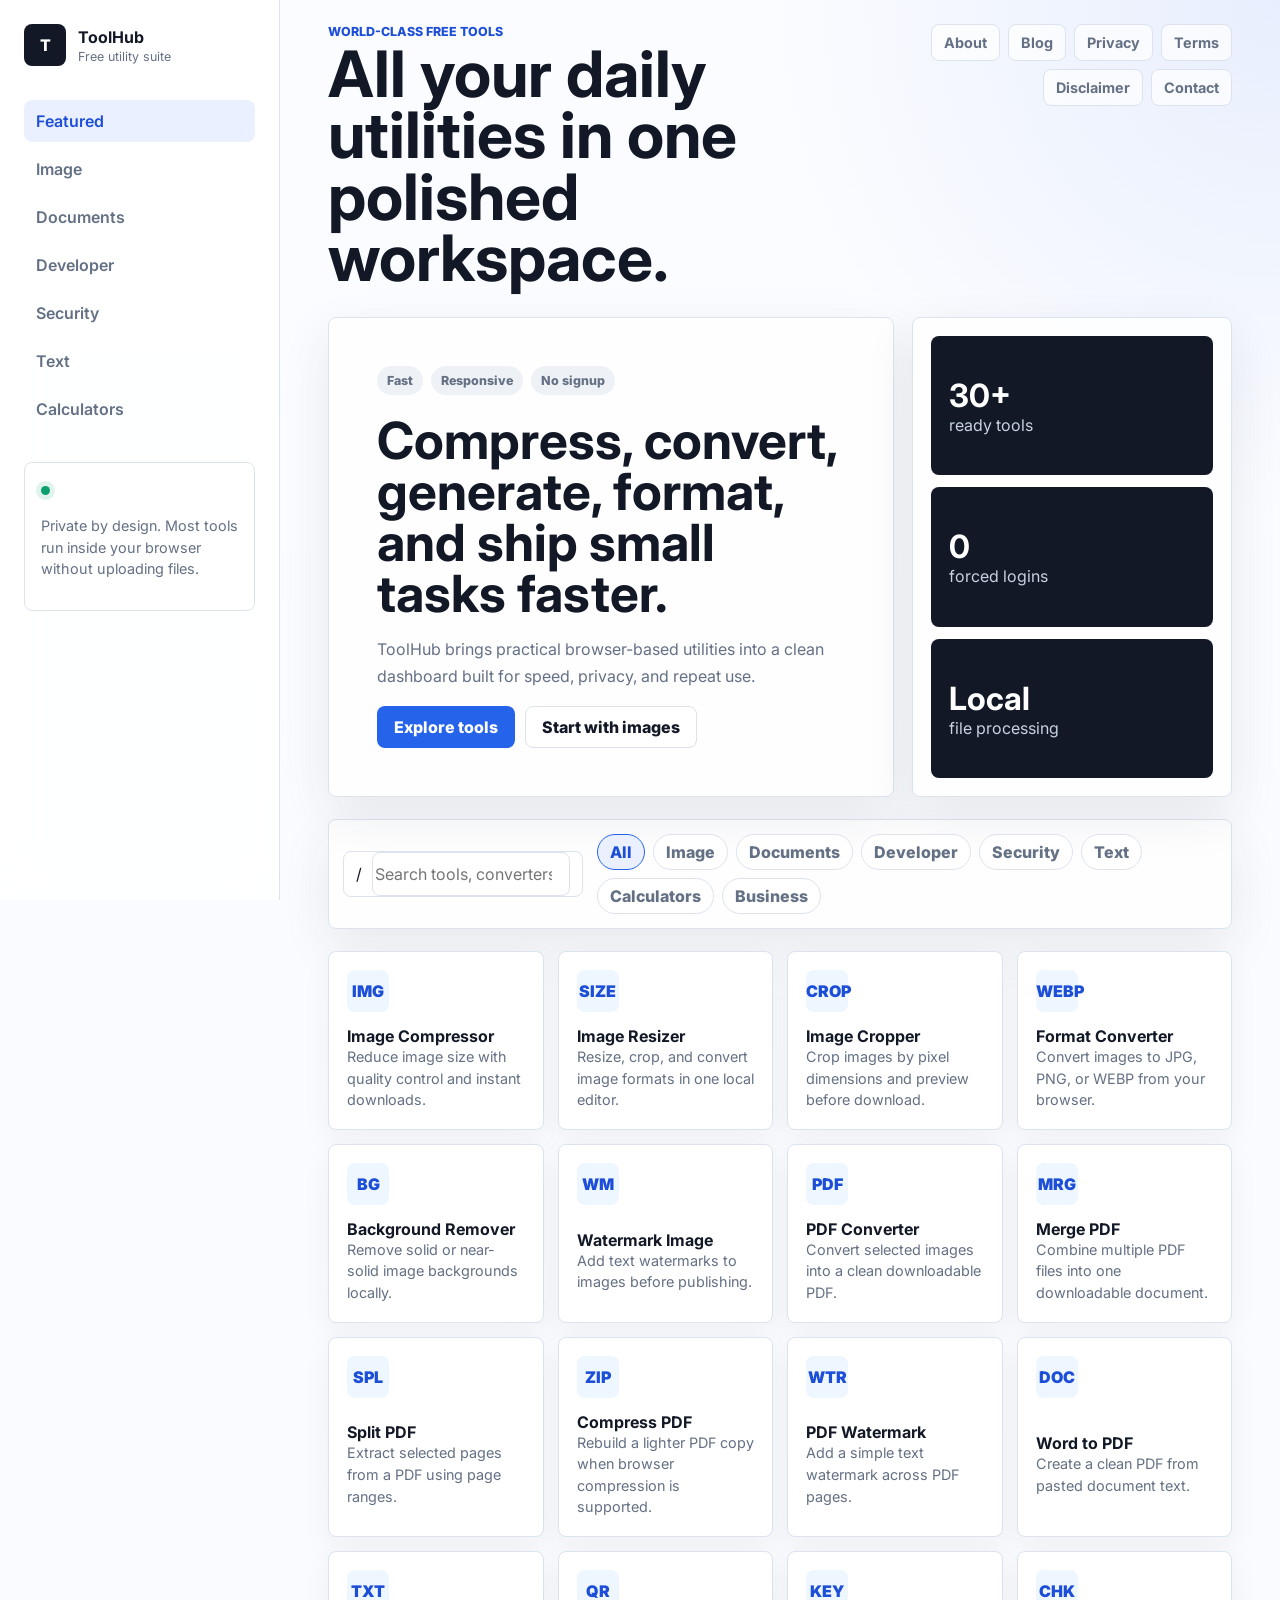
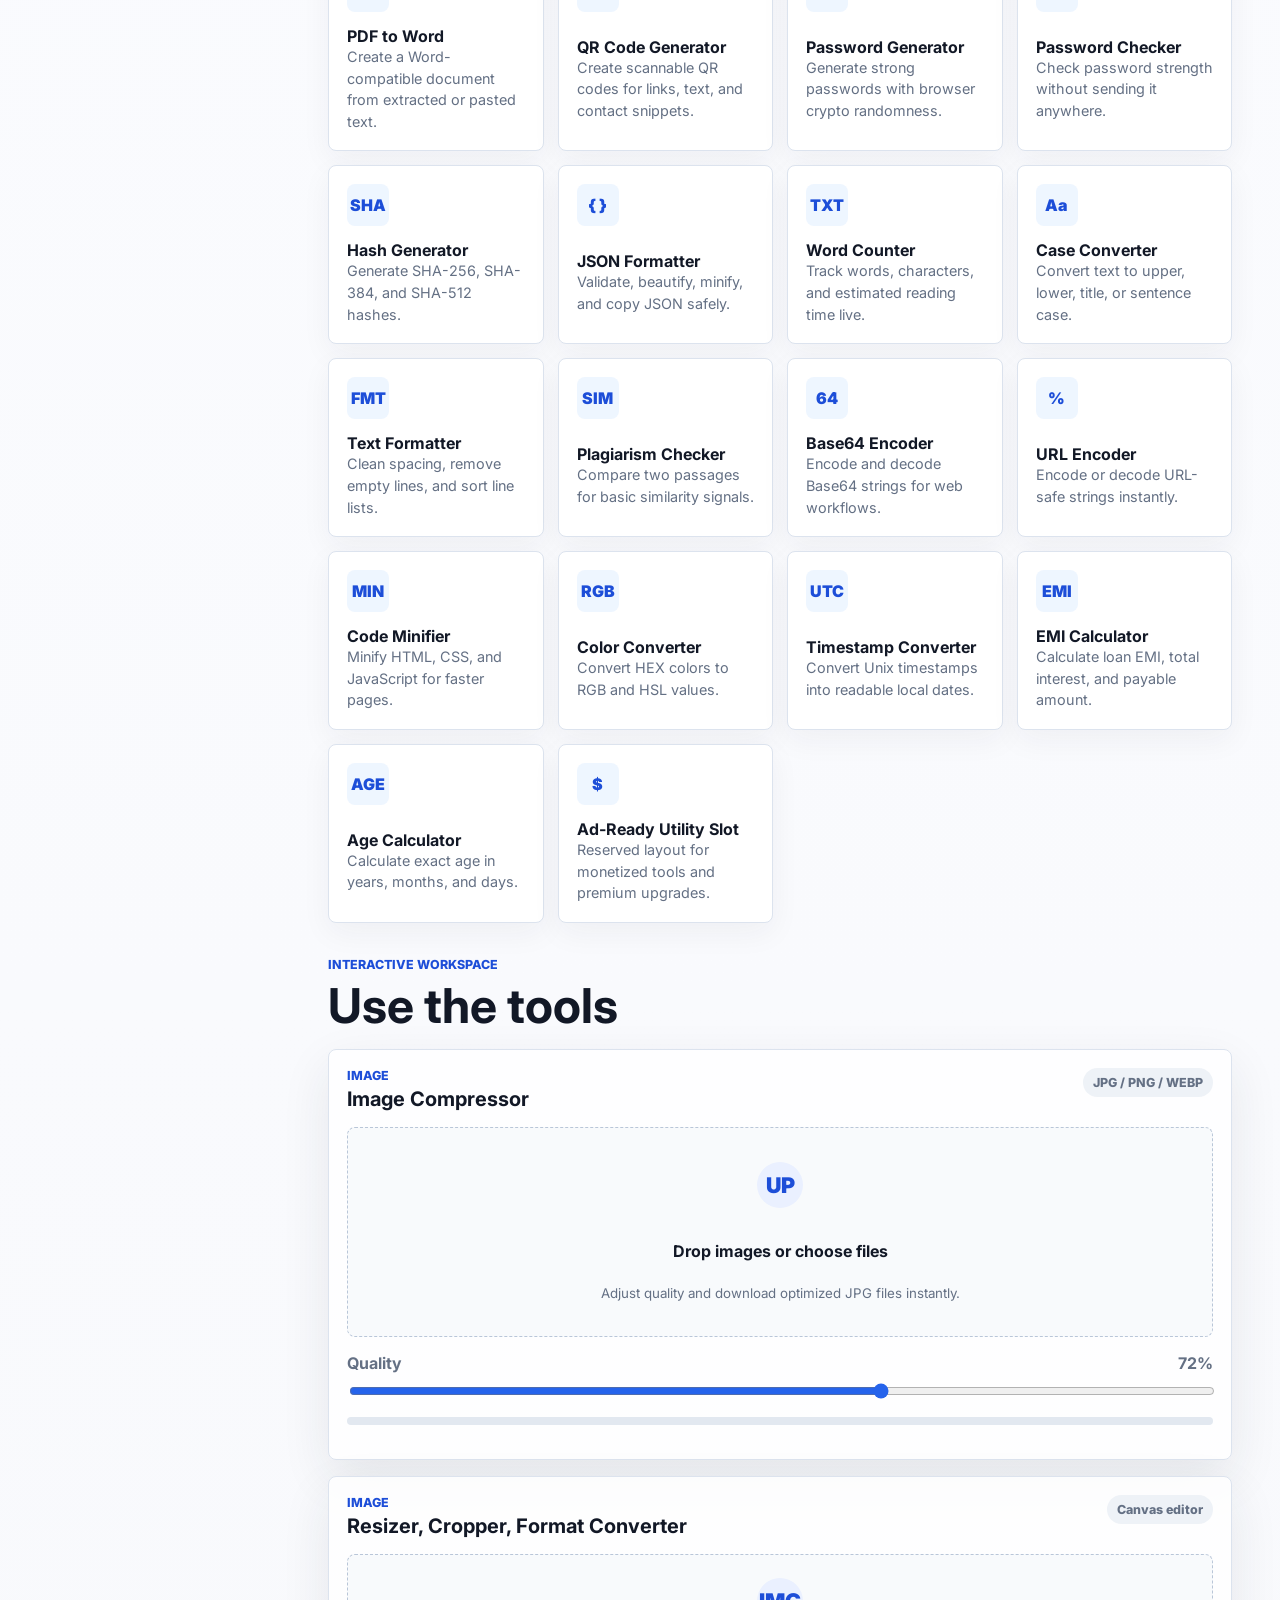
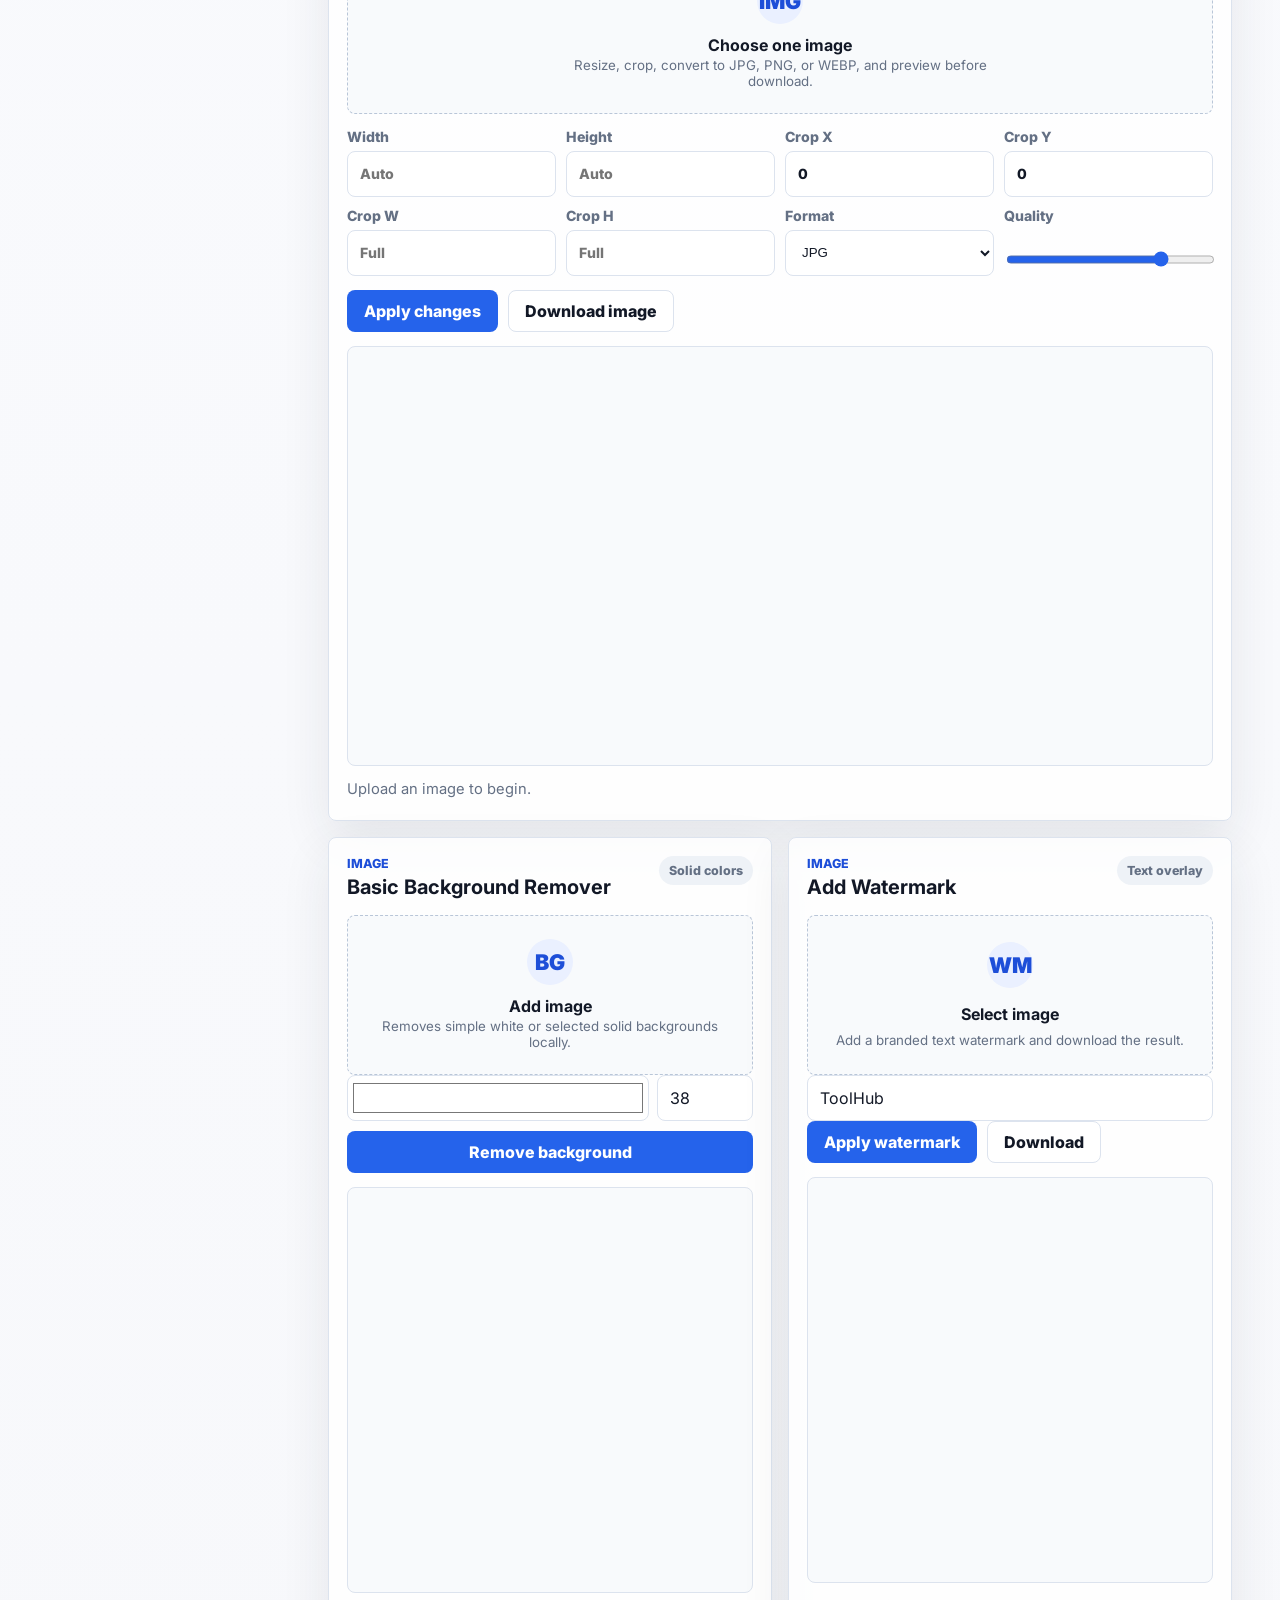
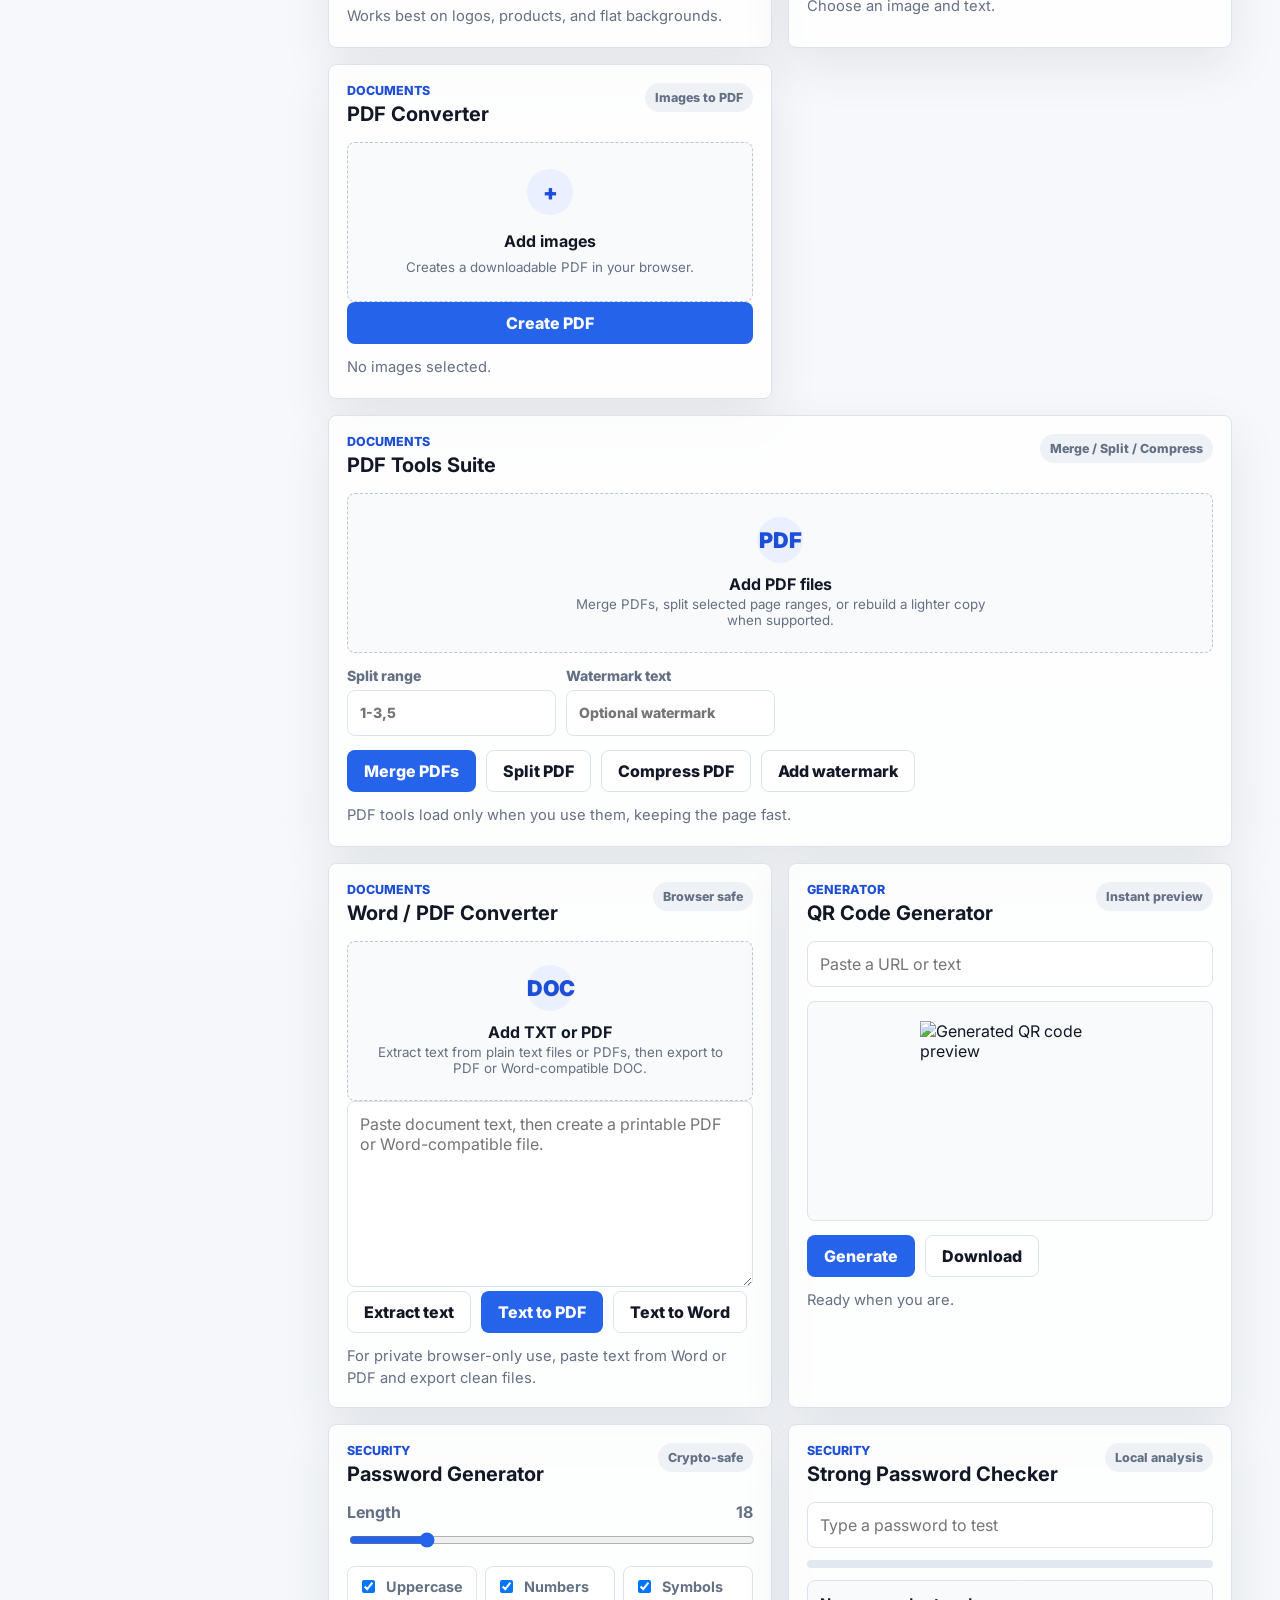
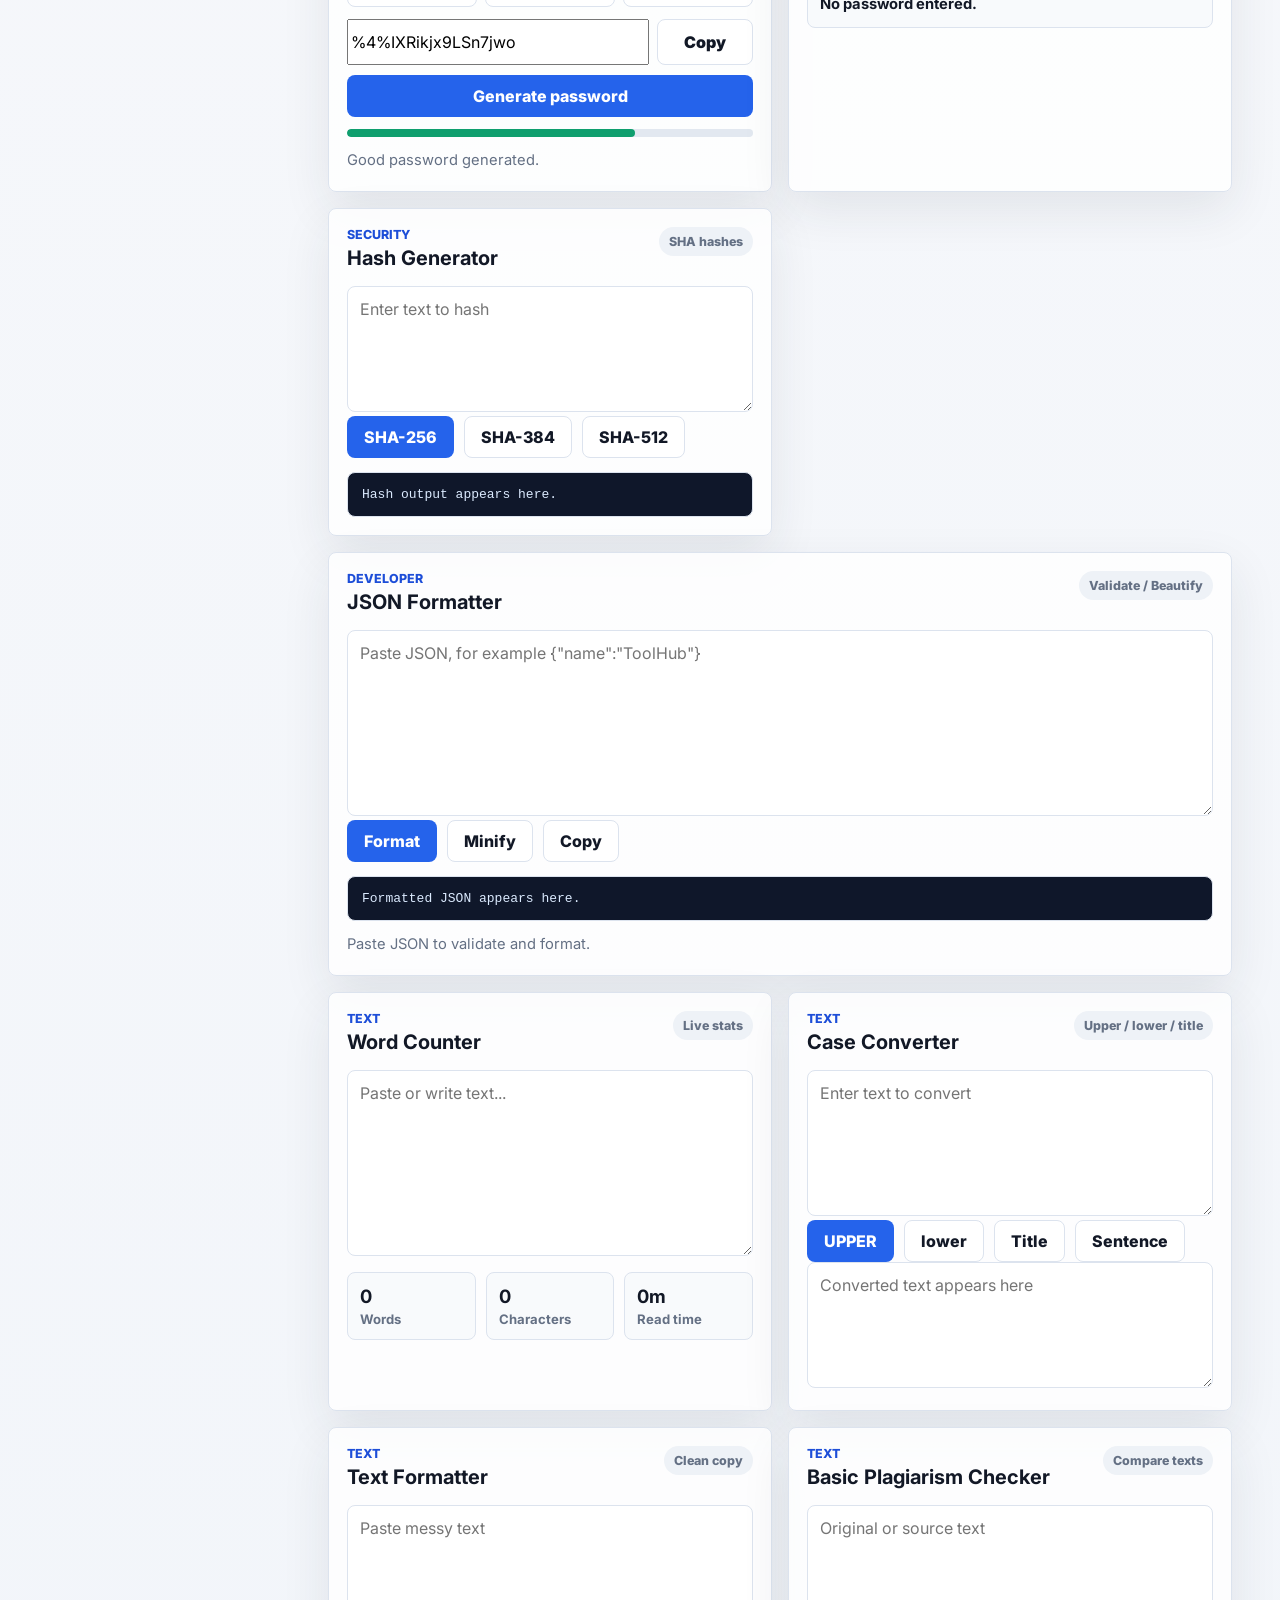
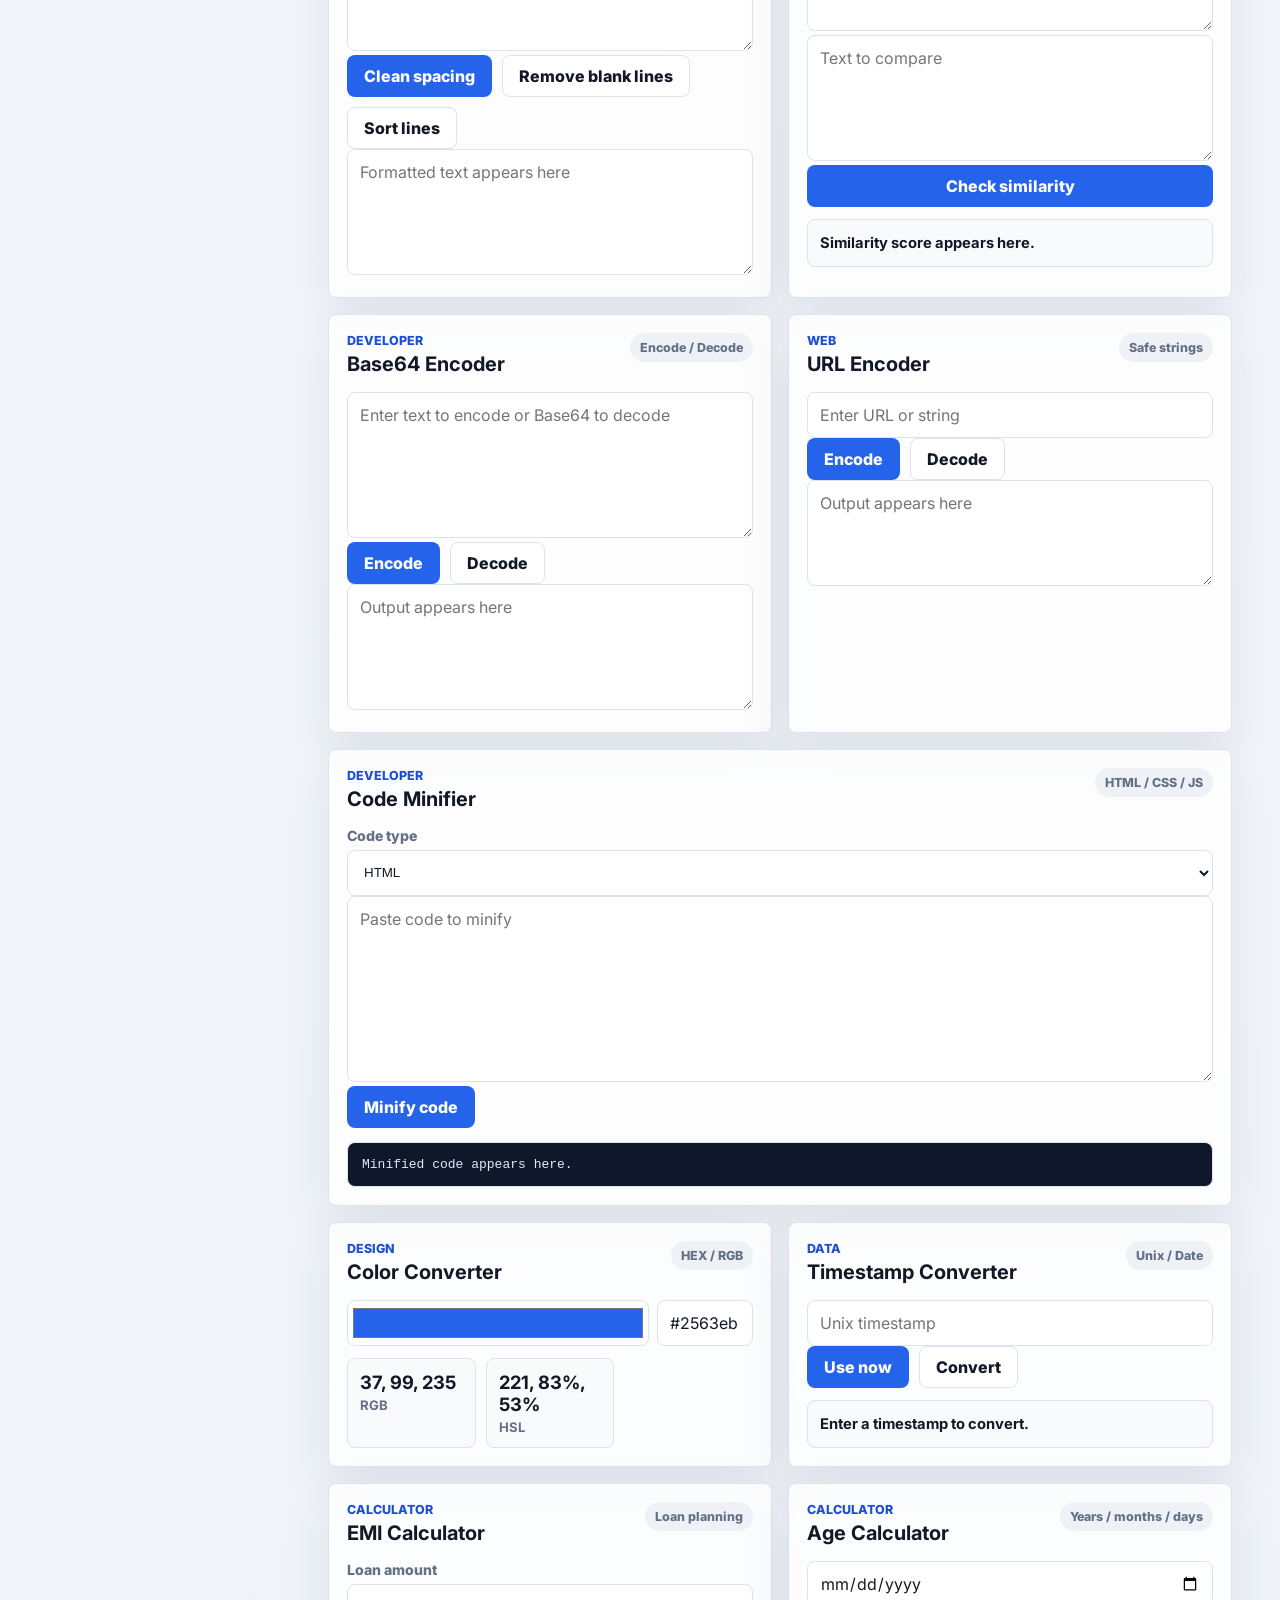
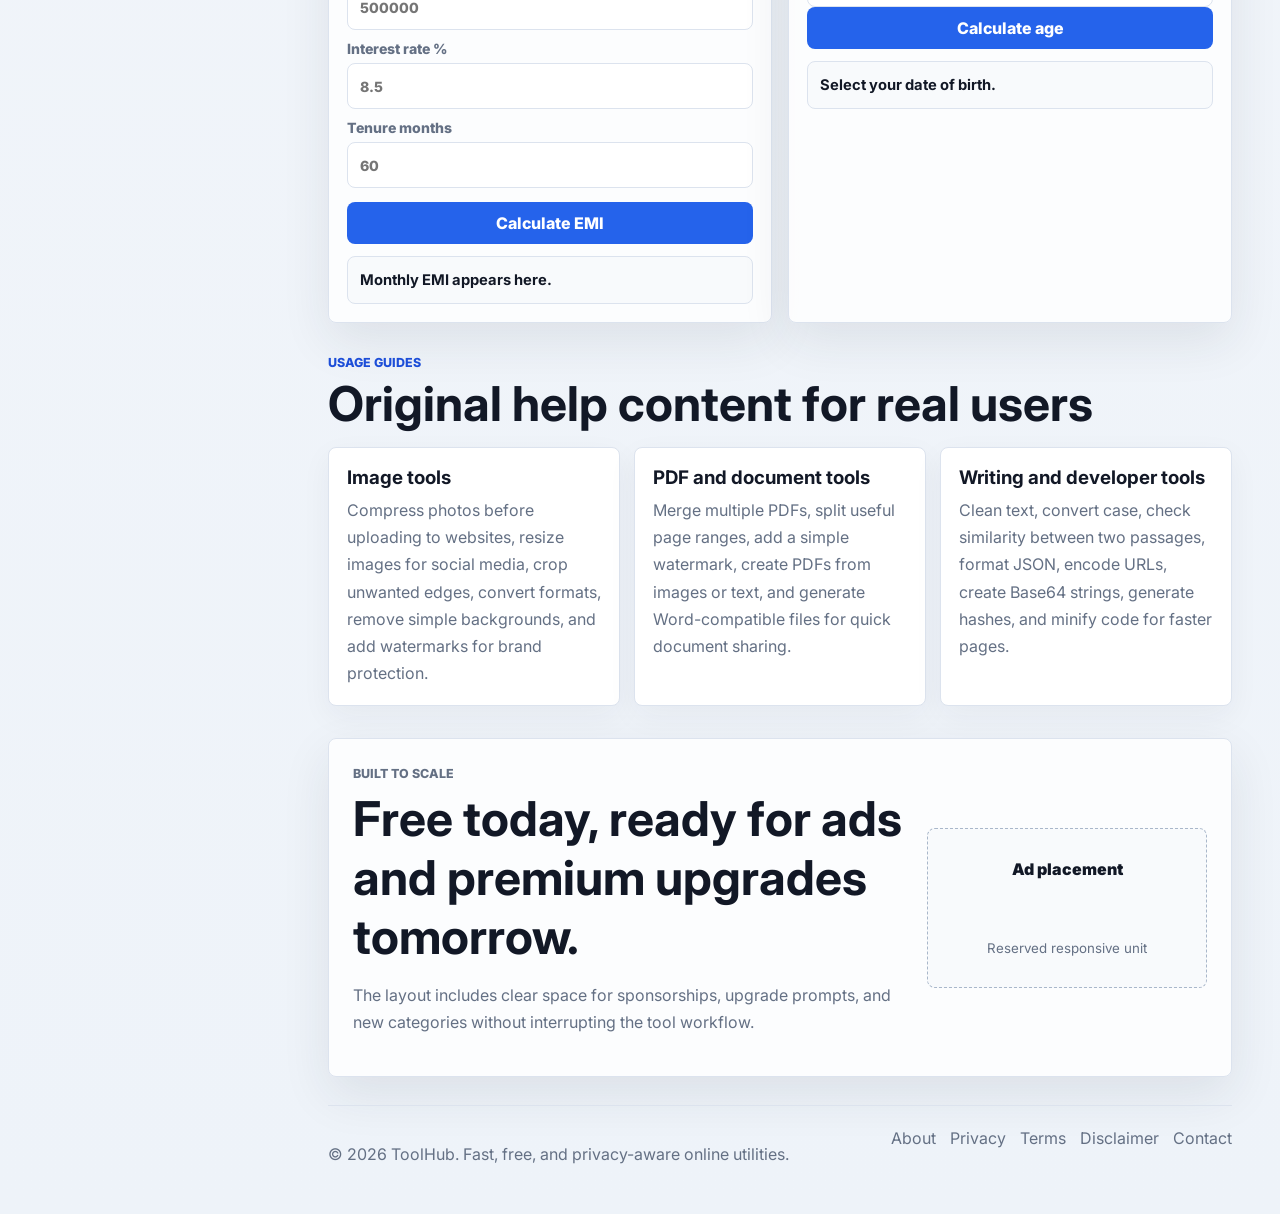
<file: index.html>
<!DOCTYPE html>
<html lang="en">
<head>
  <meta name="google-site-verification" content="sC6EMgTx3QnPUbtVfBdXi7U3Jny3ZBbtaTSs6-z-Xy4" />
  <meta name="google-adsense-account" content="ca-pub-8626625213914673">
  <meta charset="UTF-8">
  <meta name="viewport" content="width=device-width, initial-scale=1.0">
  <meta name="description" content="ToolHub is a premium free online tool hub for image compression, PDF conversion, QR codes, passwords, JSON formatting, text utilities, and more.">
  <title>ToolHub - Premium Free Online Tools</title>
  <link rel="preconnect" href="https://fonts.googleapis.com">
  <link rel="preconnect" href="https://fonts.gstatic.com" crossorigin>
  <link href="https://fonts.googleapis.com/css2?family=Inter:wght@400;500;600;700;800&display=swap" rel="stylesheet">
  <link rel="stylesheet" href="style.css">
</head>
<body>
  <div class="app-shell">
    <aside class="sidebar" aria-label="Primary navigation">
      <a class="brand" href="index.html" aria-label="ToolHub home">
        <span class="brand-mark">T</span>
        <span>
          <strong>ToolHub</strong>
          <small>Free utility suite</small>
        </span>
      </a>

      <nav class="side-nav" aria-label="Tool categories">
        <a href="#featured" class="active">Featured</a>
        <a href="#image-compressor">Image</a>
        <a href="#pdf-converter">Documents</a>
        <a href="#json-formatter">Developer</a>
        <a href="#password-generator">Security</a>
        <a href="#word-counter">Text</a>
        <a href="#emi-calculator">Calculators</a>
      </nav>

      <div class="sidebar-panel">
        <span class="status-dot"></span>
        <p>Private by design. Most tools run inside your browser without uploading files.</p>
      </div>
    </aside>

    <main class="main">
      <header class="topbar">
        <div>
          <p class="eyebrow">World-class free tools</p>
          <h1>All your daily utilities in one polished workspace.</h1>
        </div>
        <nav class="top-links" aria-label="Site pages">
          <a href="about.html">About</a>
          <a href="blog.html">Blog</a>
          <a href="privacy.html">Privacy</a>
          <a href="terms.html">Terms</a>
          <a href="disclaimer.html">Disclaimer</a>
          <a href="contact.html">Contact</a>
        </nav>
      </header>

      <section class="hero-grid" id="featured">
        <div class="hero-copy">
          <div class="trust-row" aria-label="Platform benefits">
            <span>Fast</span>
            <span>Responsive</span>
            <span>No signup</span>
          </div>
          <h2>Compress, convert, generate, format, and ship small tasks faster.</h2>
          <p>ToolHub brings practical browser-based utilities into a clean dashboard built for speed, privacy, and repeat use.</p>
          <div class="hero-actions">
            <a class="button primary" href="#tool-grid">Explore tools</a>
            <a class="button ghost" href="#image-compressor">Start with images</a>
          </div>
        </div>
        <div class="metrics-panel" aria-label="Platform summary">
          <div>
            <strong>30+</strong>
            <span>ready tools</span>
          </div>
          <div>
            <strong>0</strong>
            <span>forced logins</span>
          </div>
          <div>
            <strong>Local</strong>
            <span>file processing</span>
          </div>
        </div>
      </section>

      <section class="toolbar" aria-label="Tool search and filters">
        <div class="search-wrap">
          <span aria-hidden="true">/</span>
          <input id="toolSearch" type="search" placeholder="Search tools, converters, generators..." autocomplete="off">
        </div>
        <div class="filter-chips" id="categoryFilters" aria-label="Filter tools"></div>
      </section>

      <section class="tool-catalog" id="tool-grid" aria-label="Available tools"></section>

      <section class="workspace-section">
        <div class="section-heading">
          <p class="eyebrow">Interactive workspace</p>
          <h2>Use the tools</h2>
        </div>

        <div class="tool-workspace">
          <article class="tool-panel wide" id="image-compressor" data-tool-panel="image-tools">
            <div class="panel-heading">
              <div>
                <p class="eyebrow">Image</p>
                <h3>Image Compressor</h3>
              </div>
              <span class="tool-badge">JPG / PNG / WEBP</span>
            </div>
            <label class="drop-zone" id="imageDrop">
              <input type="file" id="imageInput" accept="image/*" multiple>
              <span class="drop-icon">UP</span>
              <strong>Drop images or choose files</strong>
              <small>Adjust quality and download optimized JPG files instantly.</small>
            </label>
            <div class="control-row">
              <label for="qualityRange">Quality <strong id="qualityValue">72%</strong></label>
              <input type="range" id="qualityRange" min="35" max="95" value="72">
            </div>
            <div class="progress-track" aria-label="Compression progress">
              <span id="imageProgress"></span>
            </div>
            <div class="result-grid" id="imageResults"></div>
          </article>

          <article class="tool-panel wide" id="image-editor" data-tool-panel="image-tools">
            <div class="panel-heading">
              <div>
                <p class="eyebrow">Image</p>
                <h3>Resizer, Cropper, Format Converter</h3>
              </div>
              <span class="tool-badge">Canvas editor</span>
            </div>
            <label class="drop-zone compact" id="editorDrop">
              <input type="file" id="editorImage" accept="image/*">
              <span class="drop-icon">IMG</span>
              <strong>Choose one image</strong>
              <small>Resize, crop, convert to JPG, PNG, or WEBP, and preview before download.</small>
            </label>
            <div class="form-grid">
              <label>Width <input id="resizeWidth" type="number" min="1" placeholder="Auto"></label>
              <label>Height <input id="resizeHeight" type="number" min="1" placeholder="Auto"></label>
              <label>Crop X <input id="cropX" type="number" min="0" value="0"></label>
              <label>Crop Y <input id="cropY" type="number" min="0" value="0"></label>
              <label>Crop W <input id="cropW" type="number" min="1" placeholder="Full"></label>
              <label>Crop H <input id="cropH" type="number" min="1" placeholder="Full"></label>
              <label>Format
                <select id="imageFormat">
                  <option value="image/jpeg">JPG</option>
                  <option value="image/png">PNG</option>
                  <option value="image/webp">WEBP</option>
                </select>
              </label>
              <label>Quality <input id="editorQuality" type="range" min="40" max="95" value="82"></label>
            </div>
            <div class="split-actions">
              <button class="button primary" id="applyImageEditBtn">Apply changes</button>
              <button class="button ghost" id="downloadEditedImageBtn">Download image</button>
            </div>
            <canvas id="editorCanvas" class="preview-canvas" width="1" height="1"></canvas>
            <div class="status-line" id="editorStatus">Upload an image to begin.</div>
          </article>

          <article class="tool-panel" id="background-remover" data-tool-panel="image-tools">
            <div class="panel-heading">
              <div>
                <p class="eyebrow">Image</p>
                <h3>Basic Background Remover</h3>
              </div>
              <span class="tool-badge">Solid colors</span>
            </div>
            <label class="drop-zone compact">
              <input type="file" id="bgImage" accept="image/*">
              <span class="drop-icon">BG</span>
              <strong>Add image</strong>
              <small>Removes simple white or selected solid backgrounds locally.</small>
            </label>
            <div class="color-row">
              <input id="bgColor" type="color" value="#ffffff" aria-label="Background color">
              <input id="bgTolerance" type="number" min="0" max="160" value="38" aria-label="Tolerance">
            </div>
            <button class="button primary full" id="removeBgBtn">Remove background</button>
            <canvas id="bgCanvas" class="preview-canvas" width="1" height="1"></canvas>
            <div class="status-line" id="bgStatus">Works best on logos, products, and flat backgrounds.</div>
          </article>

          <article class="tool-panel" id="image-watermark" data-tool-panel="image-tools">
            <div class="panel-heading">
              <div>
                <p class="eyebrow">Image</p>
                <h3>Add Watermark</h3>
              </div>
              <span class="tool-badge">Text overlay</span>
            </div>
            <label class="drop-zone compact">
              <input type="file" id="watermarkImage" accept="image/*">
              <span class="drop-icon">WM</span>
              <strong>Select image</strong>
              <small>Add a branded text watermark and download the result.</small>
            </label>
            <input id="watermarkText" type="text" placeholder="Watermark text" value="ToolHub">
            <div class="split-actions">
              <button class="button primary" id="applyWatermarkBtn">Apply watermark</button>
              <button class="button ghost" id="downloadWatermarkBtn">Download</button>
            </div>
            <canvas id="watermarkCanvas" class="preview-canvas" width="1" height="1"></canvas>
            <div class="status-line" id="watermarkStatus">Choose an image and text.</div>
          </article>

          <article class="tool-panel" id="pdf-converter" data-tool-panel="document-tools">
            <div class="panel-heading">
              <div>
                <p class="eyebrow">Documents</p>
                <h3>PDF Converter</h3>
              </div>
              <span class="tool-badge">Images to PDF</span>
            </div>
            <label class="drop-zone compact" id="pdfDrop">
              <input type="file" id="pdfImages" accept="image/*" multiple>
              <span class="drop-icon">+</span>
              <strong>Add images</strong>
              <small>Creates a downloadable PDF in your browser.</small>
            </label>
            <button class="button primary full" id="createPdfBtn">Create PDF</button>
            <div class="status-line" id="pdfStatus">No images selected.</div>
          </article>

          <article class="tool-panel wide" id="pdf-suite" data-tool-panel="document-tools">
            <div class="panel-heading">
              <div>
                <p class="eyebrow">Documents</p>
                <h3>PDF Tools Suite</h3>
              </div>
              <span class="tool-badge">Merge / Split / Compress</span>
            </div>
            <label class="drop-zone compact">
              <input type="file" id="pdfFiles" accept="application/pdf" multiple>
              <span class="drop-icon">PDF</span>
              <strong>Add PDF files</strong>
              <small>Merge PDFs, split selected page ranges, or rebuild a lighter copy when supported.</small>
            </label>
            <div class="form-grid">
              <label>Split range <input id="pdfRange" type="text" placeholder="1-3,5"></label>
              <label>Watermark text <input id="pdfWatermarkText" type="text" placeholder="Optional watermark"></label>
            </div>
            <div class="split-actions">
              <button class="button primary" id="mergePdfBtn">Merge PDFs</button>
              <button class="button ghost" id="splitPdfBtn">Split PDF</button>
              <button class="button ghost" id="compressPdfBtn">Compress PDF</button>
              <button class="button ghost" id="watermarkPdfBtn">Add watermark</button>
            </div>
            <div class="status-line" id="pdfSuiteStatus">PDF tools load only when you use them, keeping the page fast.</div>
          </article>

          <article class="tool-panel" id="doc-converter" data-tool-panel="document-tools">
            <div class="panel-heading">
              <div>
                <p class="eyebrow">Documents</p>
                <h3>Word / PDF Converter</h3>
              </div>
              <span class="tool-badge">Browser safe</span>
            </div>
            <label class="drop-zone compact">
              <input type="file" id="docFile" accept=".txt,.pdf,text/plain,application/pdf">
              <span class="drop-icon">DOC</span>
              <strong>Add TXT or PDF</strong>
              <small>Extract text from plain text files or PDFs, then export to PDF or Word-compatible DOC.</small>
            </label>
            <textarea id="docText" rows="8" placeholder="Paste document text, then create a printable PDF or Word-compatible file."></textarea>
            <div class="split-actions">
              <button class="button ghost" id="extractDocTextBtn">Extract text</button>
              <button class="button primary" id="textToPdfBtn">Text to PDF</button>
              <button class="button ghost" id="textToWordBtn">Text to Word</button>
            </div>
            <div class="status-line" id="docStatus">For private browser-only use, paste text from Word or PDF and export clean files.</div>
          </article>

          <article class="tool-panel" id="qr-generator" data-tool-panel="developer-tools">
            <div class="panel-heading">
              <div>
                <p class="eyebrow">Generator</p>
                <h3>QR Code Generator</h3>
              </div>
              <span class="tool-badge">Instant preview</span>
            </div>
            <input id="qrText" type="text" placeholder="Paste a URL or text">
            <div class="qr-preview">
              <img id="qrPreview" alt="Generated QR code preview">
            </div>
            <div class="split-actions">
              <button class="button primary" id="generateQrBtn">Generate</button>
              <a class="button ghost" id="downloadQrBtn" download="toolhub-qr.png">Download</a>
            </div>
            <div class="status-line" id="qrStatus">Ready when you are.</div>
          </article>

          <article class="tool-panel" id="password-generator" data-tool-panel="security-tools">
            <div class="panel-heading">
              <div>
                <p class="eyebrow">Security</p>
                <h3>Password Generator</h3>
              </div>
              <span class="tool-badge">Crypto-safe</span>
            </div>
            <div class="control-row">
              <label for="passwordLength">Length <strong id="passwordLengthValue">18</strong></label>
              <input id="passwordLength" type="range" min="8" max="64" value="18">
            </div>
            <div class="option-grid">
              <label><input type="checkbox" id="useUpper" checked> Uppercase</label>
              <label><input type="checkbox" id="useNumbers" checked> Numbers</label>
              <label><input type="checkbox" id="useSymbols" checked> Symbols</label>
            </div>
            <div class="output-row">
              <input id="passwordOutput" readonly value="">
              <button class="icon-button" id="copyPasswordBtn" title="Copy password">Copy</button>
            </div>
            <button class="button primary full" id="generatePasswordBtn">Generate password</button>
            <div class="strength-meter"><span id="strengthBar"></span></div>
            <div class="status-line" id="passwordStatus">Choose settings and generate.</div>
          </article>

          <article class="tool-panel" id="password-checker" data-tool-panel="security-tools">
            <div class="panel-heading">
              <div>
                <p class="eyebrow">Security</p>
                <h3>Strong Password Checker</h3>
              </div>
              <span class="tool-badge">Local analysis</span>
            </div>
            <input id="passwordCheckInput" type="password" placeholder="Type a password to test">
            <div class="strength-meter"><span id="checkStrengthBar"></span></div>
            <div class="status-line strong" id="passwordCheckOutput">No password entered.</div>
          </article>

          <article class="tool-panel" id="hash-generator" data-tool-panel="security-tools">
            <div class="panel-heading">
              <div>
                <p class="eyebrow">Security</p>
                <h3>Hash Generator</h3>
              </div>
              <span class="tool-badge">SHA hashes</span>
            </div>
            <textarea id="hashInput" rows="5" placeholder="Enter text to hash"></textarea>
            <div class="split-actions">
              <button class="button primary" id="sha256Btn">SHA-256</button>
              <button class="button ghost" id="sha384Btn">SHA-384</button>
              <button class="button ghost" id="sha512Btn">SHA-512</button>
            </div>
            <pre class="code-output" id="hashOutput">Hash output appears here.</pre>
          </article>

          <article class="tool-panel wide" id="json-formatter" data-tool-panel="developer-tools">
            <div class="panel-heading">
              <div>
                <p class="eyebrow">Developer</p>
                <h3>JSON Formatter</h3>
              </div>
              <span class="tool-badge">Validate / Beautify</span>
            </div>
            <textarea id="jsonInput" rows="8" placeholder='Paste JSON, for example {"name":"ToolHub"}'></textarea>
            <div class="split-actions">
              <button class="button primary" id="formatJsonBtn">Format</button>
              <button class="button ghost" id="minifyJsonBtn">Minify</button>
              <button class="button ghost" id="copyJsonBtn">Copy</button>
            </div>
            <pre class="code-output" id="jsonOutput">Formatted JSON appears here.</pre>
            <div class="status-line" id="jsonStatus">Paste JSON to validate and format.</div>
          </article>

          <article class="tool-panel" id="word-counter" data-tool-panel="text-tools">
            <div class="panel-heading">
              <div>
                <p class="eyebrow">Text</p>
                <h3>Word Counter</h3>
              </div>
              <span class="tool-badge">Live stats</span>
            </div>
            <textarea id="wordInput" rows="8" placeholder="Paste or write text..."></textarea>
            <div class="stat-grid">
              <div><strong id="wordCount">0</strong><span>Words</span></div>
              <div><strong id="charCount">0</strong><span>Characters</span></div>
              <div><strong id="readTime">0m</strong><span>Read time</span></div>
            </div>
          </article>

          <article class="tool-panel" id="case-converter" data-tool-panel="text-tools">
            <div class="panel-heading">
              <div>
                <p class="eyebrow">Text</p>
                <h3>Case Converter</h3>
              </div>
              <span class="tool-badge">Upper / lower / title</span>
            </div>
            <textarea id="caseInput" rows="6" placeholder="Enter text to convert"></textarea>
            <div class="split-actions">
              <button class="button primary" data-case="upper">UPPER</button>
              <button class="button ghost" data-case="lower">lower</button>
              <button class="button ghost" data-case="title">Title</button>
              <button class="button ghost" data-case="sentence">Sentence</button>
            </div>
            <textarea id="caseOutput" rows="5" readonly placeholder="Converted text appears here"></textarea>
          </article>

          <article class="tool-panel" id="text-formatter" data-tool-panel="text-tools">
            <div class="panel-heading">
              <div>
                <p class="eyebrow">Text</p>
                <h3>Text Formatter</h3>
              </div>
              <span class="tool-badge">Clean copy</span>
            </div>
            <textarea id="formatTextInput" rows="6" placeholder="Paste messy text"></textarea>
            <div class="split-actions">
              <button class="button primary" id="cleanTextBtn">Clean spacing</button>
              <button class="button ghost" id="removeLinesBtn">Remove blank lines</button>
              <button class="button ghost" id="sortLinesBtn">Sort lines</button>
            </div>
            <textarea id="formatTextOutput" rows="5" readonly placeholder="Formatted text appears here"></textarea>
          </article>

          <article class="tool-panel" id="plagiarism-checker" data-tool-panel="text-tools">
            <div class="panel-heading">
              <div>
                <p class="eyebrow">Text</p>
                <h3>Basic Plagiarism Checker</h3>
              </div>
              <span class="tool-badge">Compare texts</span>
            </div>
            <textarea id="plagiarismA" rows="5" placeholder="Original or source text"></textarea>
            <textarea id="plagiarismB" rows="5" placeholder="Text to compare"></textarea>
            <button class="button primary full" id="checkSimilarityBtn">Check similarity</button>
            <div class="status-line strong" id="plagiarismOutput">Similarity score appears here.</div>
          </article>

          <article class="tool-panel" id="base64-tool" data-tool-panel="developer-tools">
            <div class="panel-heading">
              <div>
                <p class="eyebrow">Developer</p>
                <h3>Base64 Encoder</h3>
              </div>
              <span class="tool-badge">Encode / Decode</span>
            </div>
            <textarea id="base64Input" rows="6" placeholder="Enter text to encode or Base64 to decode"></textarea>
            <div class="split-actions">
              <button class="button primary" id="encodeBase64Btn">Encode</button>
              <button class="button ghost" id="decodeBase64Btn">Decode</button>
            </div>
            <textarea id="base64Output" rows="5" readonly placeholder="Output appears here"></textarea>
          </article>

          <article class="tool-panel" id="url-tool" data-tool-panel="developer-tools">
            <div class="panel-heading">
              <div>
                <p class="eyebrow">Web</p>
                <h3>URL Encoder</h3>
              </div>
              <span class="tool-badge">Safe strings</span>
            </div>
            <input id="urlInput" type="text" placeholder="Enter URL or string">
            <div class="split-actions">
              <button class="button primary" id="encodeUrlBtn">Encode</button>
              <button class="button ghost" id="decodeUrlBtn">Decode</button>
            </div>
            <textarea id="urlOutput" rows="4" readonly placeholder="Output appears here"></textarea>
          </article>

          <article class="tool-panel wide" id="code-minifier" data-tool-panel="developer-tools">
            <div class="panel-heading">
              <div>
                <p class="eyebrow">Developer</p>
                <h3>Code Minifier</h3>
              </div>
              <span class="tool-badge">HTML / CSS / JS</span>
            </div>
            <label>Code type
              <select id="minifyType">
                <option value="html">HTML</option>
                <option value="css">CSS</option>
                <option value="js">JavaScript</option>
              </select>
            </label>
            <textarea id="minifyInput" rows="8" placeholder="Paste code to minify"></textarea>
            <button class="button primary" id="minifyCodeBtn">Minify code</button>
            <pre class="code-output" id="minifyOutput">Minified code appears here.</pre>
          </article>

          <article class="tool-panel" id="color-tool" data-tool-panel="developer-tools">
            <div class="panel-heading">
              <div>
                <p class="eyebrow">Design</p>
                <h3>Color Converter</h3>
              </div>
              <span class="tool-badge">HEX / RGB</span>
            </div>
            <div class="color-row">
              <input id="colorPicker" type="color" value="#2563eb" aria-label="Pick color">
              <input id="hexInput" type="text" value="#2563eb" aria-label="Hex color">
            </div>
            <div class="stat-grid">
              <div><strong id="rgbValue">37, 99, 235</strong><span>RGB</span></div>
              <div><strong id="hslValue">224, 84%, 53%</strong><span>HSL</span></div>
            </div>
          </article>

          <article class="tool-panel" id="timestamp-tool" data-tool-panel="developer-tools">
            <div class="panel-heading">
              <div>
                <p class="eyebrow">Data</p>
                <h3>Timestamp Converter</h3>
              </div>
              <span class="tool-badge">Unix / Date</span>
            </div>
            <input id="timestampInput" type="number" placeholder="Unix timestamp">
            <div class="split-actions">
              <button class="button primary" id="timestampNowBtn">Use now</button>
              <button class="button ghost" id="convertTimestampBtn">Convert</button>
            </div>
            <div class="status-line strong" id="timestampOutput">Enter a timestamp to convert.</div>
          </article>

          <article class="tool-panel" id="emi-calculator" data-tool-panel="calculator-tools">
            <div class="panel-heading">
              <div>
                <p class="eyebrow">Calculator</p>
                <h3>EMI Calculator</h3>
              </div>
              <span class="tool-badge">Loan planning</span>
            </div>
            <div class="form-grid single">
              <label>Loan amount <input id="emiPrincipal" type="number" min="0" placeholder="500000"></label>
              <label>Interest rate % <input id="emiRate" type="number" min="0" step="0.01" placeholder="8.5"></label>
              <label>Tenure months <input id="emiMonths" type="number" min="1" placeholder="60"></label>
            </div>
            <button class="button primary full" id="calculateEmiBtn">Calculate EMI</button>
            <div class="status-line strong" id="emiOutput">Monthly EMI appears here.</div>
          </article>

          <article class="tool-panel" id="age-calculator" data-tool-panel="calculator-tools">
            <div class="panel-heading">
              <div>
                <p class="eyebrow">Calculator</p>
                <h3>Age Calculator</h3>
              </div>
              <span class="tool-badge">Years / months / days</span>
            </div>
            <input id="birthDate" type="date" aria-label="Birth date">
            <button class="button primary full" id="calculateAgeBtn">Calculate age</button>
            <div class="status-line strong" id="ageOutput">Select your date of birth.</div>
          </article>
        </div>
      </section>

      <section class="content-guides">
        <div class="section-heading">
          <p class="eyebrow">Usage guides</p>
          <h2>Original help content for real users</h2>
        </div>
        <div class="guide-grid">
          <article>
            <h3>Image tools</h3>
            <p>Compress photos before uploading to websites, resize images for social media, crop unwanted edges, convert formats, remove simple backgrounds, and add watermarks for brand protection.</p>
          </article>
          <article>
            <h3>PDF and document tools</h3>
            <p>Merge multiple PDFs, split useful page ranges, add a simple watermark, create PDFs from images or text, and generate Word-compatible files for quick document sharing.</p>
          </article>
          <article>
            <h3>Writing and developer tools</h3>
            <p>Clean text, convert case, check similarity between two passages, format JSON, encode URLs, create Base64 strings, generate hashes, and minify code for faster pages.</p>
          </article>
        </div>
      </section>

      <section class="monetization">
        <div>
          <p class="eyebrow">Built to scale</p>
          <h2>Free today, ready for ads and premium upgrades tomorrow.</h2>
          <p>The layout includes clear space for sponsorships, upgrade prompts, and new categories without interrupting the tool workflow.</p>
        </div>
        <div class="ad-slot" aria-label="Advertisement placeholder">
          <span>Ad placement</span>
          <small>Reserved responsive unit</small>
        </div>
      </section>

      <footer class="site-footer">
        <p>&copy; 2026 ToolHub. Fast, free, and privacy-aware online utilities.</p>
        <div>
          <a href="about.html">About</a>
          <a href="privacy.html">Privacy</a>
          <a href="terms.html">Terms</a>
          <a href="disclaimer.html">Disclaimer</a>
          <a href="contact.html">Contact</a>
        </div>
      </footer>
    </main>
  </div>

  <script src="script.js"></script>
</body>
</html>
</file>
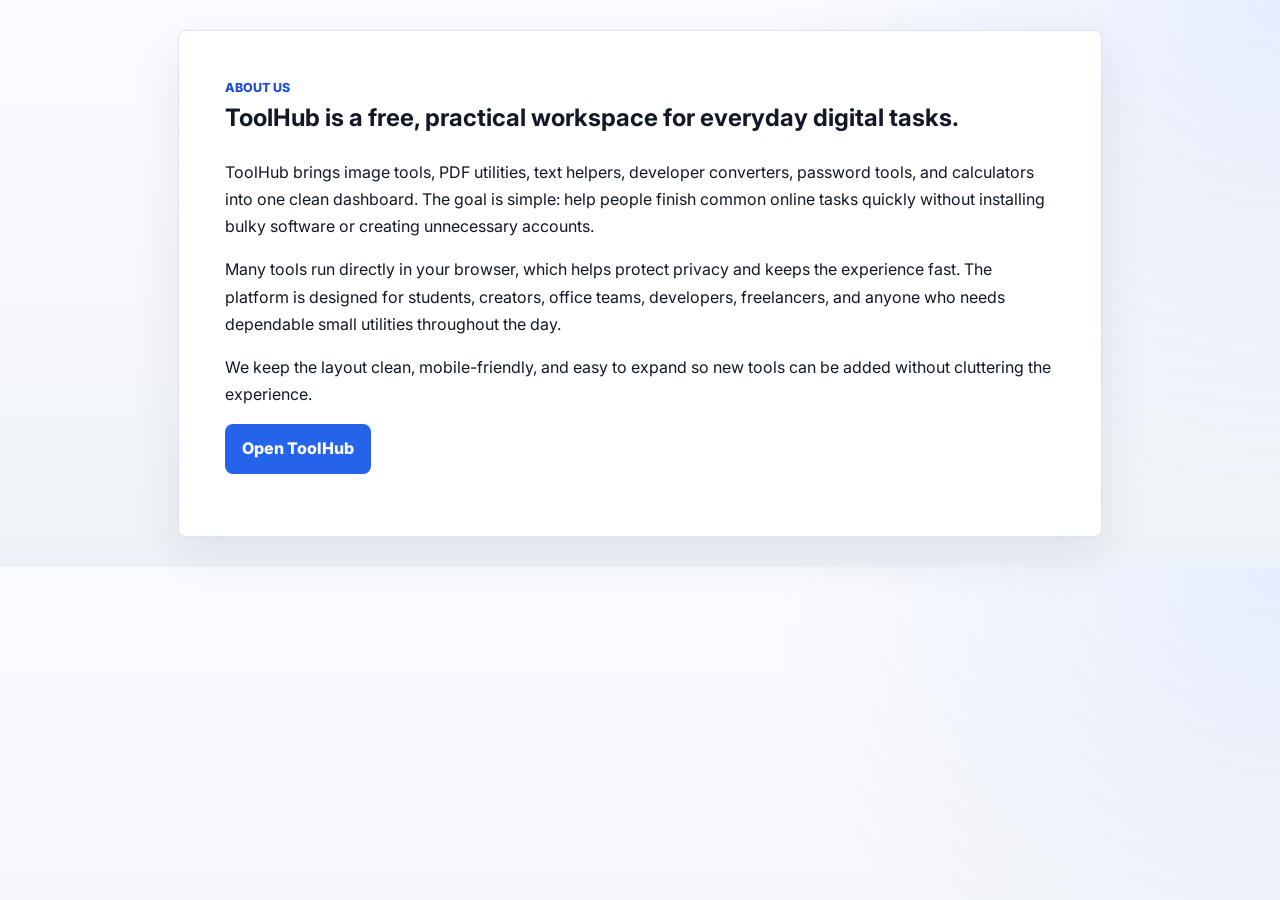
<file: about.html>
<!DOCTYPE html>
<html lang="en">
<head>
  <meta name="google-adsense-account" content="ca-pub-8626625213914673">
  <meta charset="UTF-8">
  <meta name="viewport" content="width=device-width, initial-scale=1.0">
  <meta name="description" content="Learn about ToolHub, a free browser-based utility platform for images, PDFs, text, code, security, and calculators.">
  <title>About Us - ToolHub</title>
  <link rel="preconnect" href="https://fonts.googleapis.com">
  <link rel="preconnect" href="https://fonts.gstatic.com" crossorigin>
  <link href="https://fonts.googleapis.com/css2?family=Inter:wght@400;500;600;700;800&display=swap" rel="stylesheet">
  <link rel="stylesheet" href="style.css">
</head>
<body>
  <main class="page-shell">
    <article class="page-card">
      <p class="eyebrow">About us</p>
      <h1>ToolHub is a free, practical workspace for everyday digital tasks.</h1>
      <p>ToolHub brings image tools, PDF utilities, text helpers, developer converters, password tools, and calculators into one clean dashboard. The goal is simple: help people finish common online tasks quickly without installing bulky software or creating unnecessary accounts.</p>
      <p>Many tools run directly in your browser, which helps protect privacy and keeps the experience fast. The platform is designed for students, creators, office teams, developers, freelancers, and anyone who needs dependable small utilities throughout the day.</p>
      <p>We keep the layout clean, mobile-friendly, and easy to expand so new tools can be added without cluttering the experience.</p>
      <p><a class="button primary" href="index.html">Open ToolHub</a></p>
    </article>
  </main>
</body>
</html>
</file>
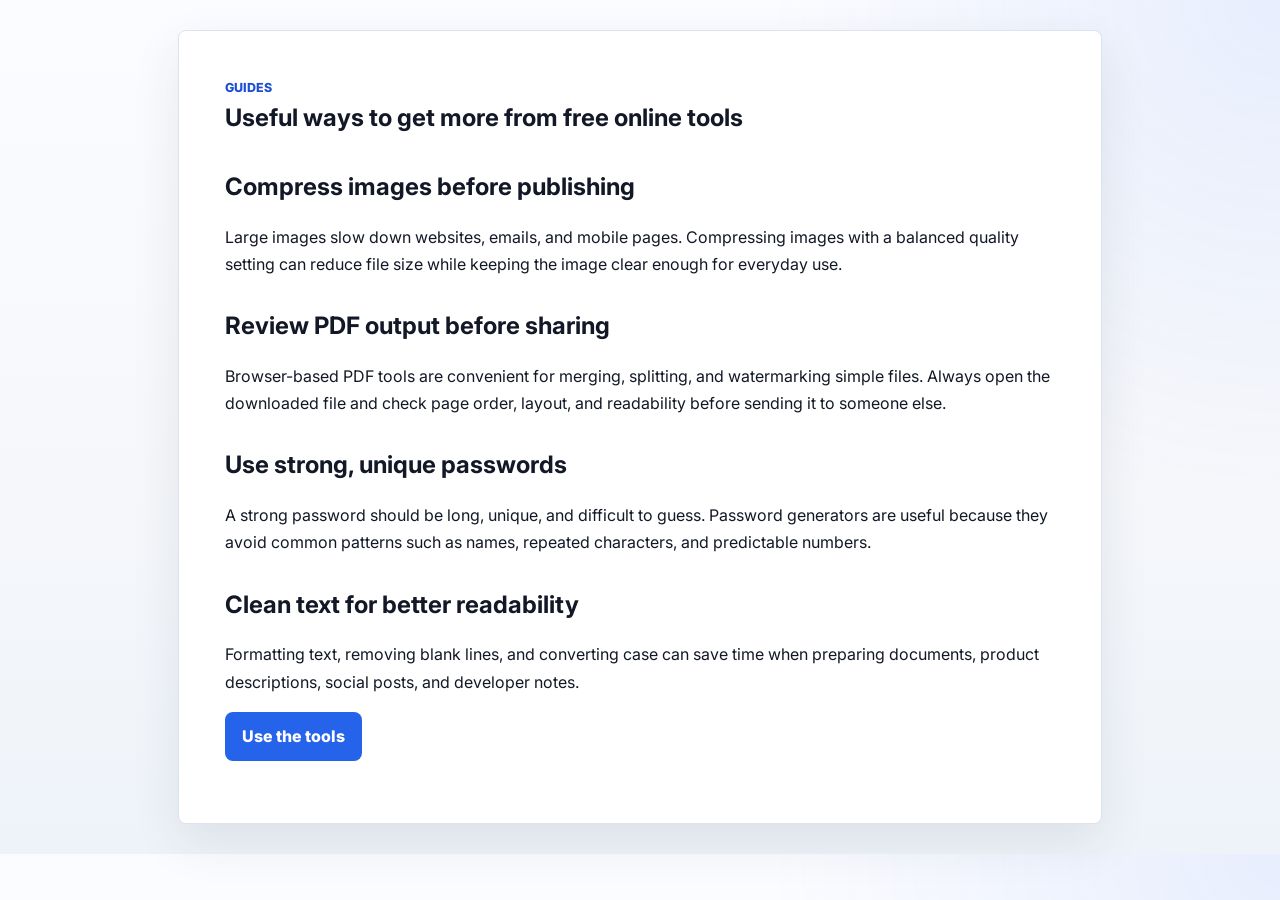
<file: blog.html>
<!DOCTYPE html>
<html lang="en">
<head>
  <meta name="google-adsense-account" content="ca-pub-8626625213914673">
  <meta charset="UTF-8">
  <meta name="viewport" content="width=device-width, initial-scale=1.0">
  <meta name="description" content="ToolHub guides for compressing images, working with PDFs, improving passwords, formatting text, and using free online tools safely.">
  <title>ToolHub Guides</title>
  <link rel="preconnect" href="https://fonts.googleapis.com">
  <link rel="preconnect" href="https://fonts.gstatic.com" crossorigin>
  <link href="https://fonts.googleapis.com/css2?family=Inter:wght@400;500;600;700;800&display=swap" rel="stylesheet">
  <link rel="stylesheet" href="style.css">
</head>
<body>
  <main class="page-shell">
    <article class="page-card">
      <p class="eyebrow">Guides</p>
      <h1>Useful ways to get more from free online tools</h1>
      <h2>Compress images before publishing</h2>
      <p>Large images slow down websites, emails, and mobile pages. Compressing images with a balanced quality setting can reduce file size while keeping the image clear enough for everyday use.</p>
      <h2>Review PDF output before sharing</h2>
      <p>Browser-based PDF tools are convenient for merging, splitting, and watermarking simple files. Always open the downloaded file and check page order, layout, and readability before sending it to someone else.</p>
      <h2>Use strong, unique passwords</h2>
      <p>A strong password should be long, unique, and difficult to guess. Password generators are useful because they avoid common patterns such as names, repeated characters, and predictable numbers.</p>
      <h2>Clean text for better readability</h2>
      <p>Formatting text, removing blank lines, and converting case can save time when preparing documents, product descriptions, social posts, and developer notes.</p>
      <p><a class="button primary" href="index.html">Use the tools</a></p>
    </article>
  </main>
</body>
</html>
</file>
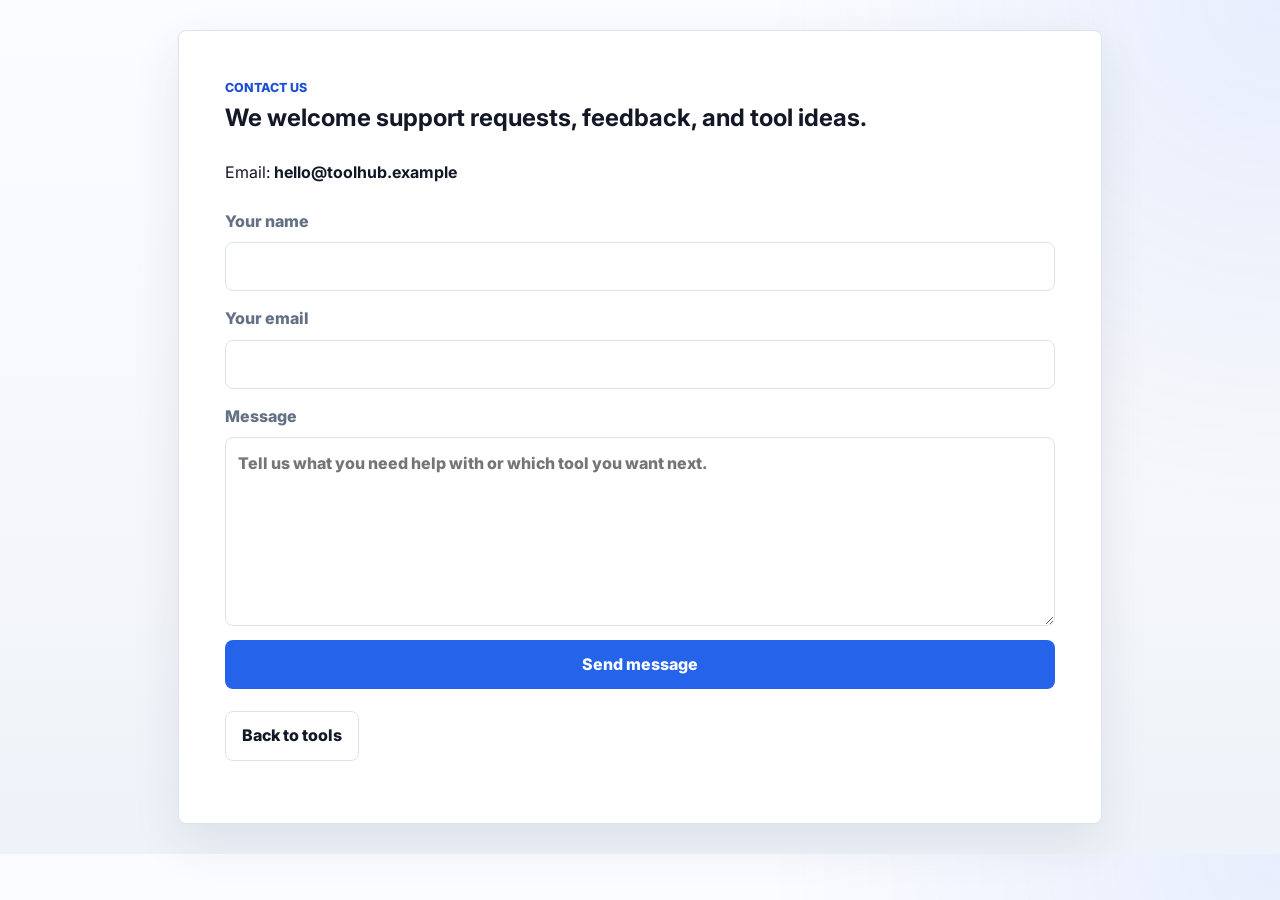
<file: contact.html>
<!DOCTYPE html>
<html lang="en">
<head>
  <meta name="google-adsense-account" content="ca-pub-8626625213914673">
  <meta charset="UTF-8">
  <meta name="viewport" content="width=device-width, initial-scale=1.0">
  <meta name="description" content="Contact ToolHub for support, feedback, bug reports, partnership questions, and new tool suggestions.">
  <title>Contact Us - ToolHub</title>
  <link rel="preconnect" href="https://fonts.googleapis.com">
  <link rel="preconnect" href="https://fonts.gstatic.com" crossorigin>
  <link href="https://fonts.googleapis.com/css2?family=Inter:wght@400;500;600;700;800&display=swap" rel="stylesheet">
  <link rel="stylesheet" href="style.css">
</head>
<body>
  <main class="page-shell">
    <article class="page-card">
      <p class="eyebrow">Contact us</p>
      <h1>We welcome support requests, feedback, and tool ideas.</h1>
      <p>Email: <strong>hello@toolhub.example</strong></p>
      <form class="contact-form" action="mailto:hello@toolhub.example" method="post" enctype="text/plain">
        <label>Your name <input type="text" name="name" required></label>
        <label>Your email <input type="text" name="email" required></label>
        <label>Message <textarea name="message" rows="6" required placeholder="Tell us what you need help with or which tool you want next."></textarea></label>
        <button class="button primary" type="submit">Send message</button>
      </form>
      <p><a class="button ghost" href="index.html">Back to tools</a></p>
    </article>
  </main>
</body>
</html>
</file>
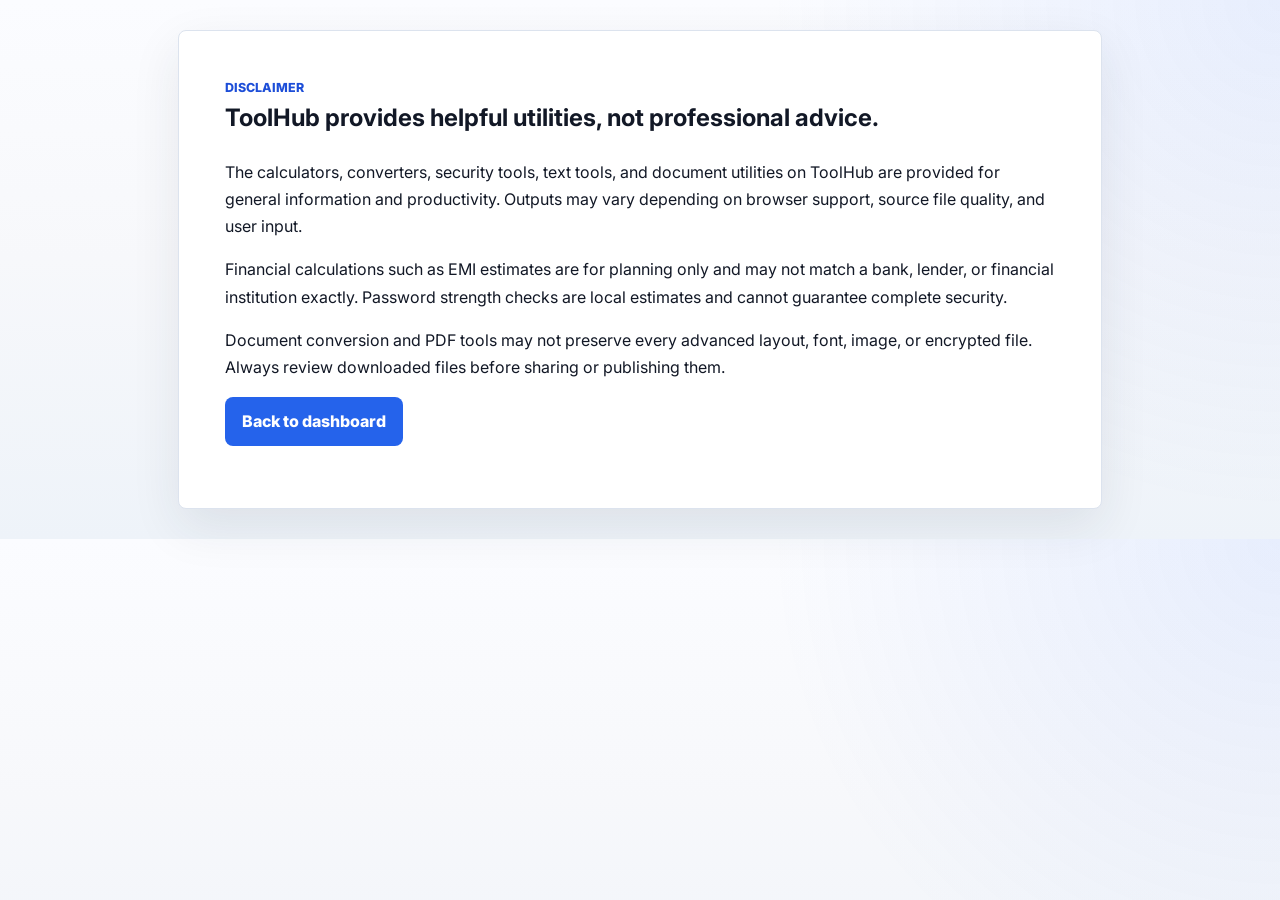
<file: disclaimer.html>
<!DOCTYPE html>
<html lang="en">
<head>
  <meta name="google-adsense-account" content="ca-pub-8626625213914673">
  <meta charset="UTF-8">
  <meta name="viewport" content="width=device-width, initial-scale=1.0">
  <meta name="description" content="ToolHub disclaimer for free online tools, calculators, converters, password tools, and document utilities.">
  <title>Disclaimer - ToolHub</title>
  <link rel="preconnect" href="https://fonts.googleapis.com">
  <link rel="preconnect" href="https://fonts.gstatic.com" crossorigin>
  <link href="https://fonts.googleapis.com/css2?family=Inter:wght@400;500;600;700;800&display=swap" rel="stylesheet">
  <link rel="stylesheet" href="style.css">
</head>
<body>
  <main class="page-shell">
    <article class="page-card">
      <p class="eyebrow">Disclaimer</p>
      <h1>ToolHub provides helpful utilities, not professional advice.</h1>
      <p>The calculators, converters, security tools, text tools, and document utilities on ToolHub are provided for general information and productivity. Outputs may vary depending on browser support, source file quality, and user input.</p>
      <p>Financial calculations such as EMI estimates are for planning only and may not match a bank, lender, or financial institution exactly. Password strength checks are local estimates and cannot guarantee complete security.</p>
      <p>Document conversion and PDF tools may not preserve every advanced layout, font, image, or encrypted file. Always review downloaded files before sharing or publishing them.</p>
      <p><a class="button primary" href="index.html">Back to dashboard</a></p>
    </article>
  </main>
</body>
</html>
</file>
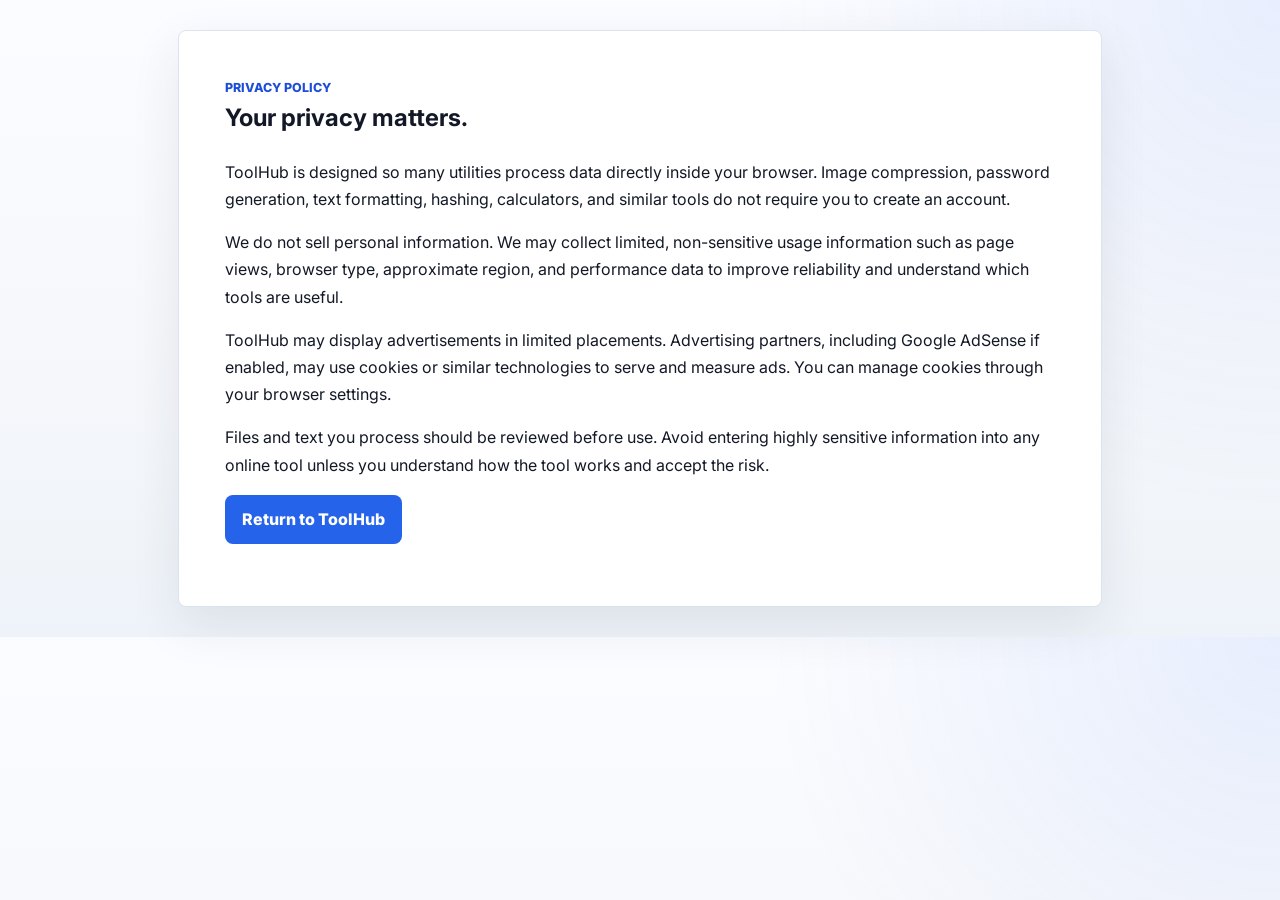
<file: privacy.html>
<!DOCTYPE html>
<html lang="en">
<head>
  <meta name="google-adsense-account" content="ca-pub-8626625213914673">
  <meta charset="UTF-8">
  <meta name="viewport" content="width=device-width, initial-scale=1.0">
  <meta name="description" content="ToolHub privacy policy explaining browser-based tools, cookies, advertising, analytics, and user data practices.">
  <title>Privacy Policy - ToolHub</title>
  <link rel="preconnect" href="https://fonts.googleapis.com">
  <link rel="preconnect" href="https://fonts.gstatic.com" crossorigin>
  <link href="https://fonts.googleapis.com/css2?family=Inter:wght@400;500;600;700;800&display=swap" rel="stylesheet">
  <link rel="stylesheet" href="style.css">
</head>
<body>
  <main class="page-shell">
    <article class="page-card">
      <p class="eyebrow">Privacy policy</p>
      <h1>Your privacy matters.</h1>
      <p>ToolHub is designed so many utilities process data directly inside your browser. Image compression, password generation, text formatting, hashing, calculators, and similar tools do not require you to create an account.</p>
      <p>We do not sell personal information. We may collect limited, non-sensitive usage information such as page views, browser type, approximate region, and performance data to improve reliability and understand which tools are useful.</p>
      <p>ToolHub may display advertisements in limited placements. Advertising partners, including Google AdSense if enabled, may use cookies or similar technologies to serve and measure ads. You can manage cookies through your browser settings.</p>
      <p>Files and text you process should be reviewed before use. Avoid entering highly sensitive information into any online tool unless you understand how the tool works and accept the risk.</p>
      <p><a class="button primary" href="index.html">Return to ToolHub</a></p>
    </article>
  </main>
</body>
</html>
</file>
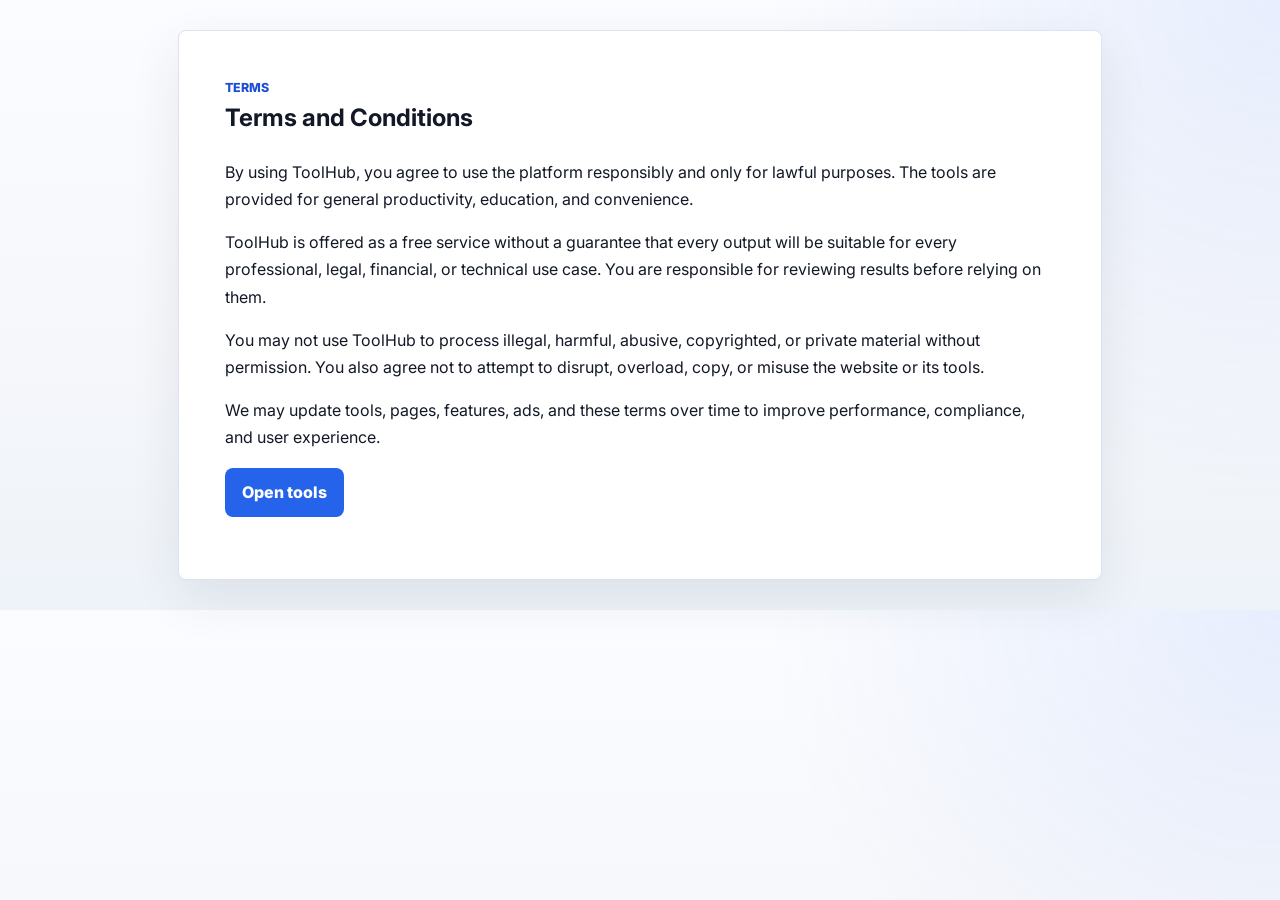
<file: terms.html>
<!DOCTYPE html>
<html lang="en">
<head>
  <meta name="google-adsense-account" content="ca-pub-8626625213914673">
  <meta charset="UTF-8">
  <meta name="viewport" content="width=device-width, initial-scale=1.0">
  <meta name="description" content="ToolHub terms and conditions for using free online tools, calculators, converters, and utilities.">
  <title>Terms and Conditions - ToolHub</title>
  <link rel="preconnect" href="https://fonts.googleapis.com">
  <link rel="preconnect" href="https://fonts.gstatic.com" crossorigin>
  <link href="https://fonts.googleapis.com/css2?family=Inter:wght@400;500;600;700;800&display=swap" rel="stylesheet">
  <link rel="stylesheet" href="style.css">
</head>
<body>
  <main class="page-shell">
    <article class="page-card">
      <p class="eyebrow">Terms</p>
      <h1>Terms and Conditions</h1>
      <p>By using ToolHub, you agree to use the platform responsibly and only for lawful purposes. The tools are provided for general productivity, education, and convenience.</p>
      <p>ToolHub is offered as a free service without a guarantee that every output will be suitable for every professional, legal, financial, or technical use case. You are responsible for reviewing results before relying on them.</p>
      <p>You may not use ToolHub to process illegal, harmful, abusive, copyrighted, or private material without permission. You also agree not to attempt to disrupt, overload, copy, or misuse the website or its tools.</p>
      <p>We may update tools, pages, features, ads, and these terms over time to improve performance, compliance, and user experience.</p>
      <p><a class="button primary" href="index.html">Open tools</a></p>
    </article>
  </main>
</body>
</html>
</file>
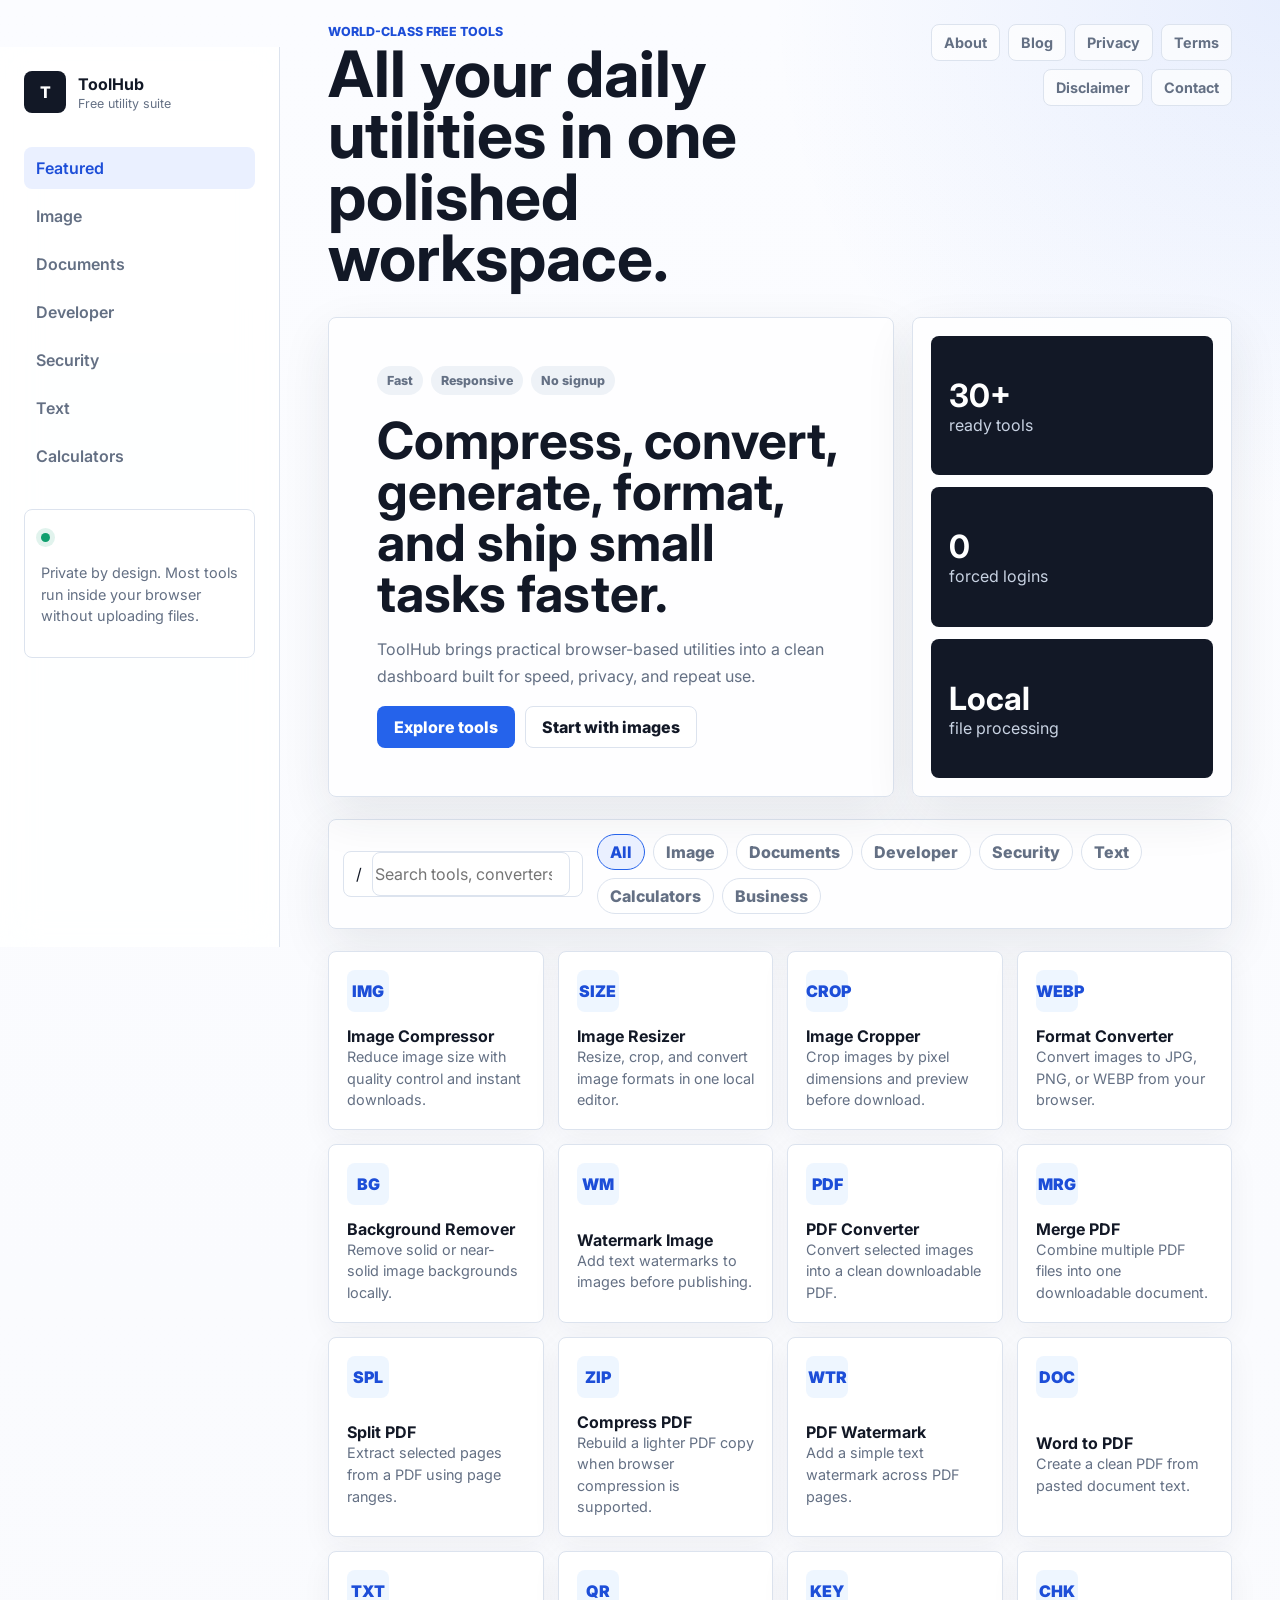
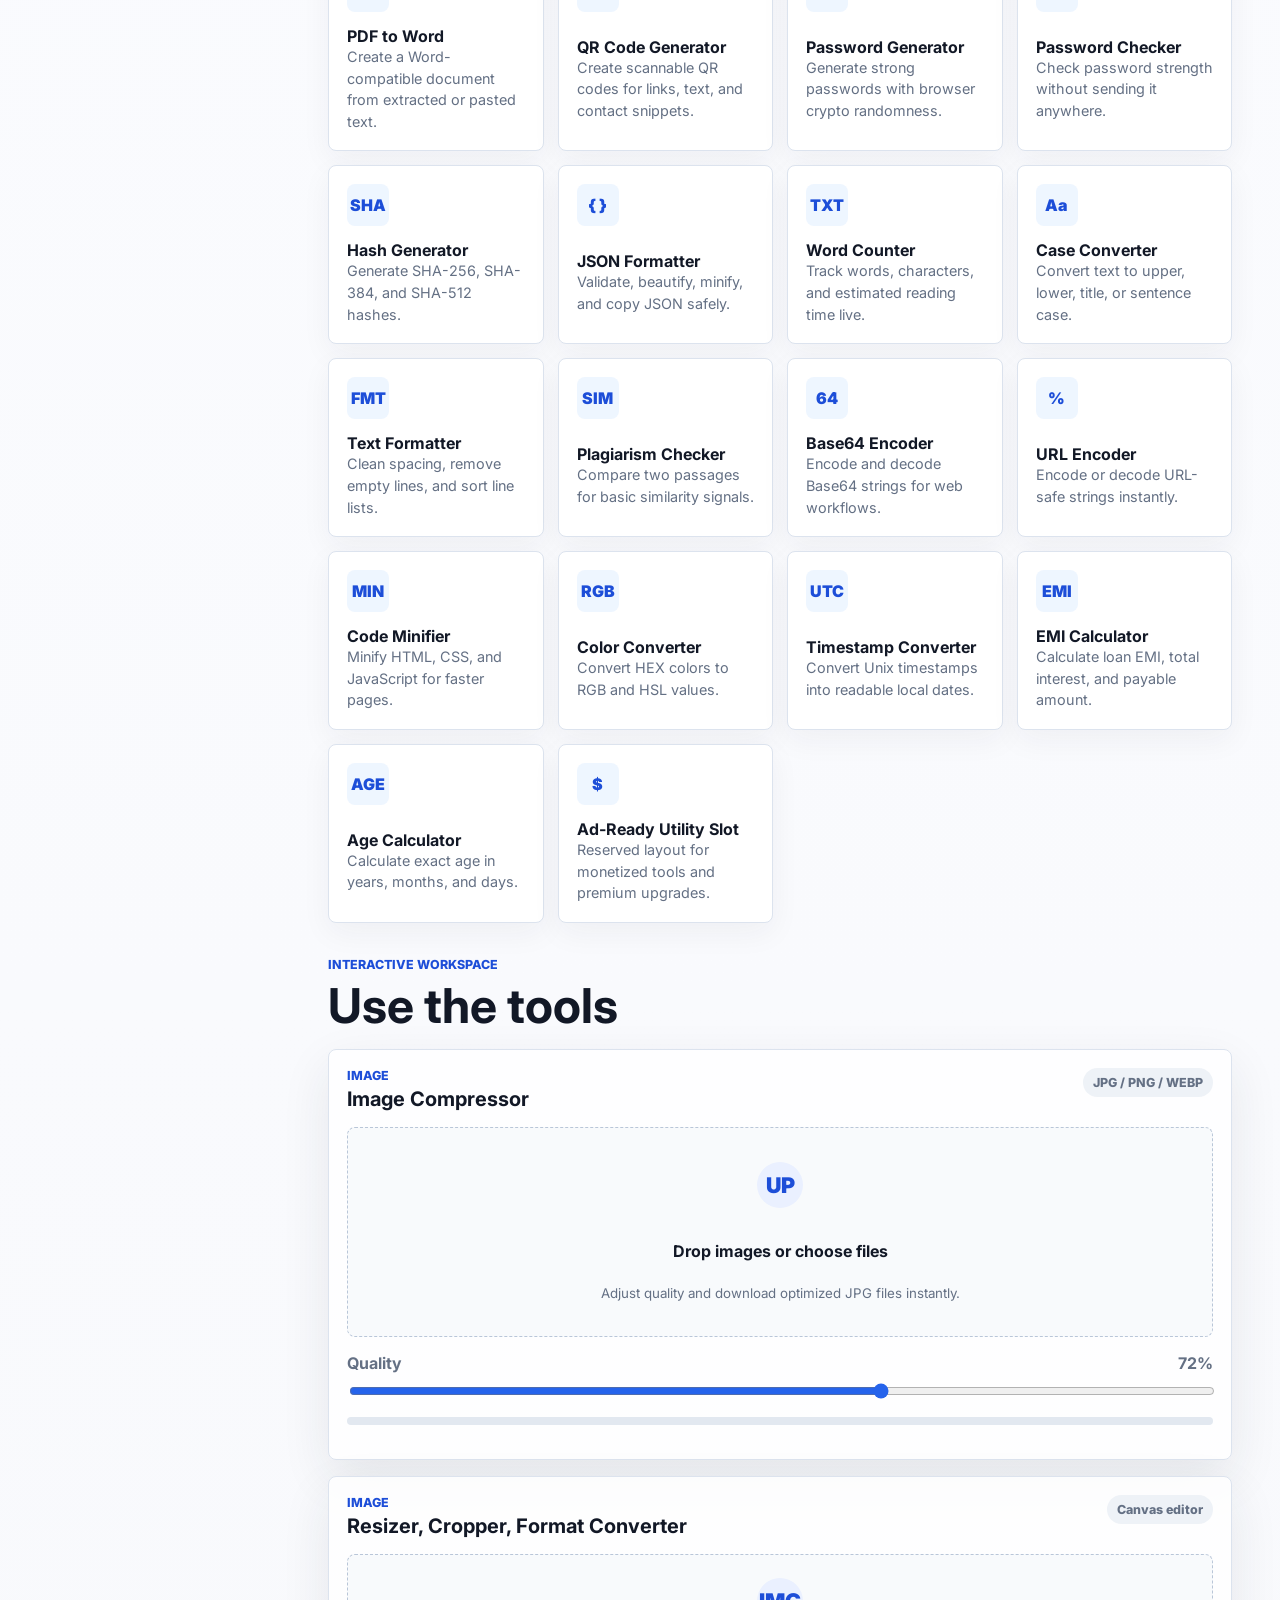
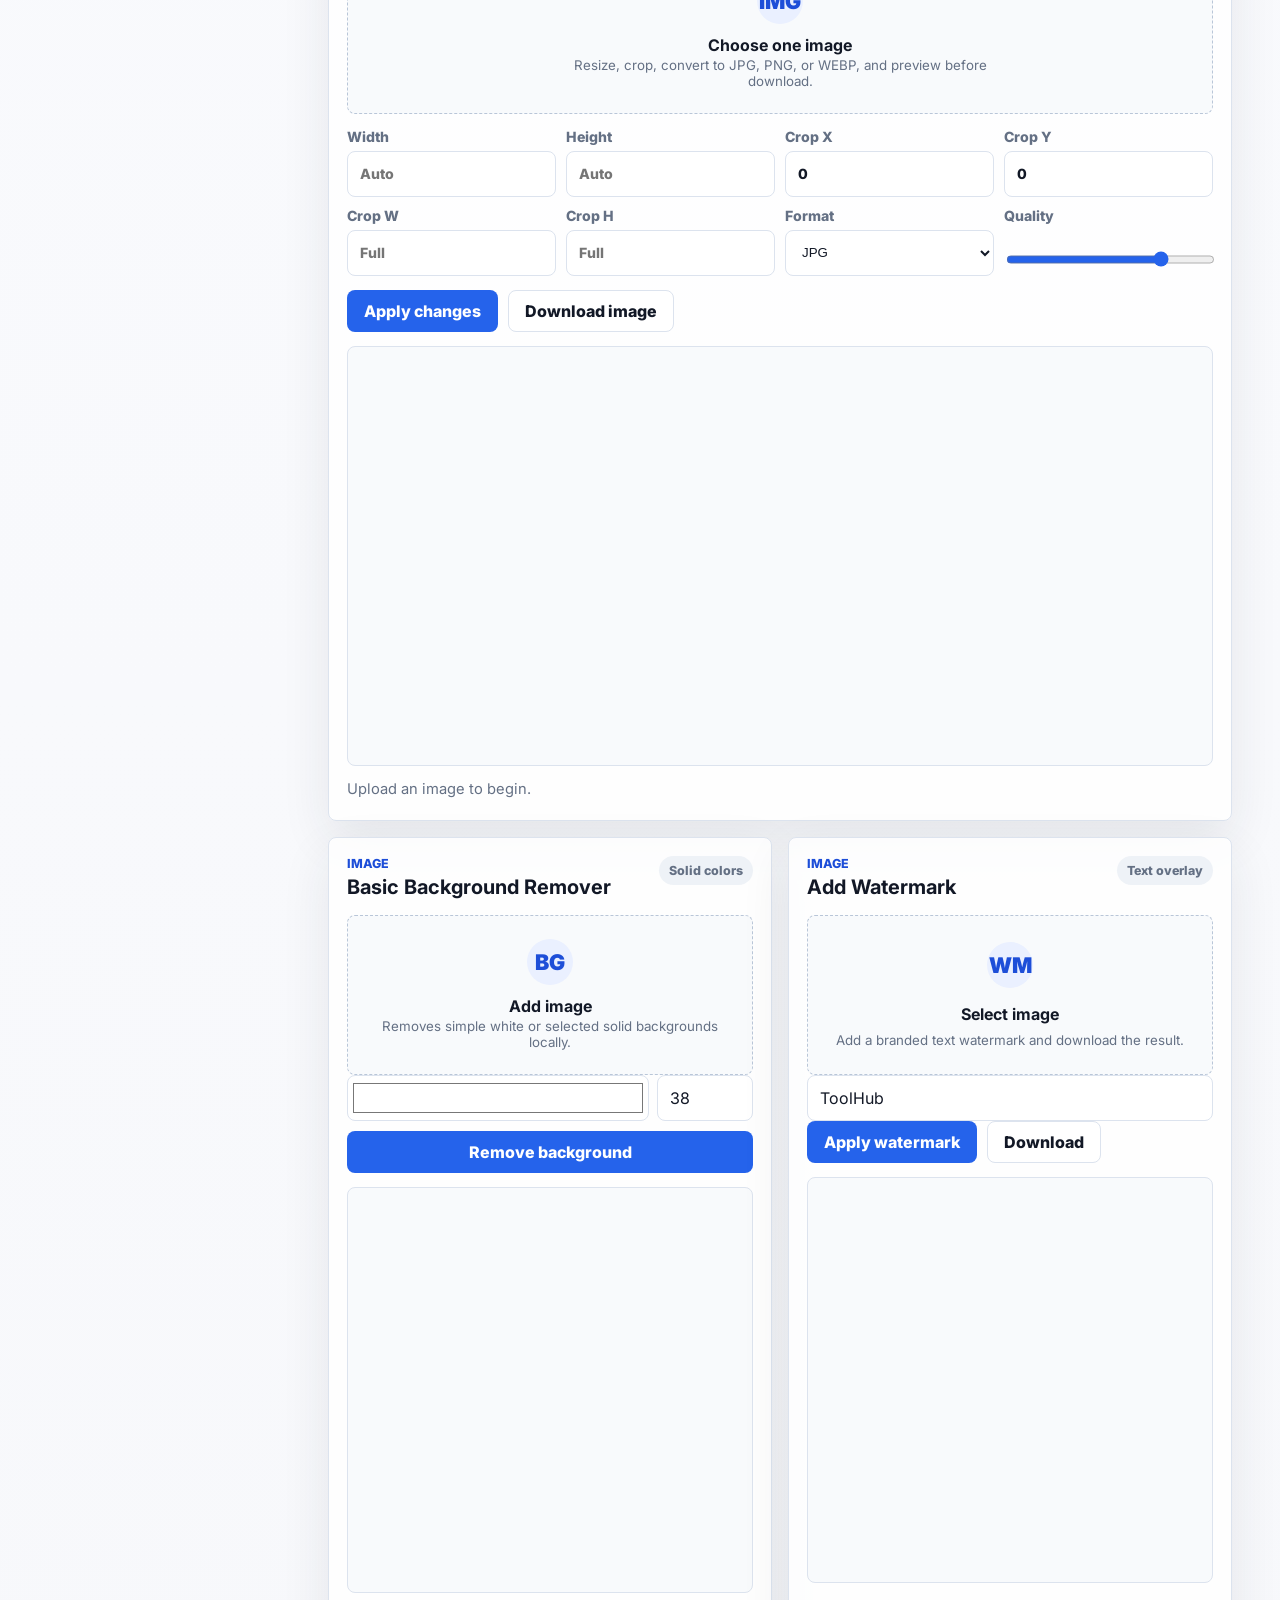
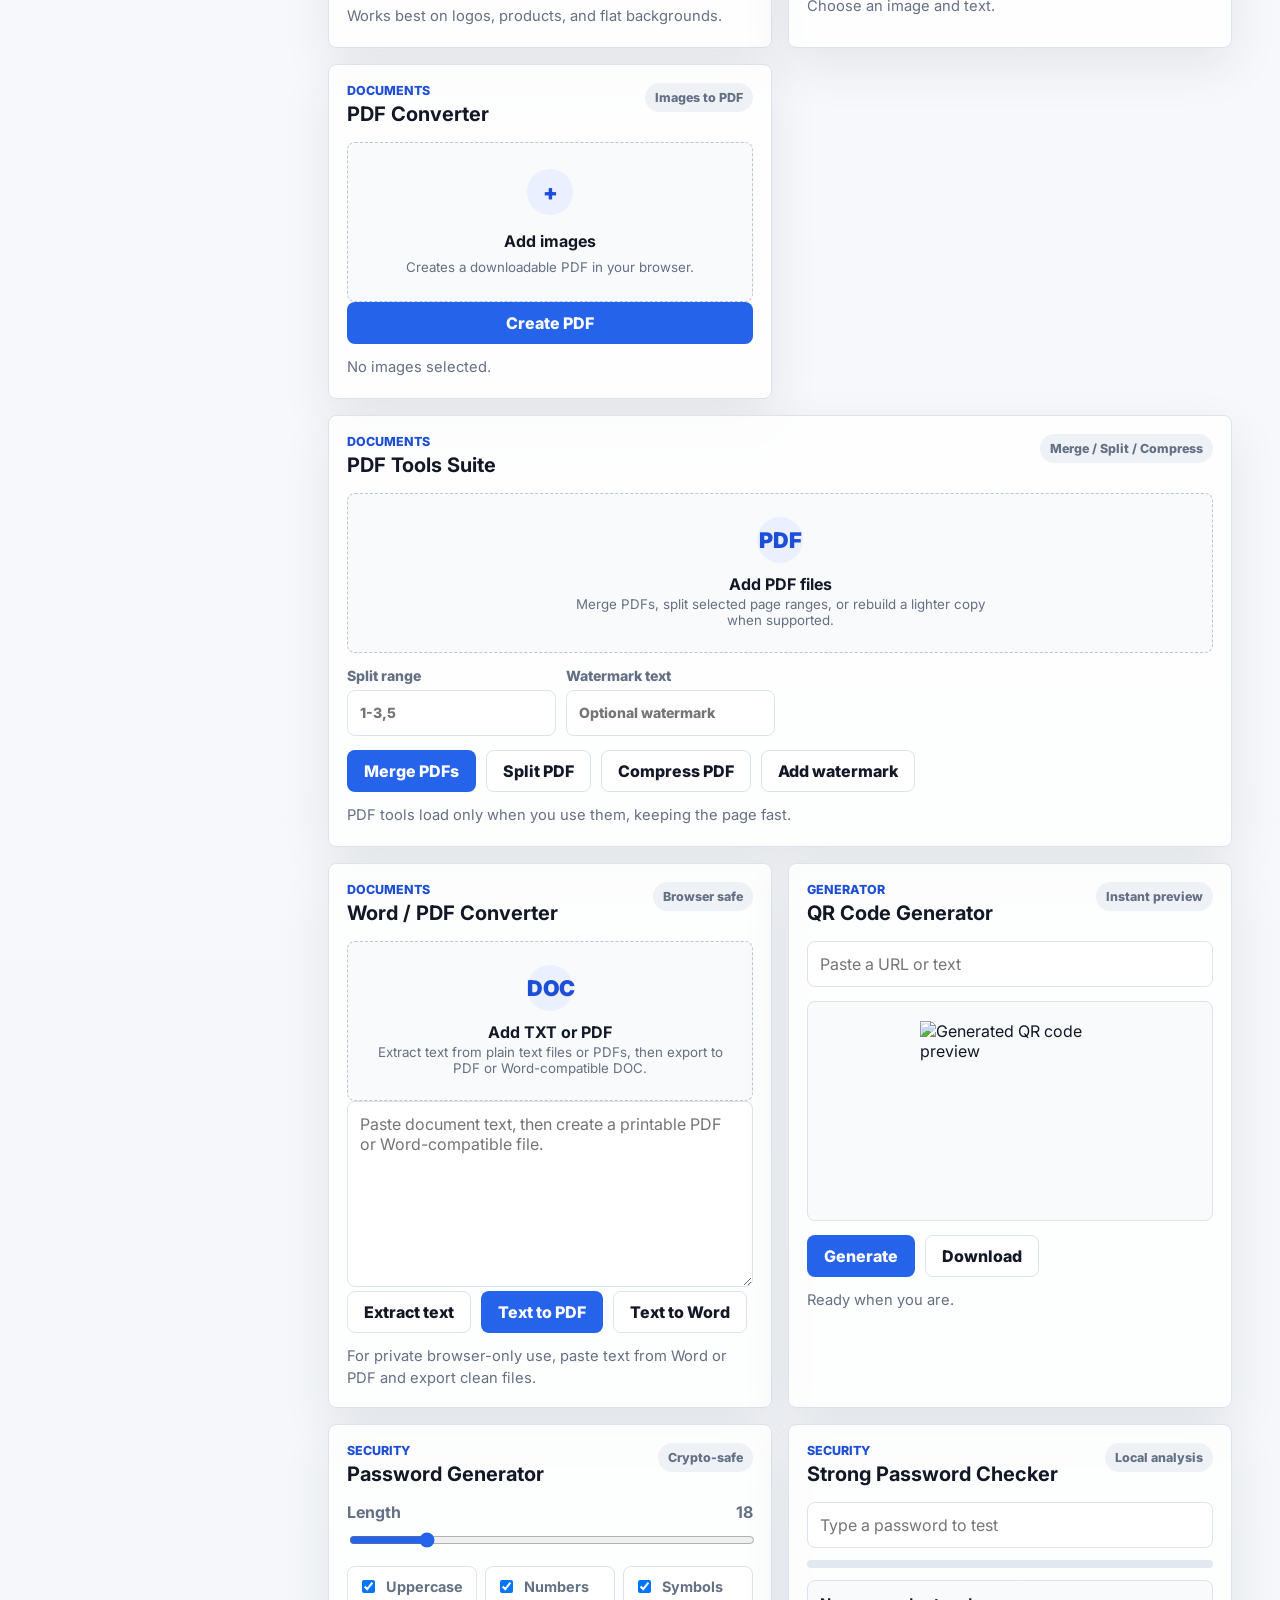
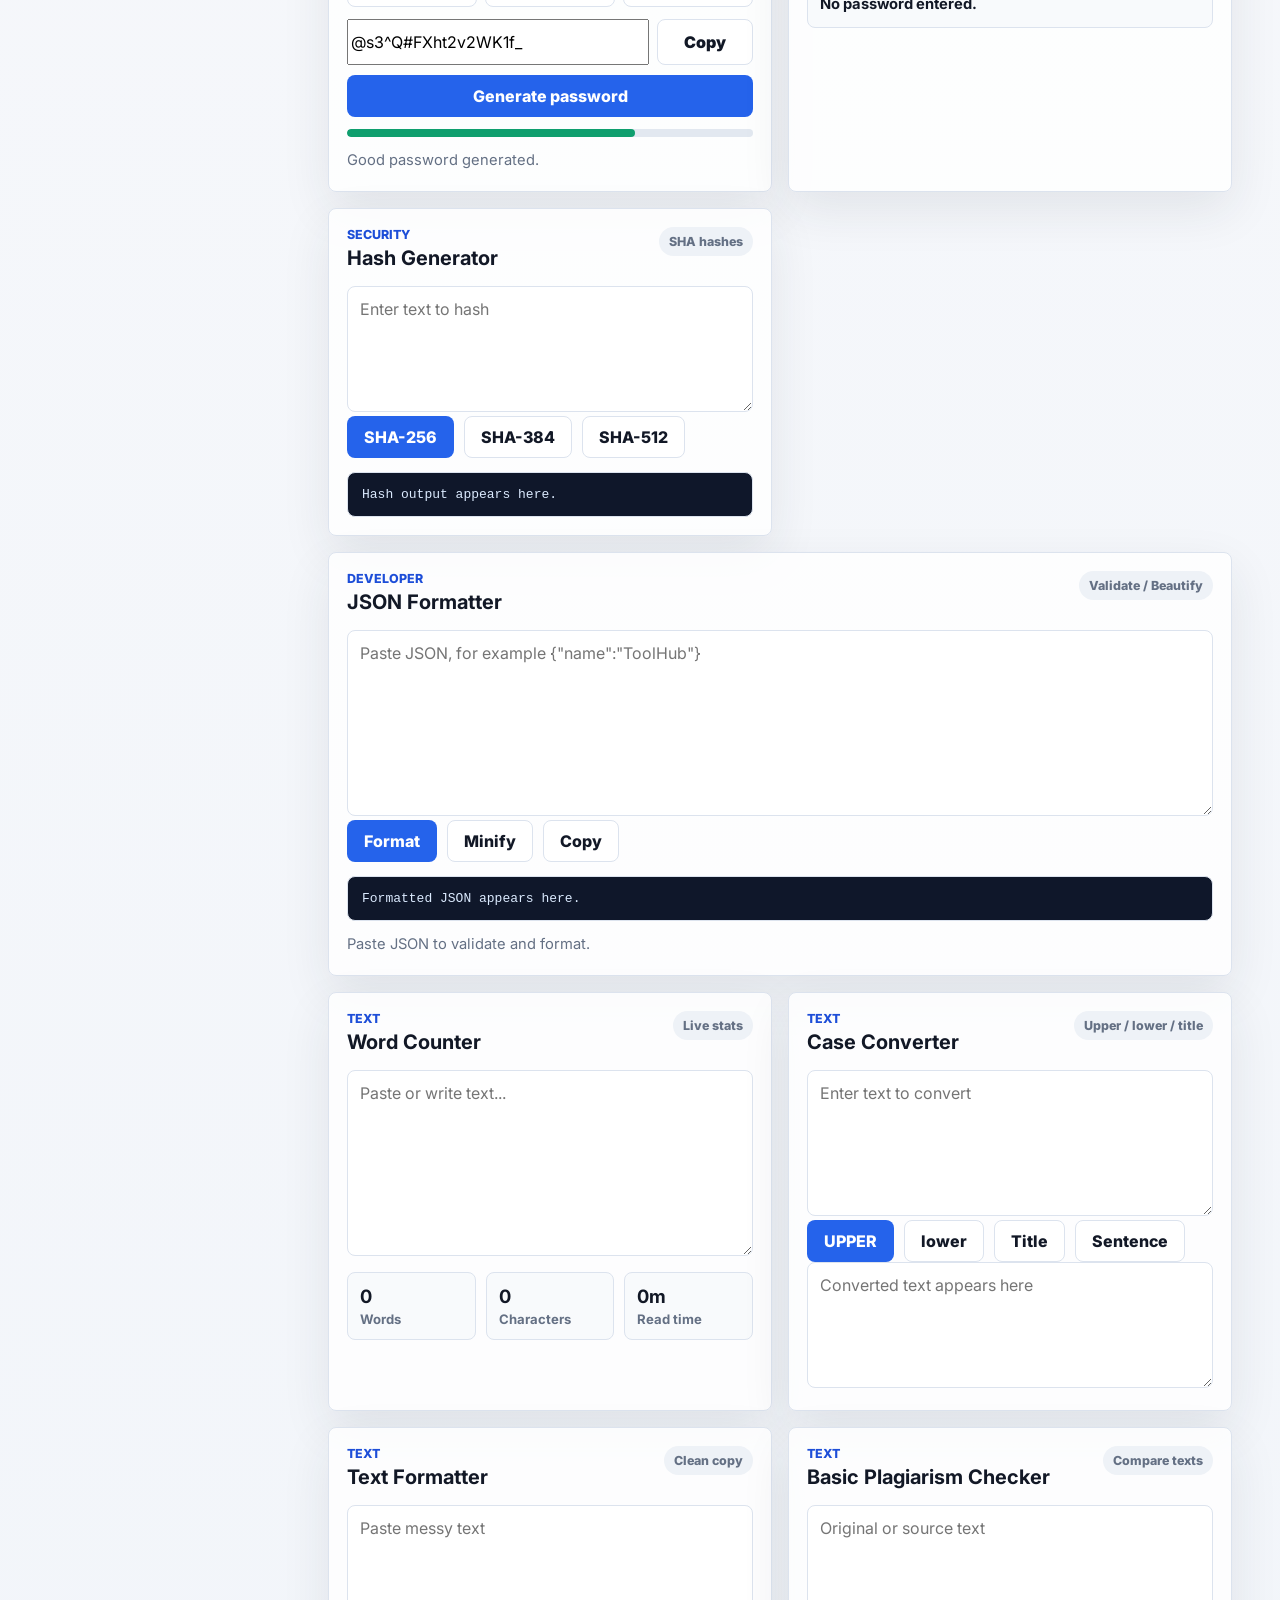
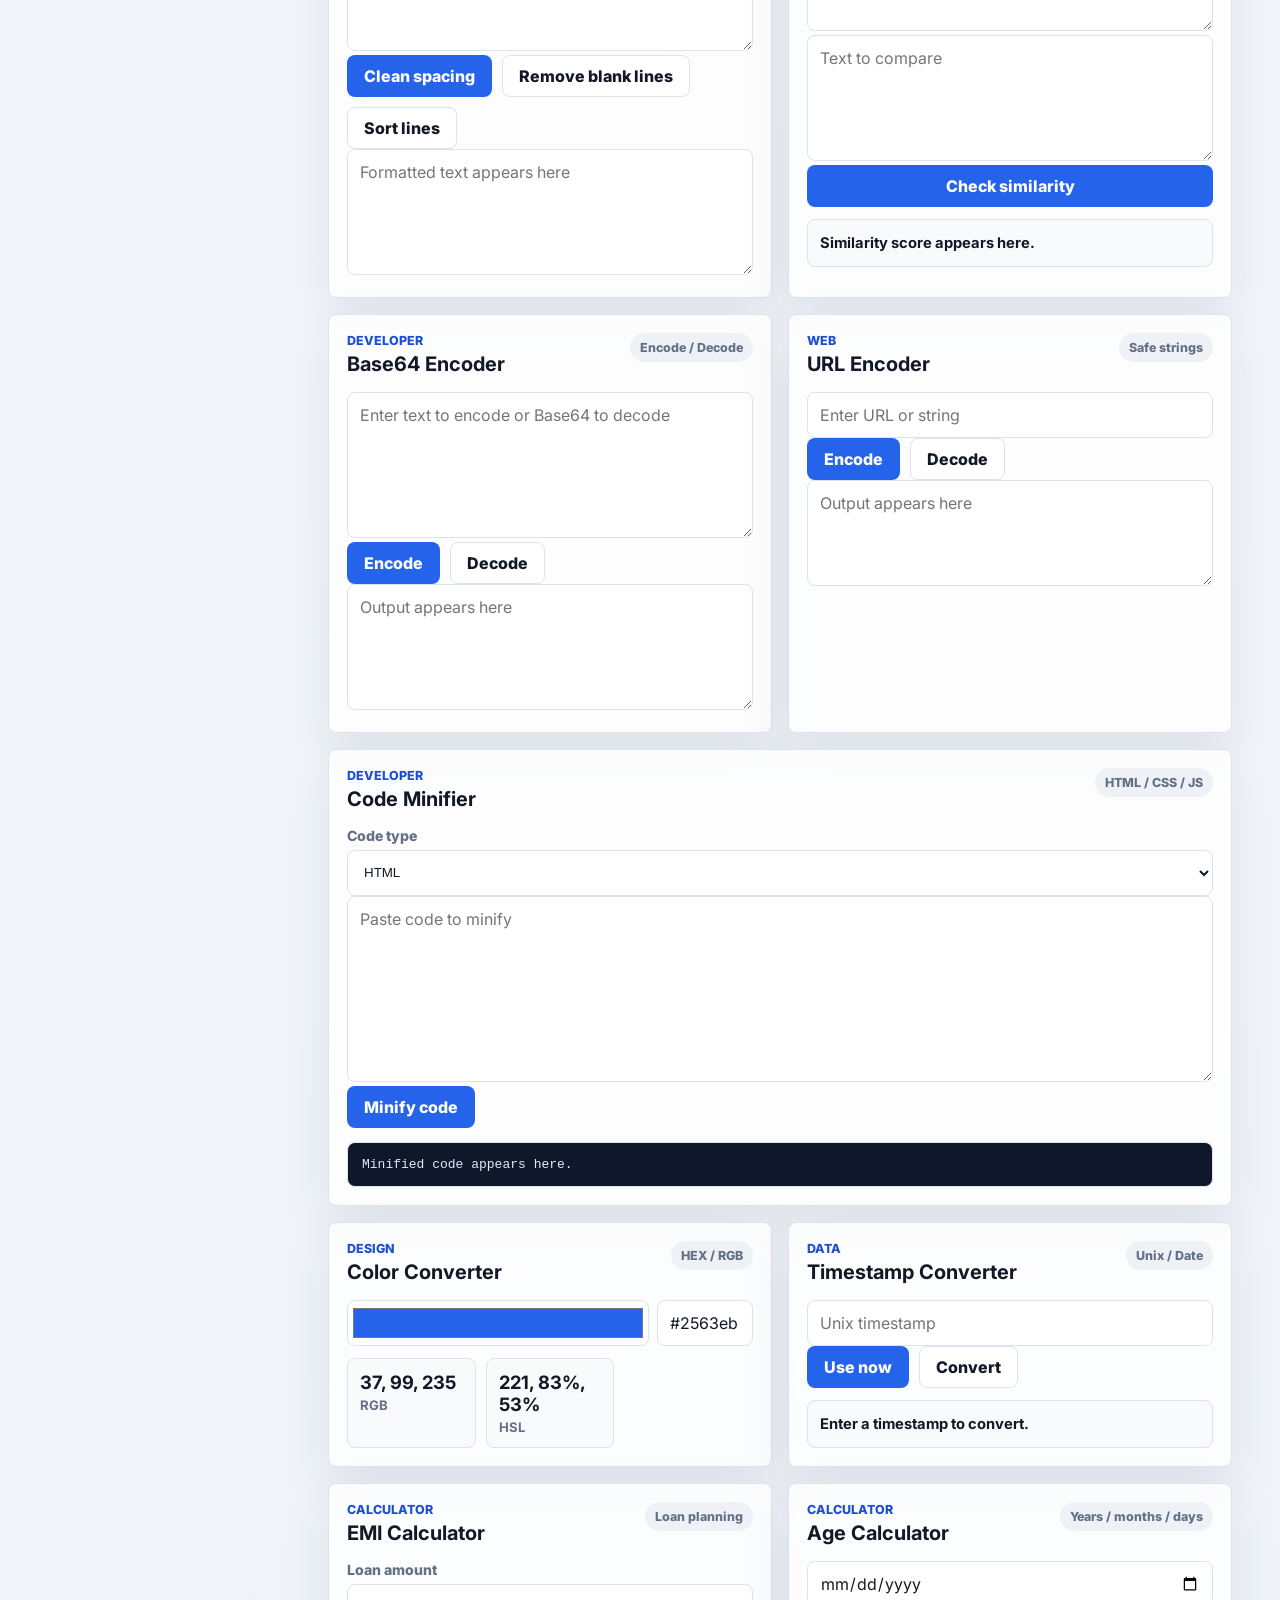
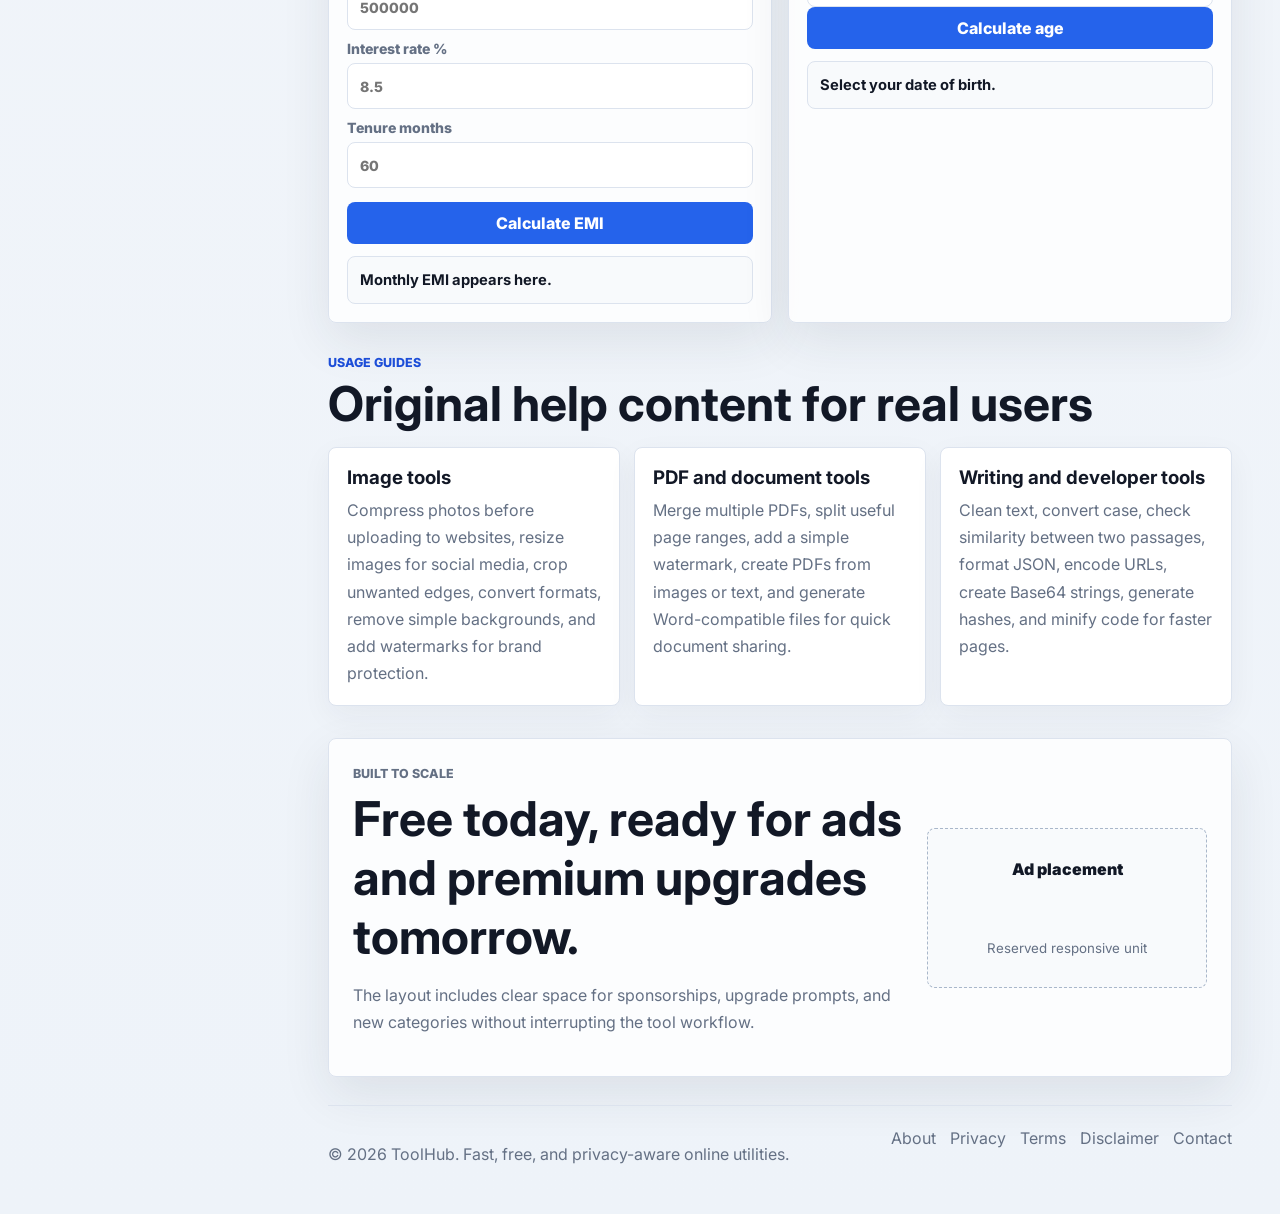
<file: tools/image-compressor.html>
<!DOCTYPE html>
<html lang="en">
<head>
  <meta name="google-adsense-account" content="ca-pub-8626625213914673">
  <meta charset="UTF-8">
  <meta name="viewport" content="width=device-width, initial-scale=1.0">
  <meta http-equiv="refresh" content="0; url=../index.html#image-compressor">
  <title>Image Compressor - ToolHub</title>
</head>
<body>
  <p><a href="../index.html#image-compressor">Open Image Compressor</a></p>
</body>
</html>
</file>
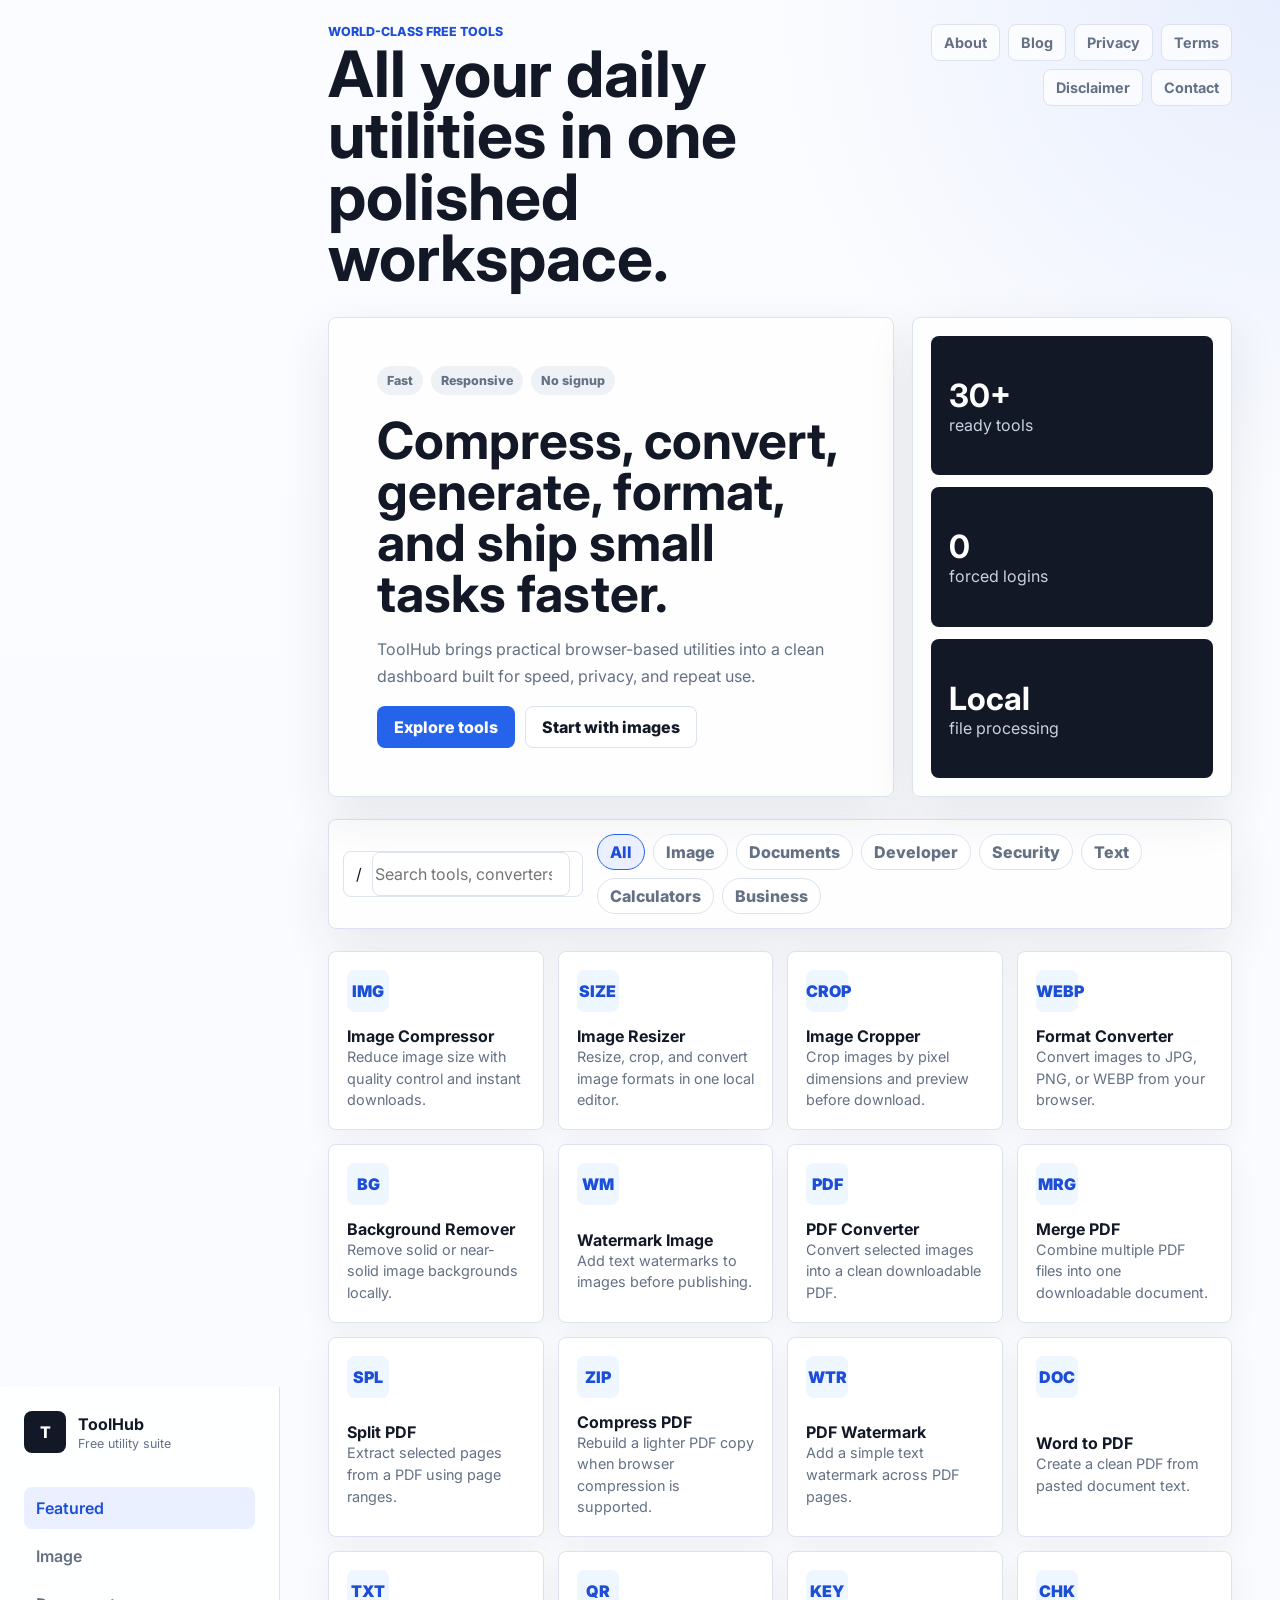
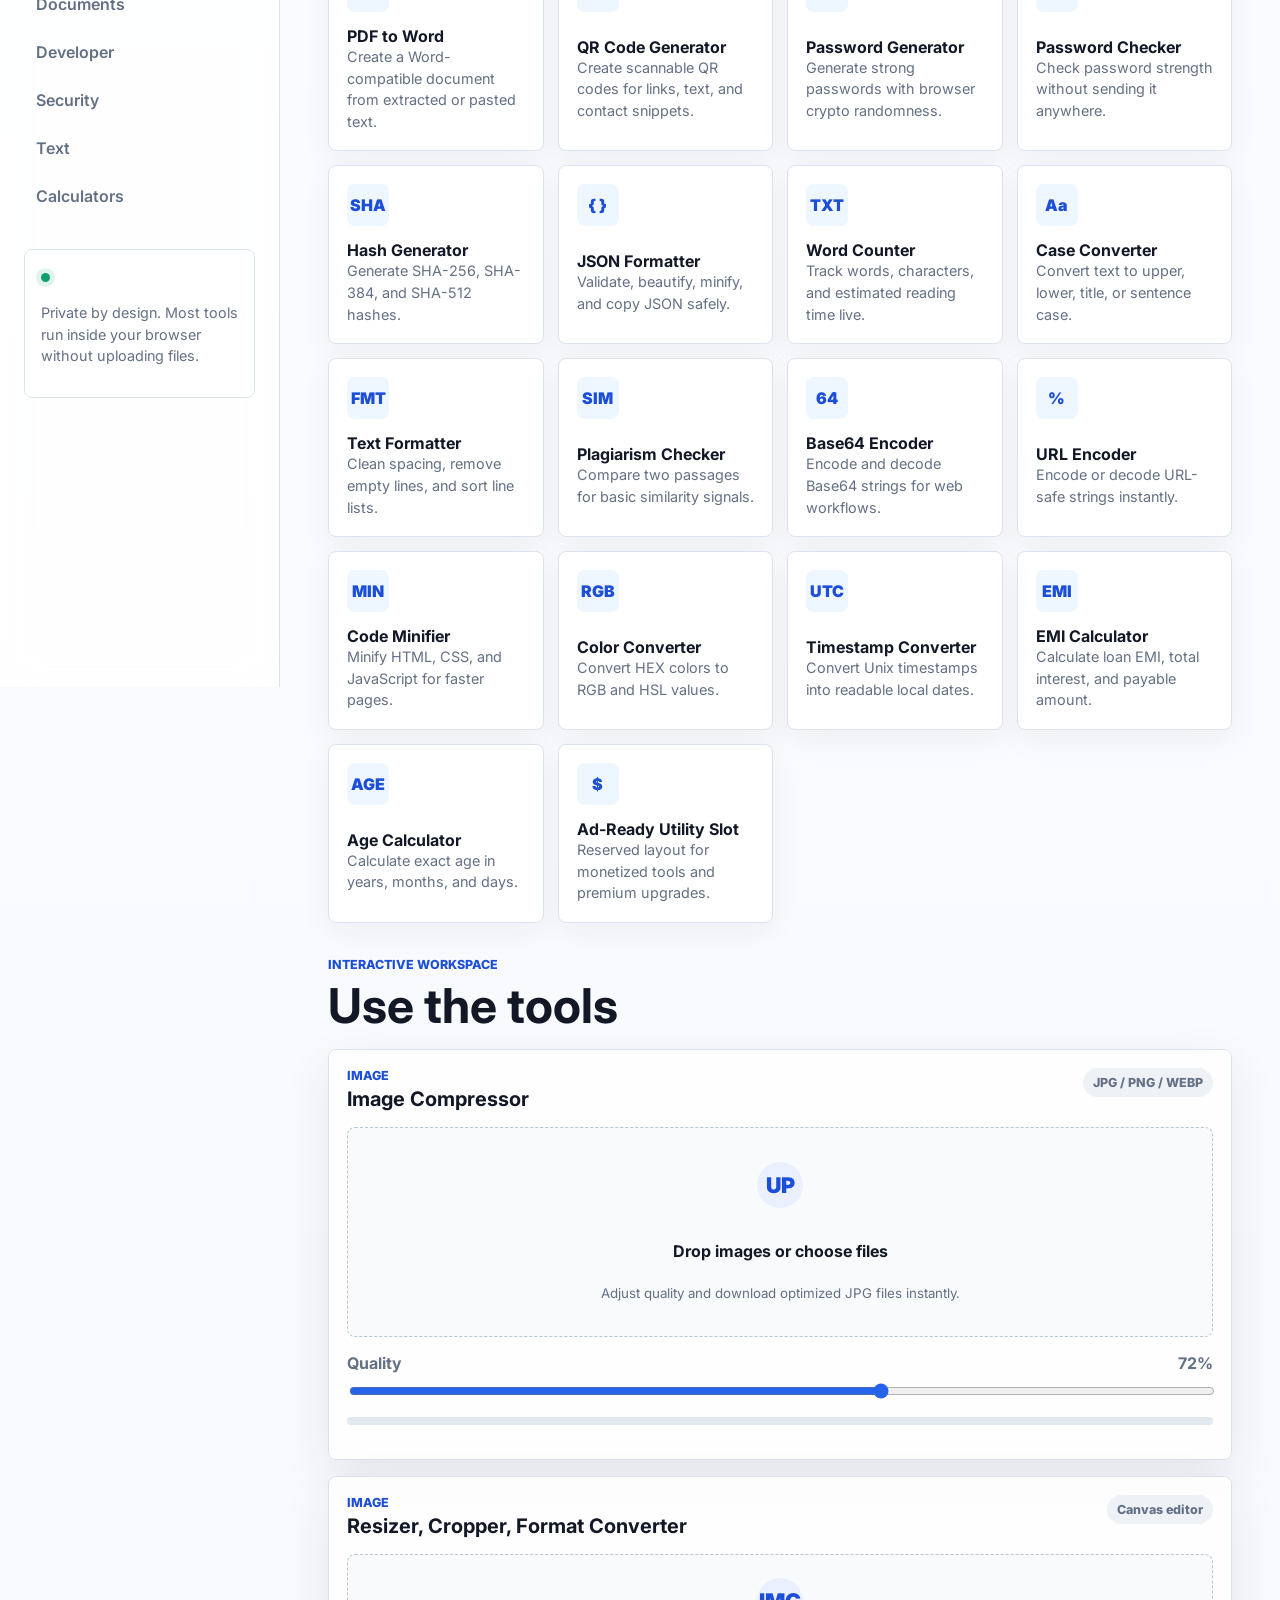
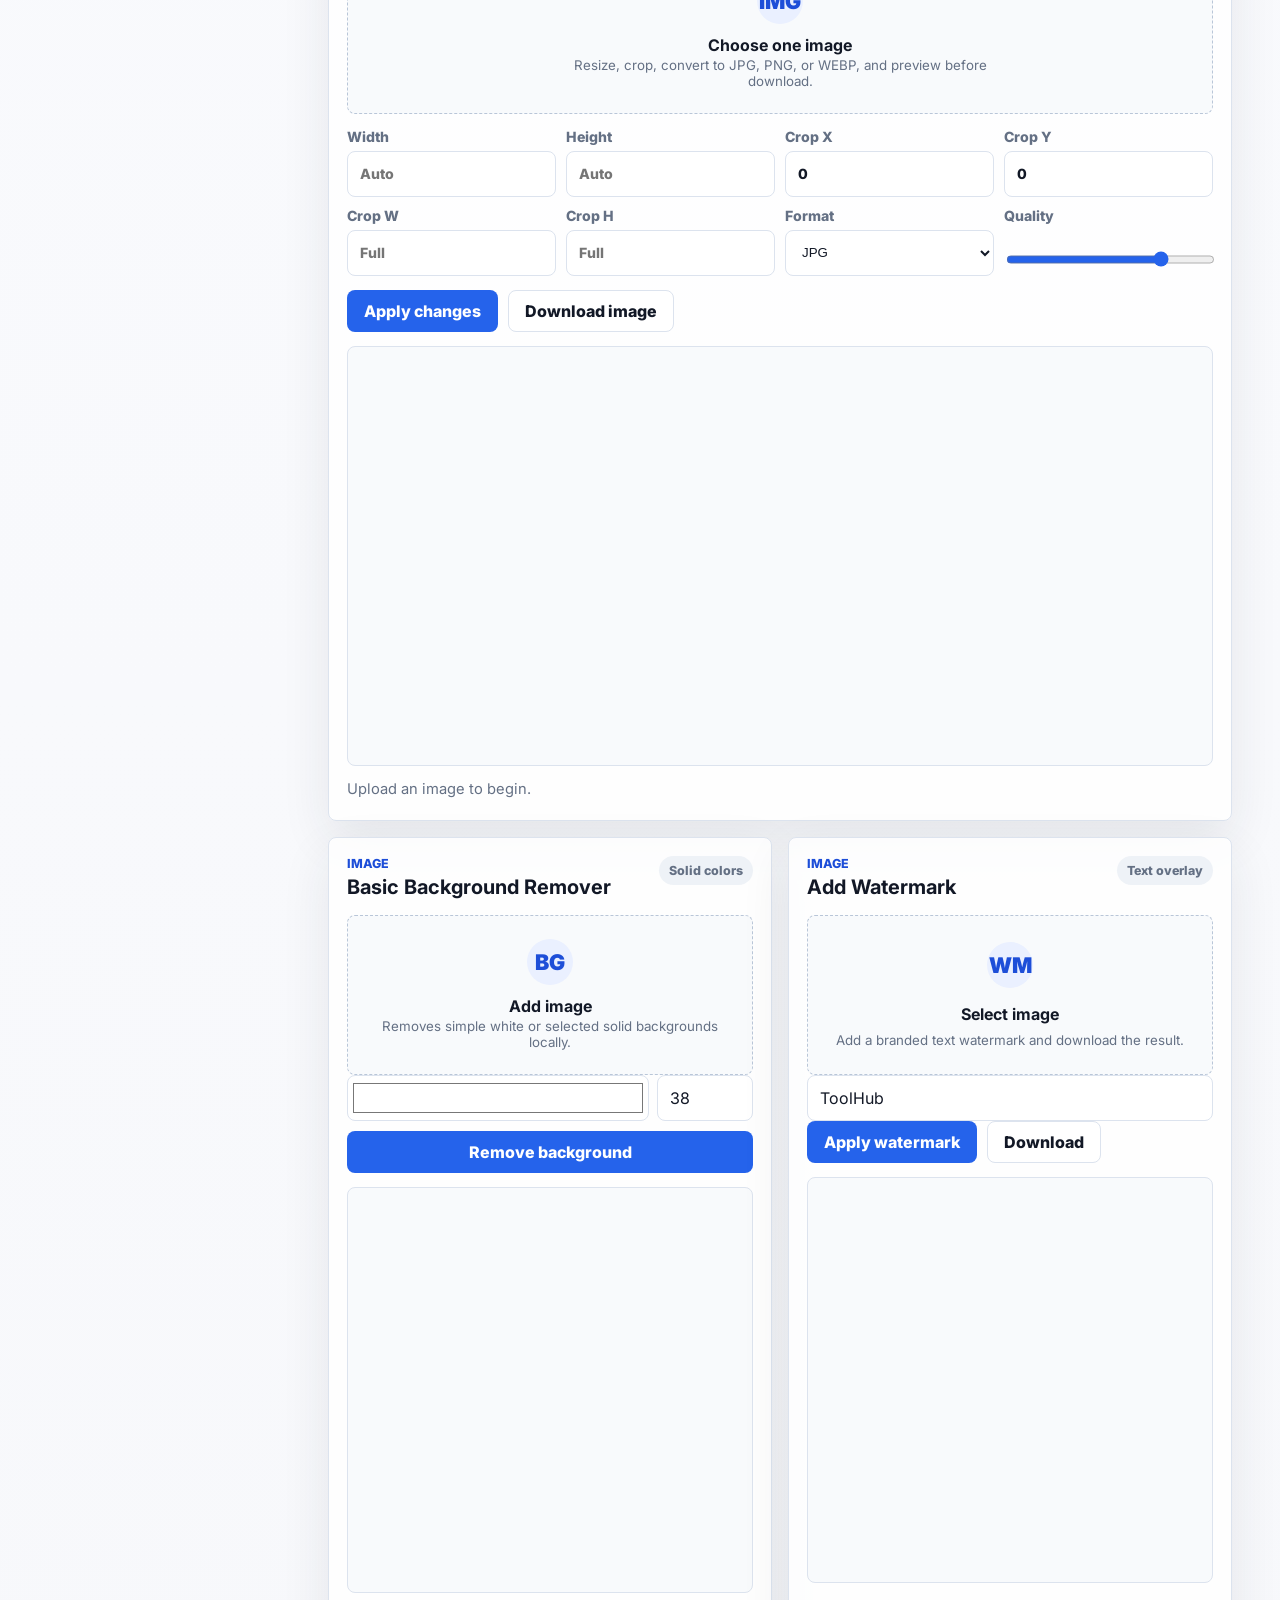
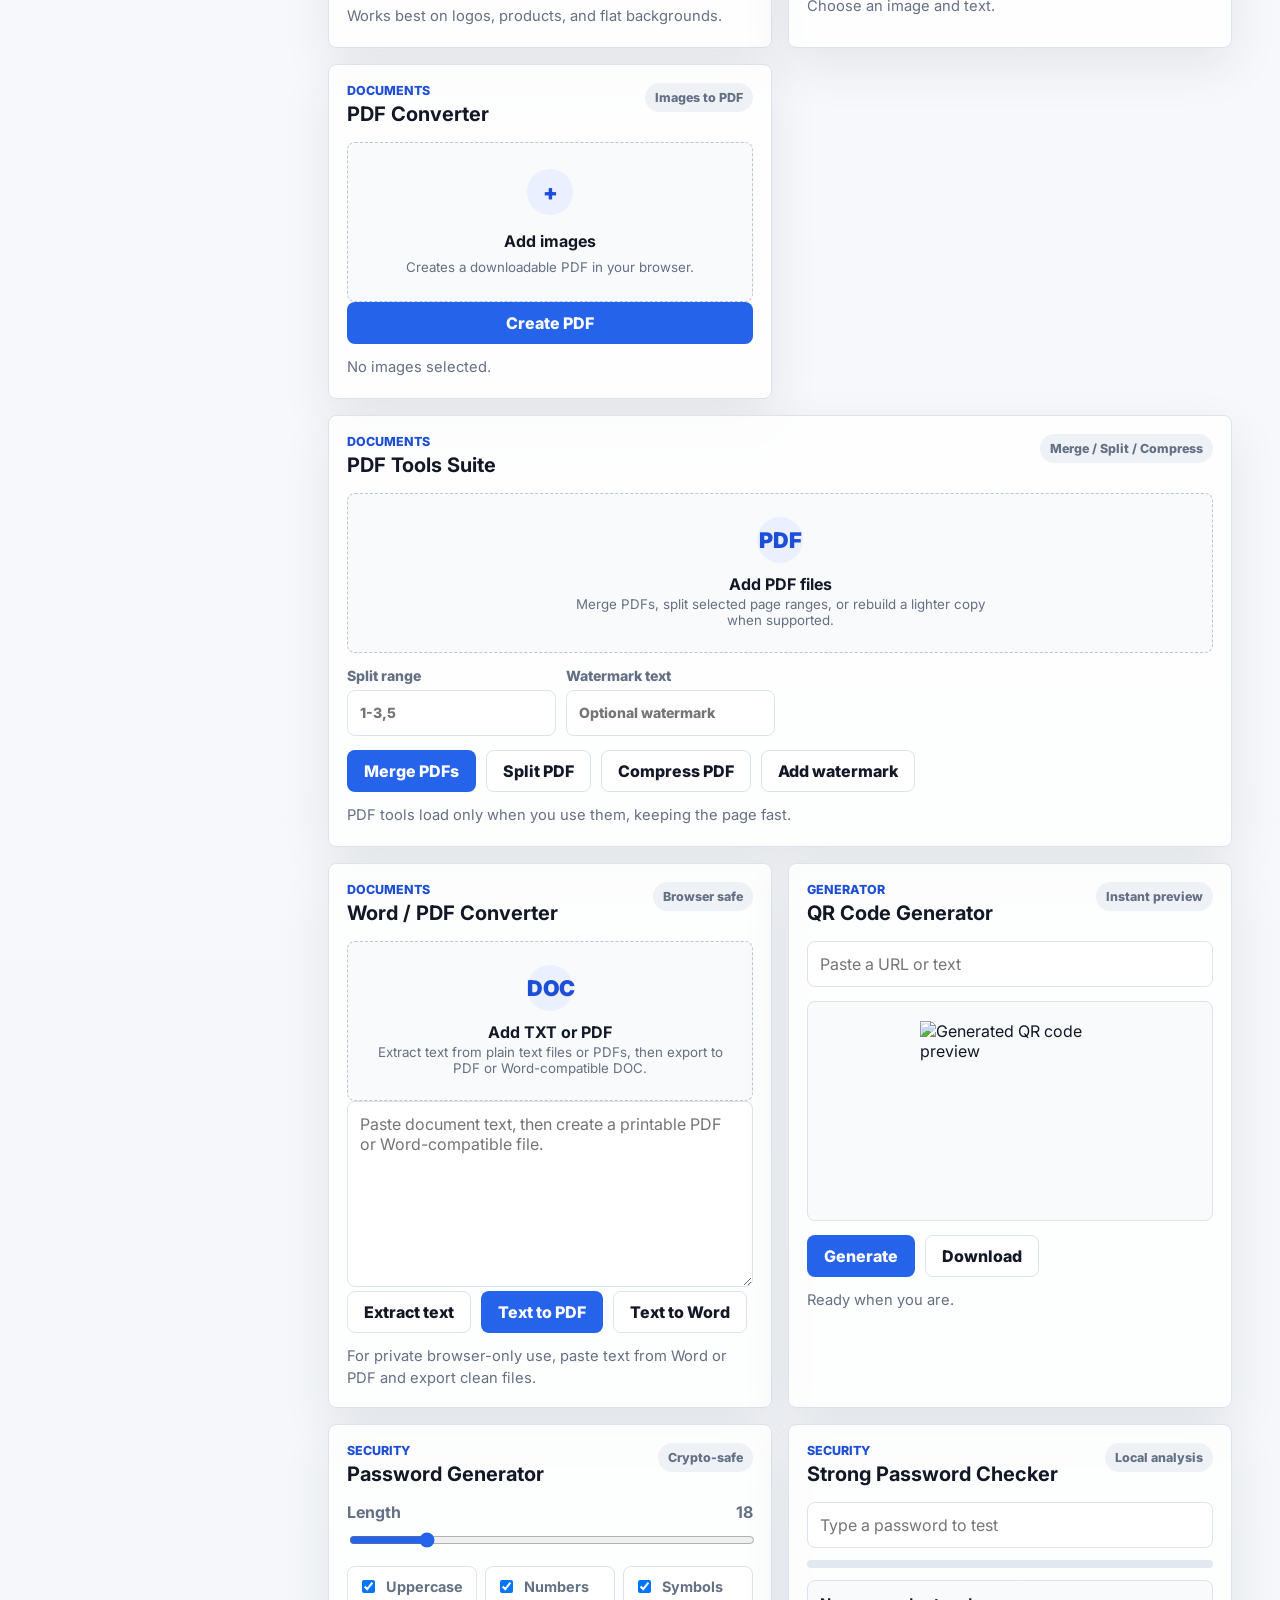
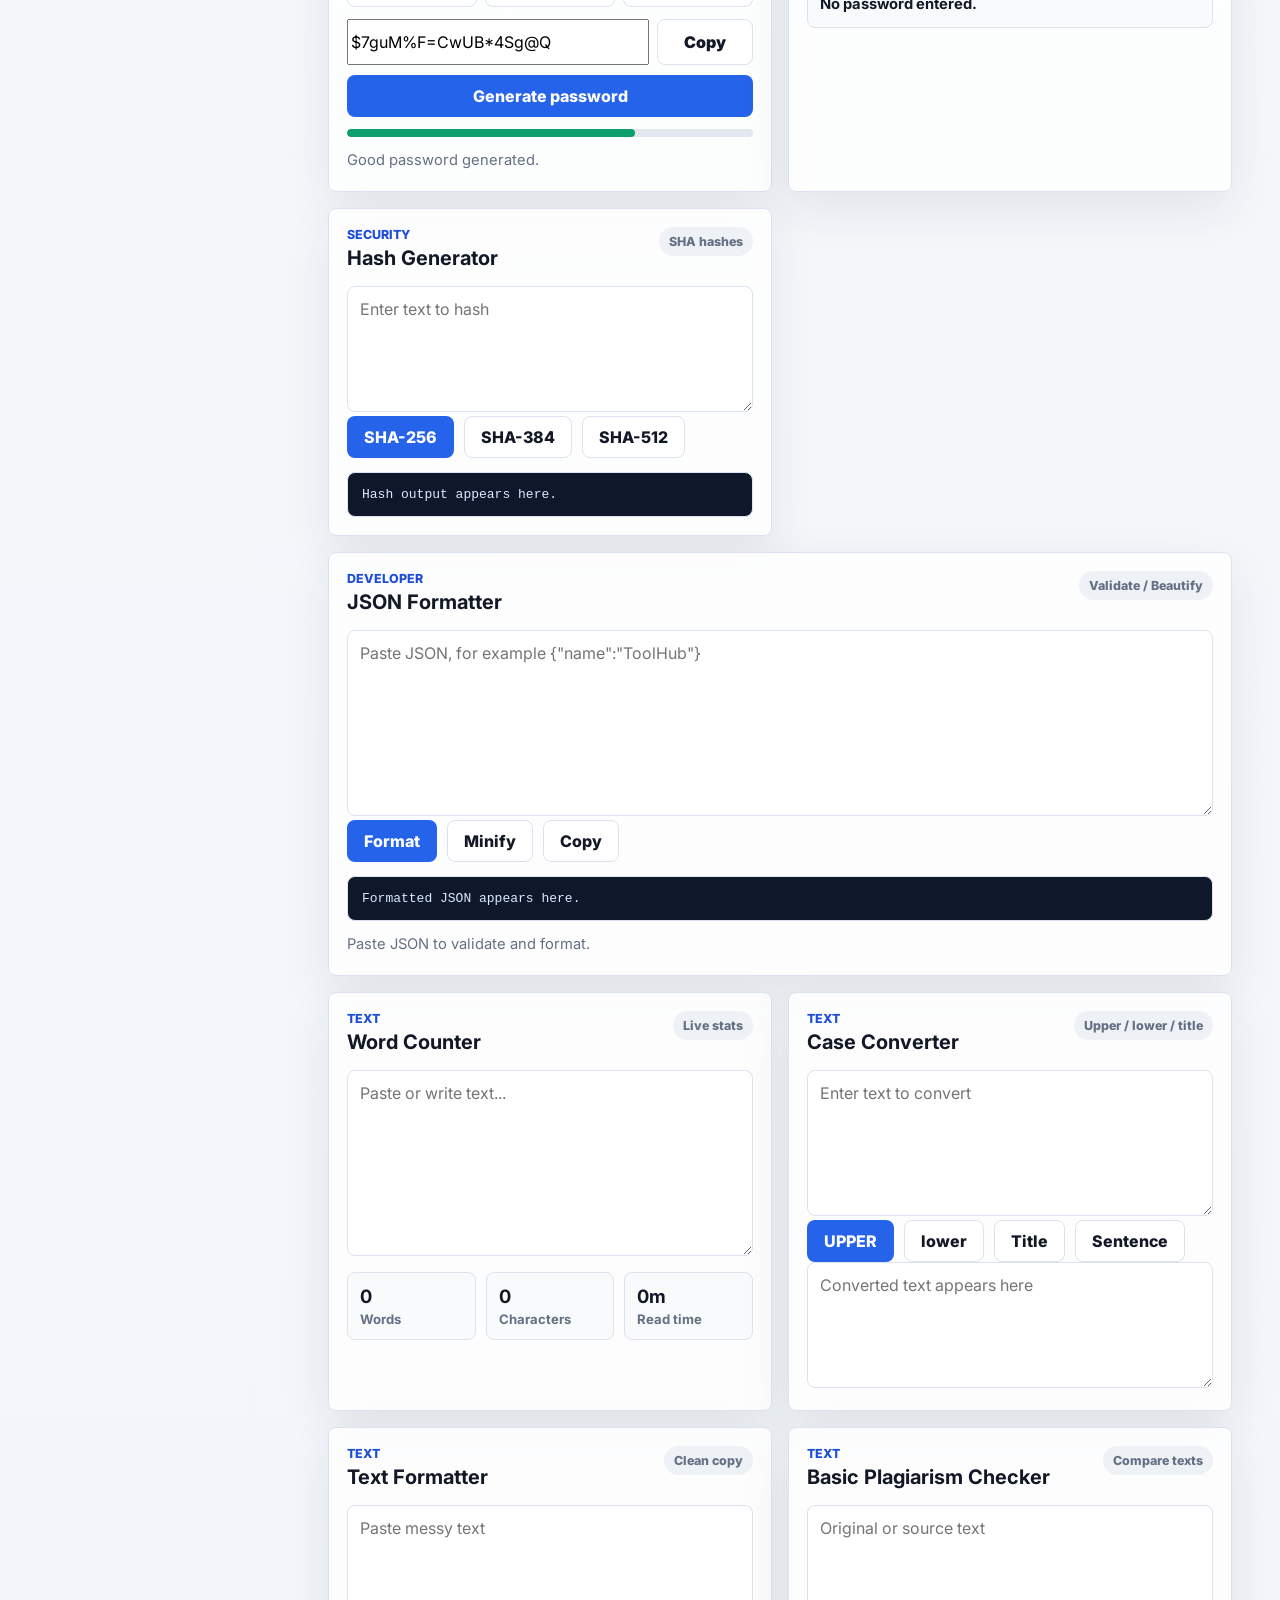
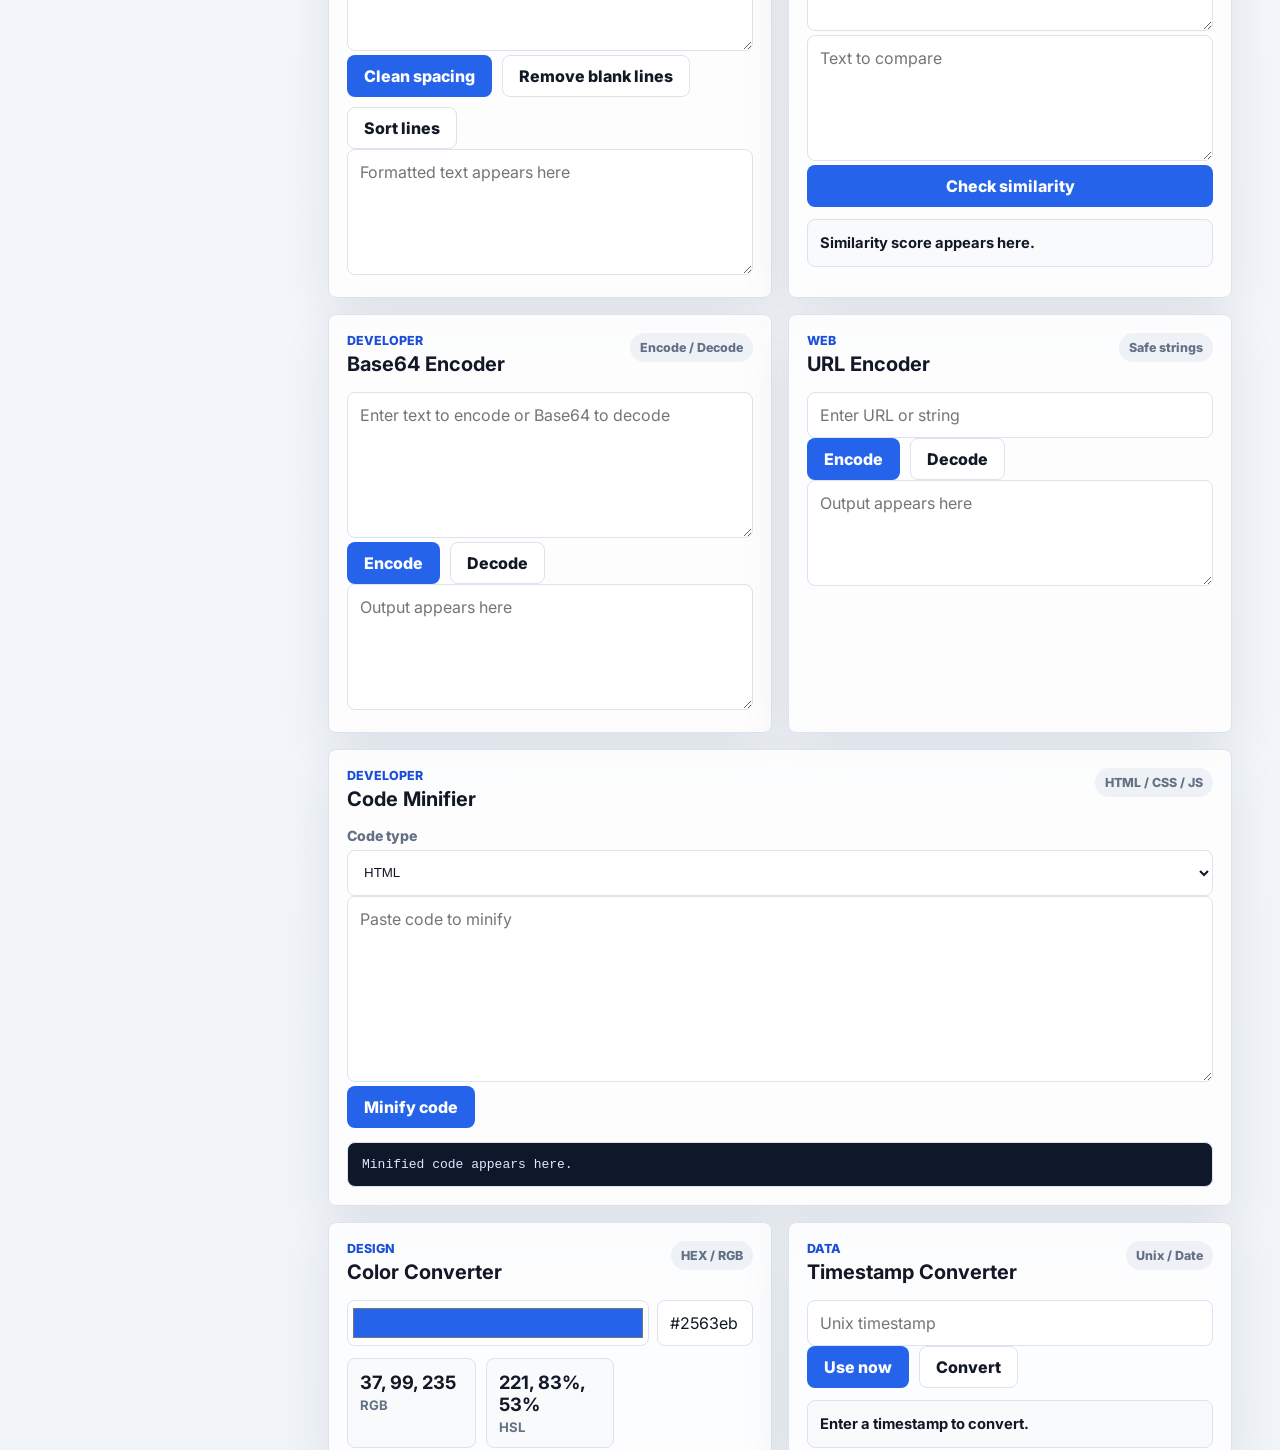
<file: tools/json-formatter.html>
<!DOCTYPE html>
<html lang="en">
<head>
  <meta name="google-adsense-account" content="ca-pub-8626625213914673">
  <meta charset="UTF-8">
  <meta name="viewport" content="width=device-width, initial-scale=1.0">
  <meta http-equiv="refresh" content="0; url=../index.html#json-formatter">
  <title>JSON Formatter - ToolHub</title>
</head>
<body>
  <p><a href="../index.html#json-formatter">Open JSON Formatter</a></p>
</body>
</html>
</file>
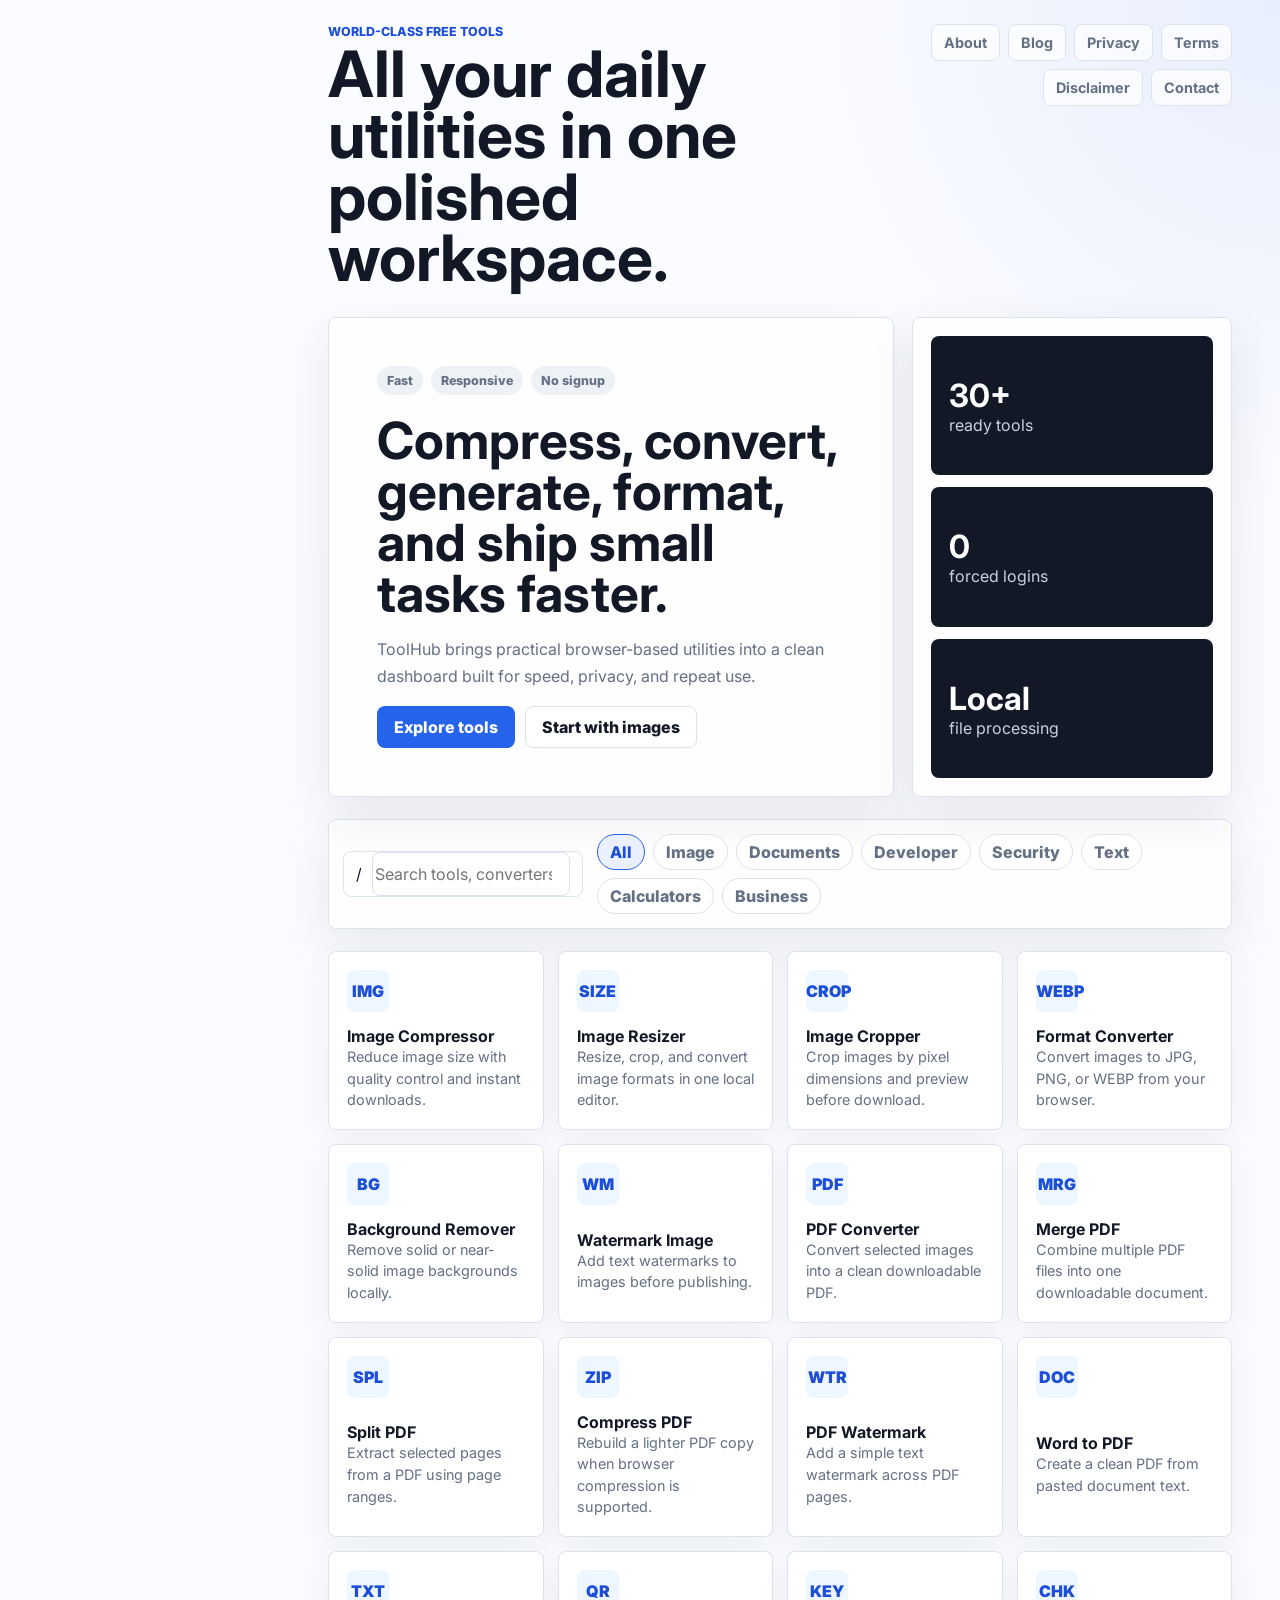
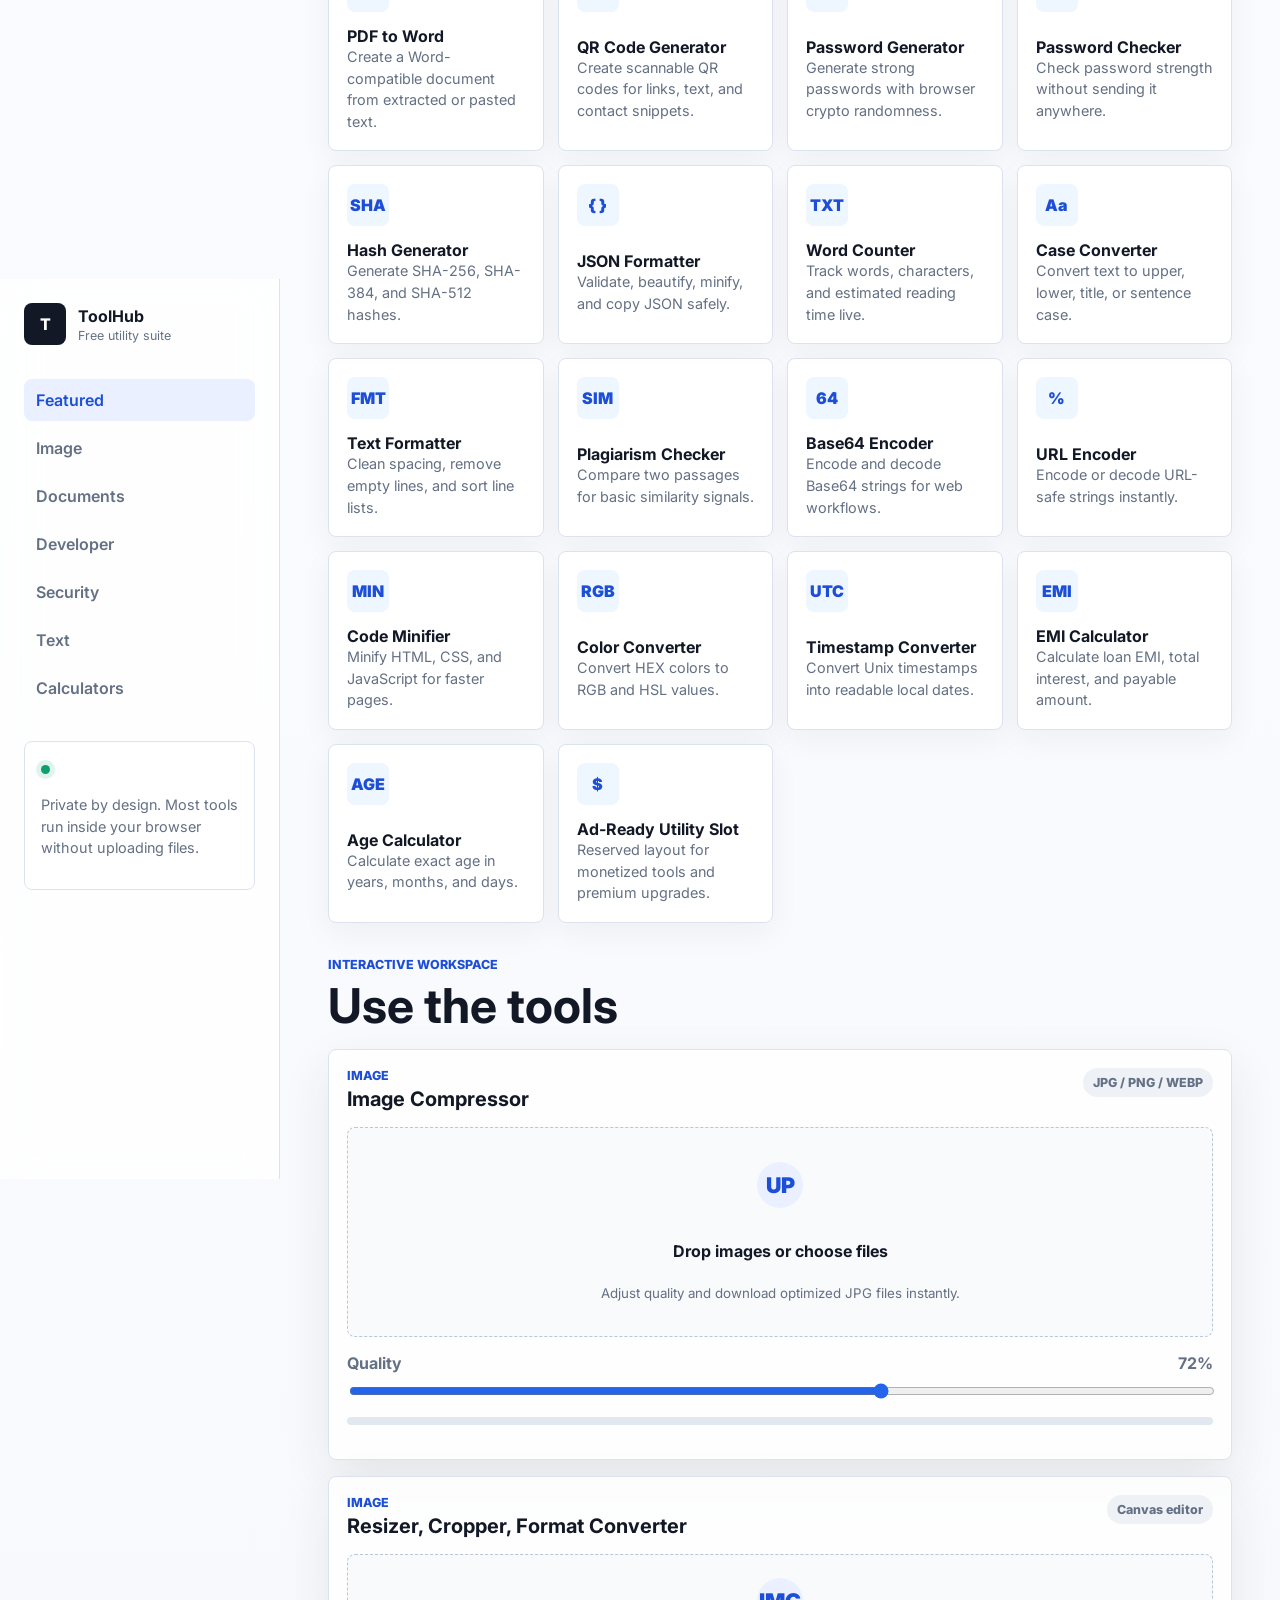
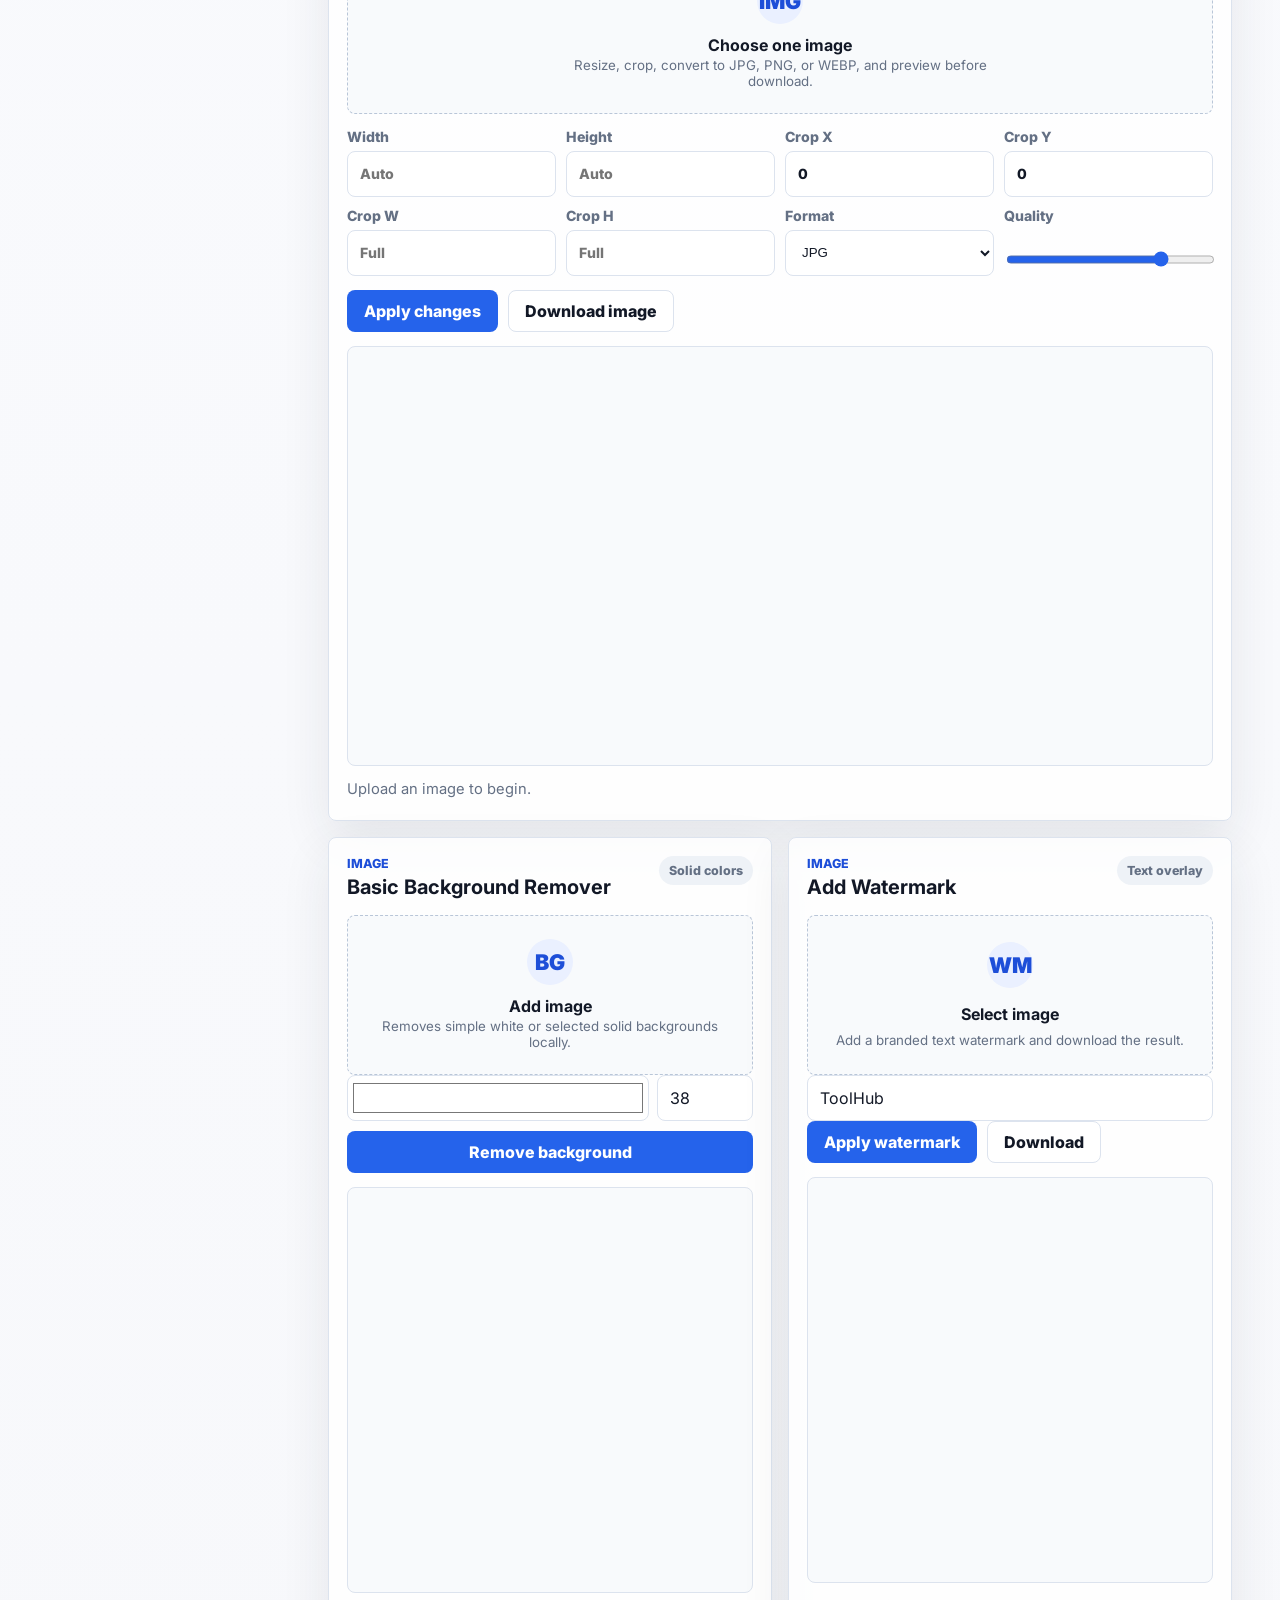
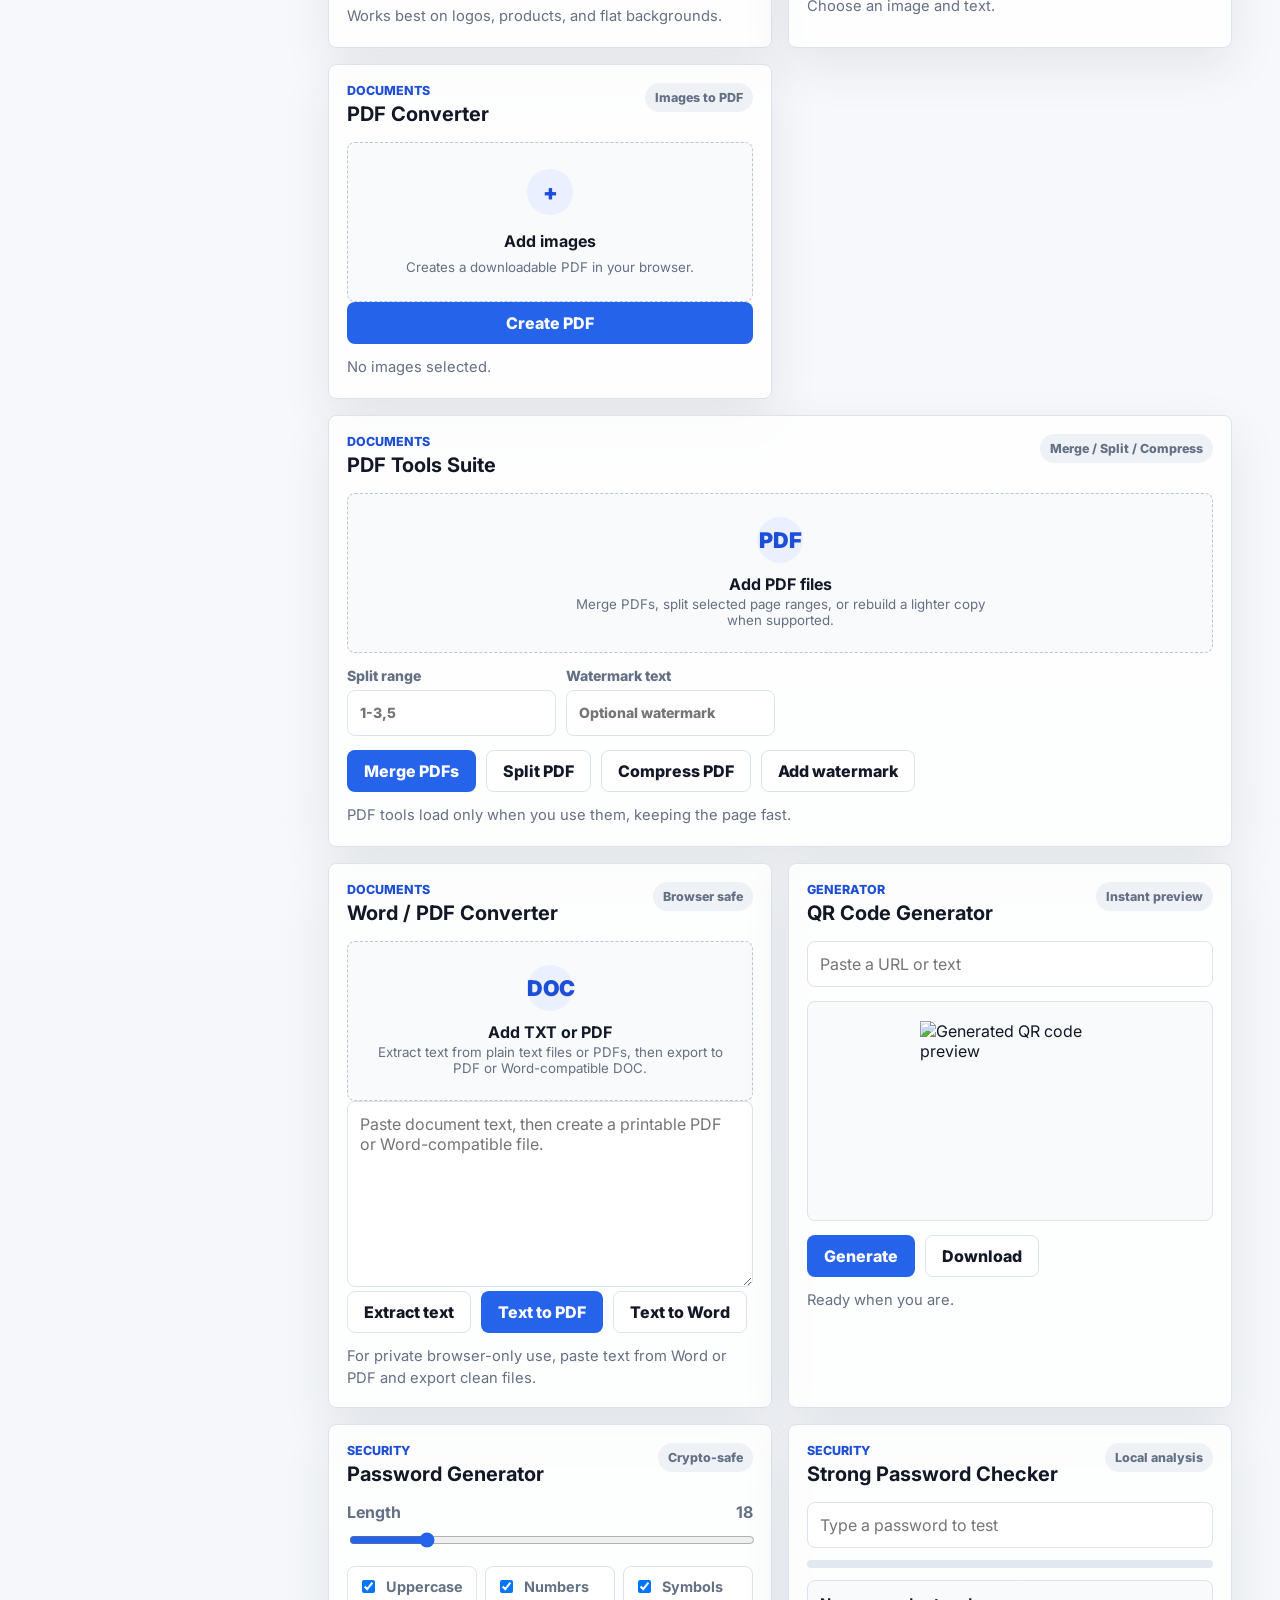
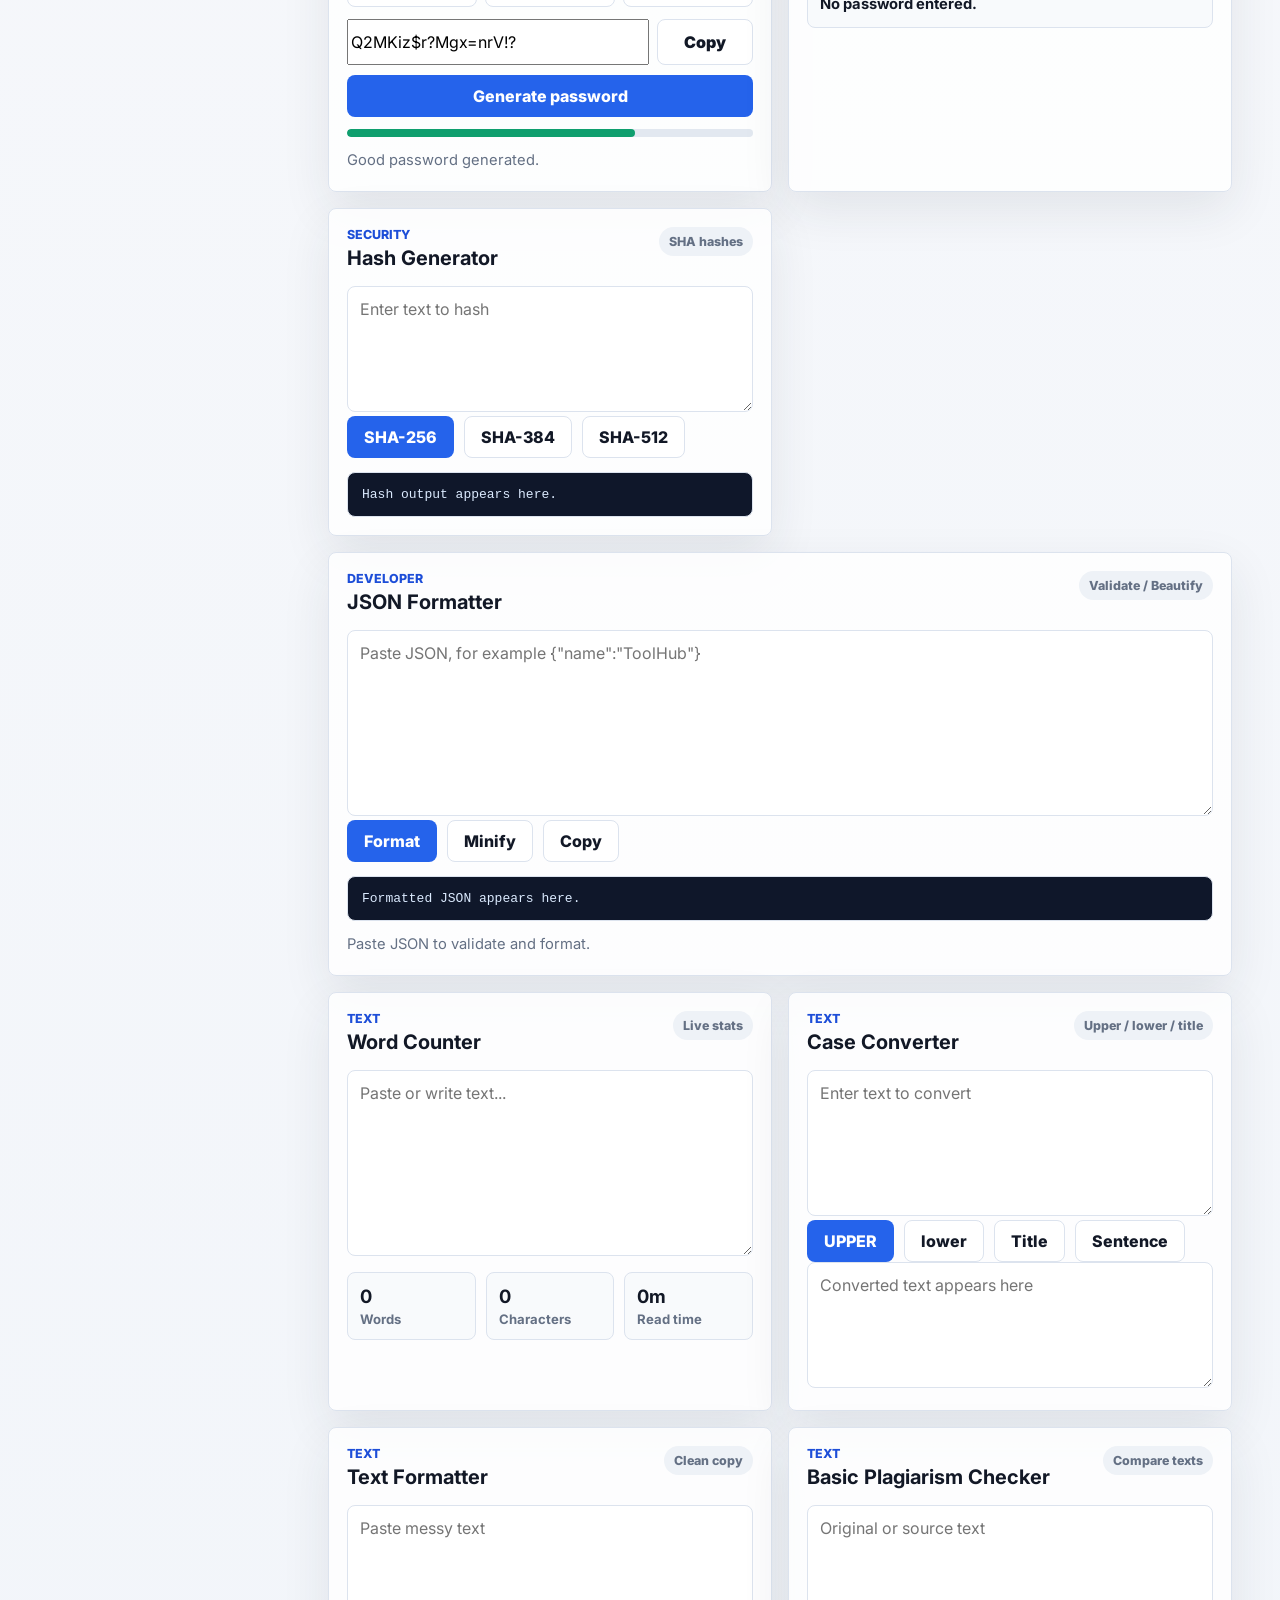
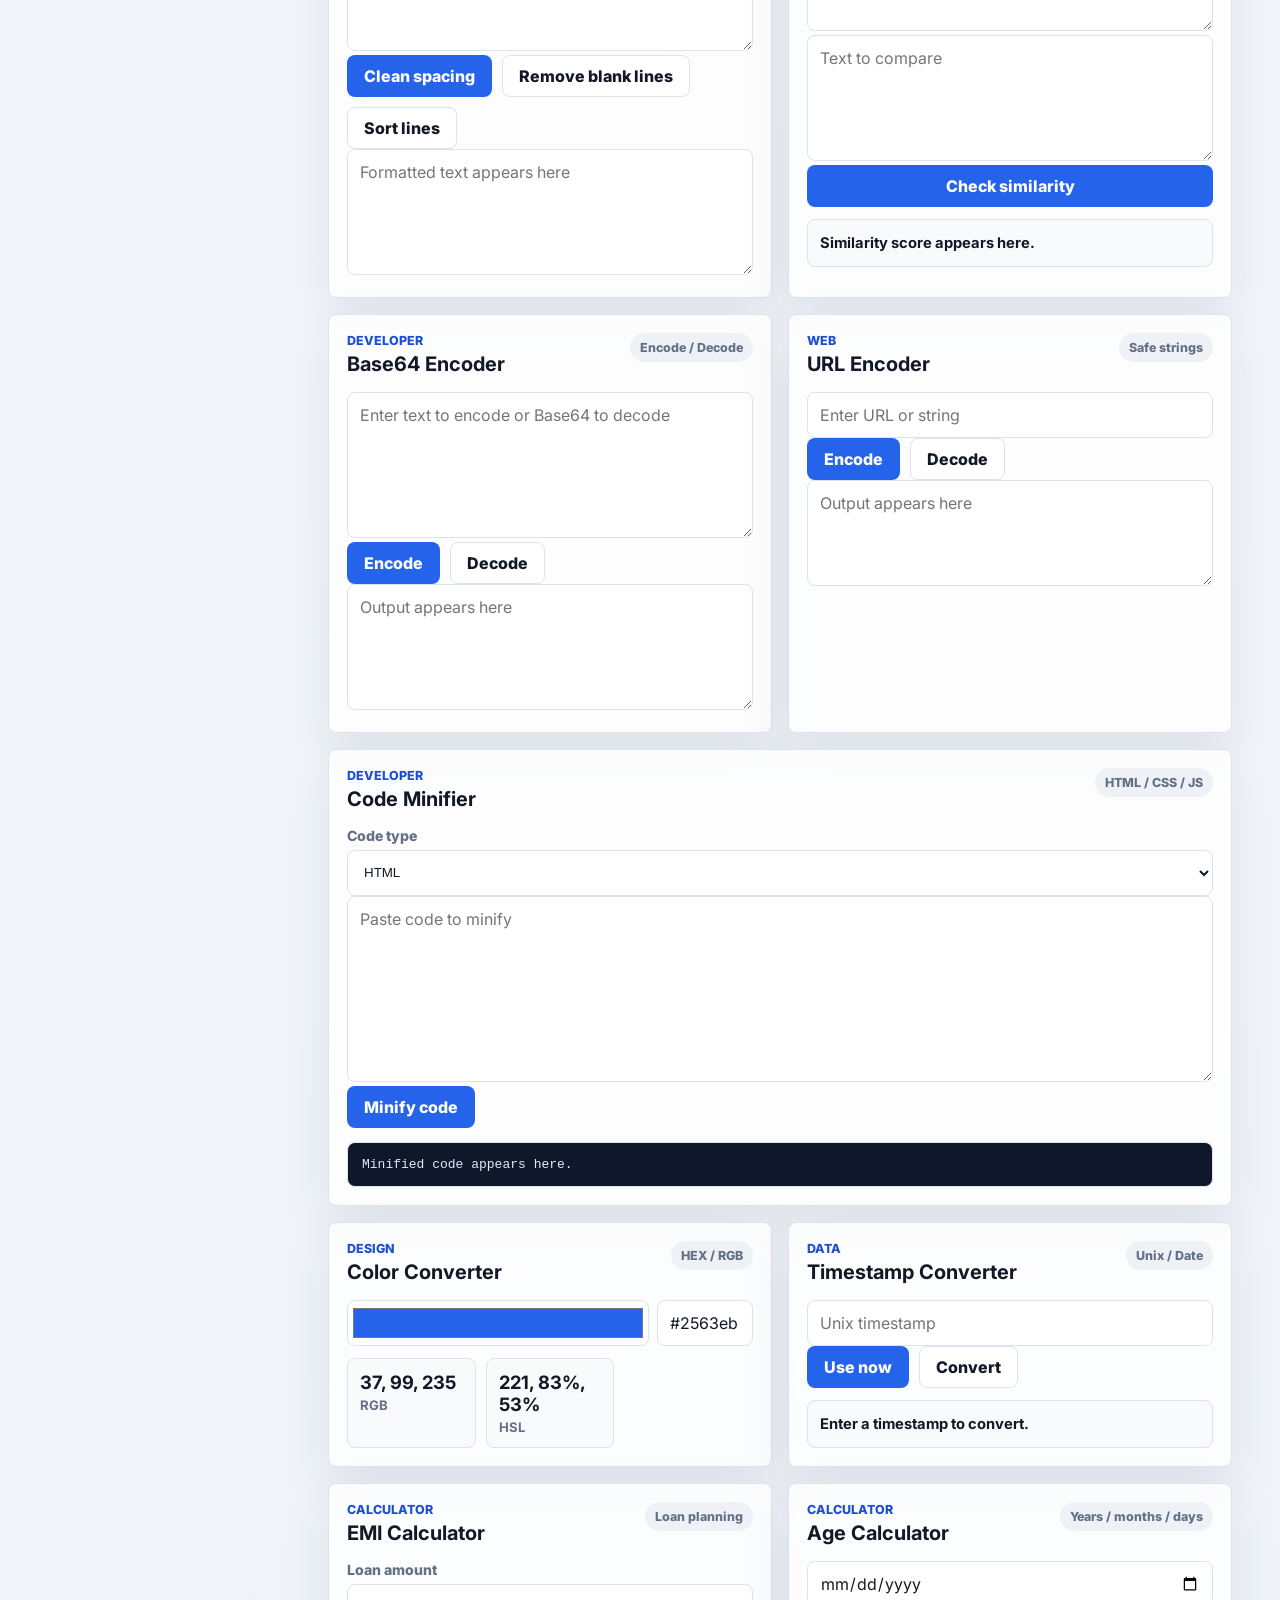
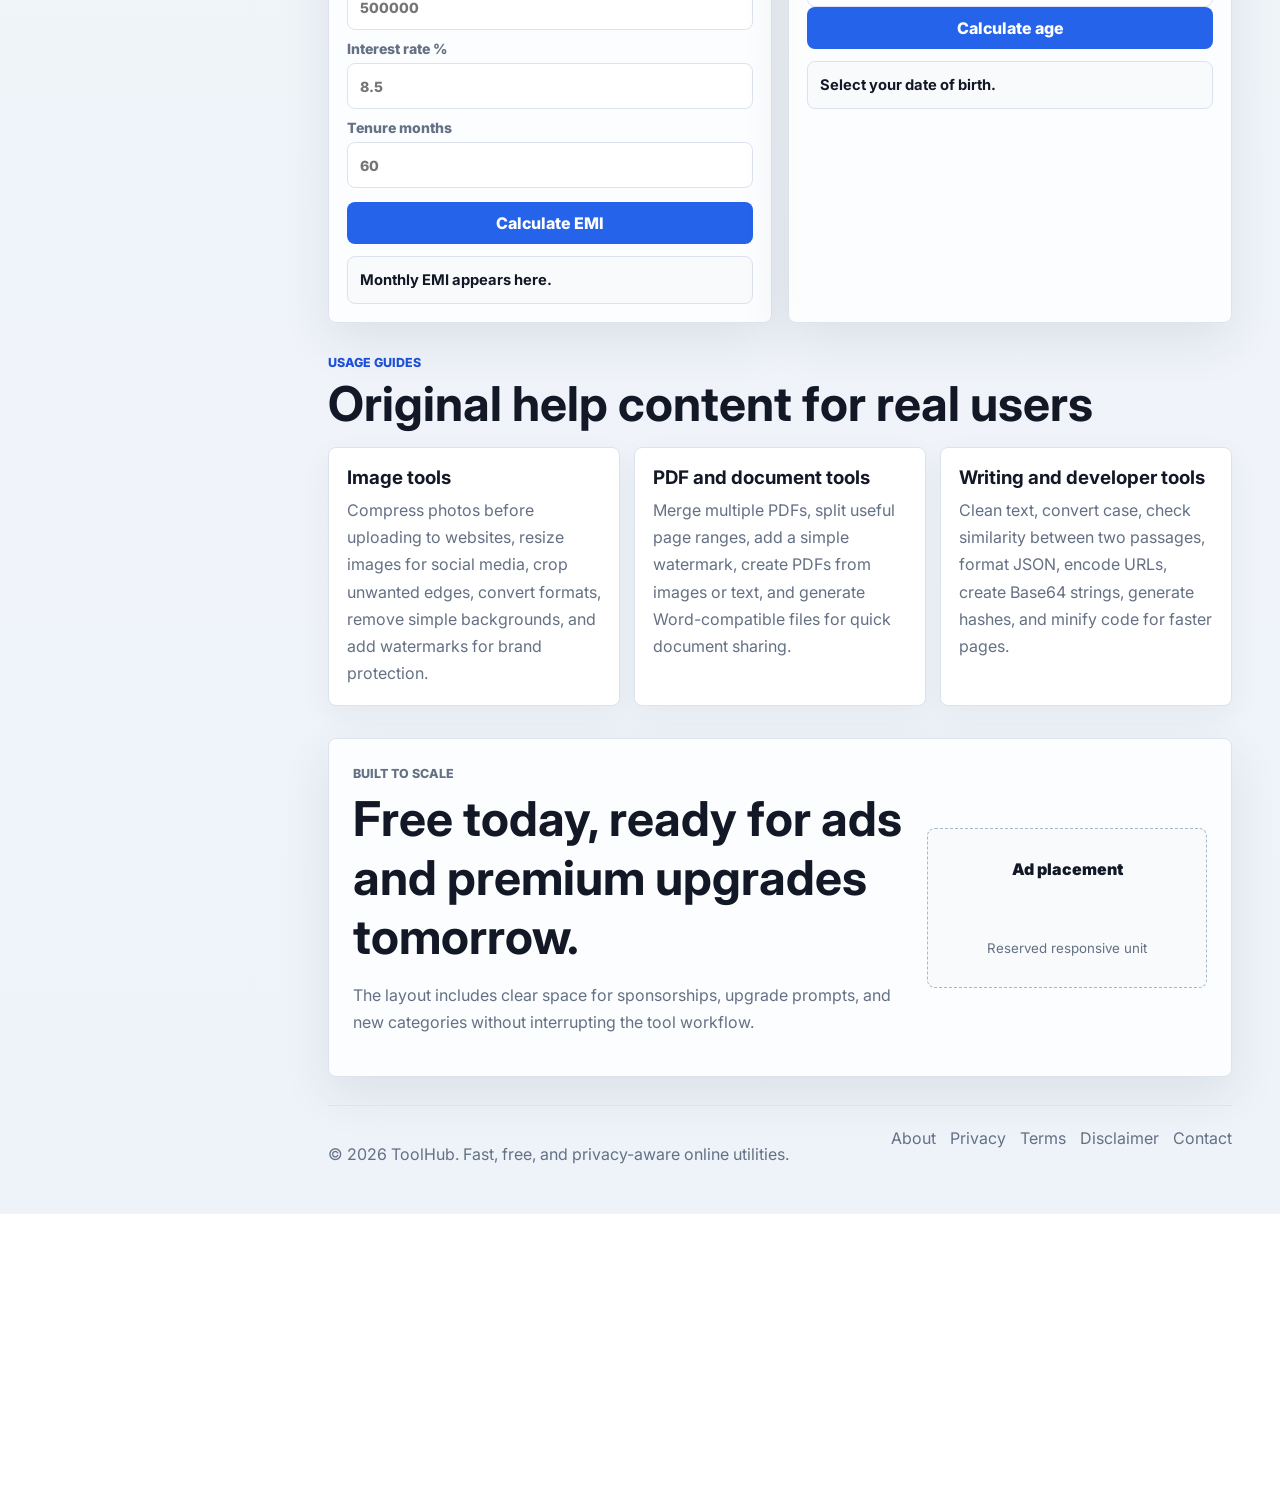
<file: tools/password.html>
<!DOCTYPE html>
<html lang="en">
<head>
  <meta name="google-adsense-account" content="ca-pub-8626625213914673">
  <meta charset="UTF-8">
  <meta name="viewport" content="width=device-width, initial-scale=1.0">
  <meta http-equiv="refresh" content="0; url=../index.html#password-generator">
  <title>Password Generator - ToolHub</title>
</head>
<body>
  <p><a href="../index.html#password-generator">Open Password Generator</a></p>
</body>
</html>
</file>
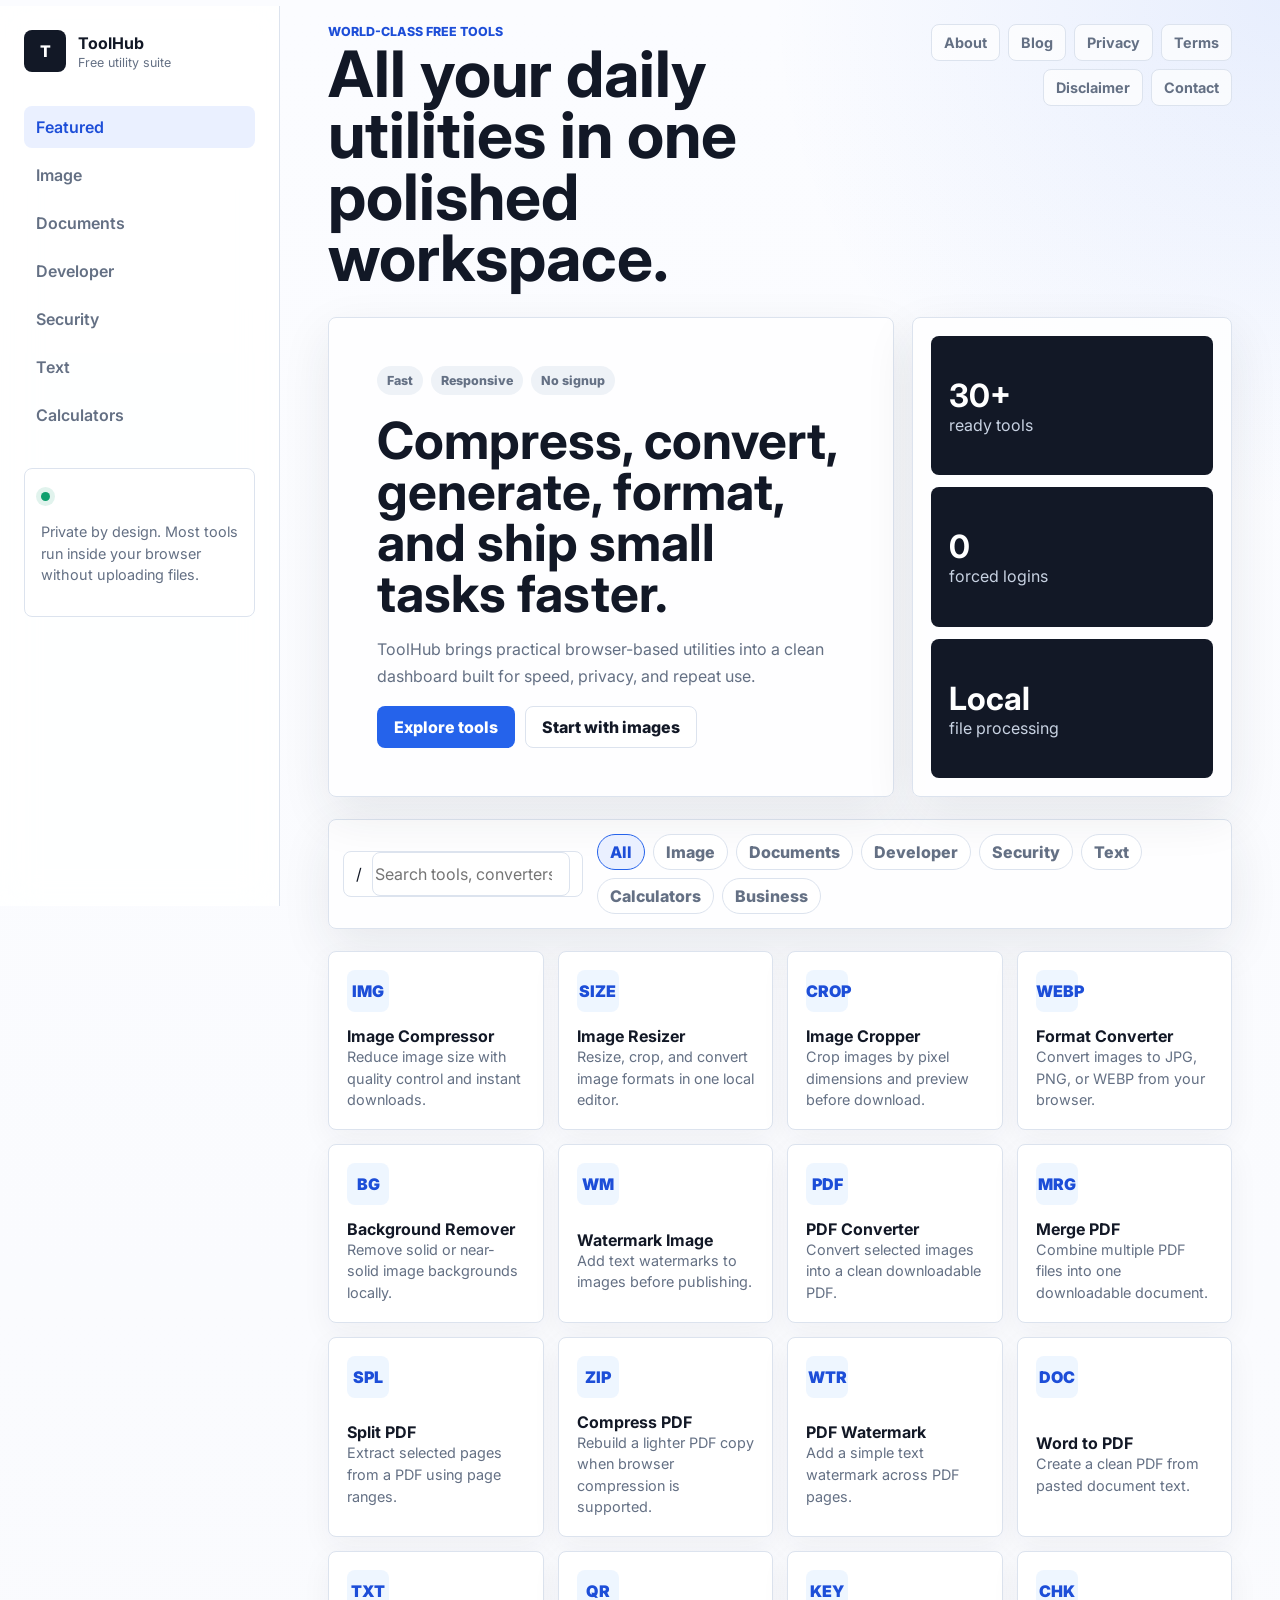
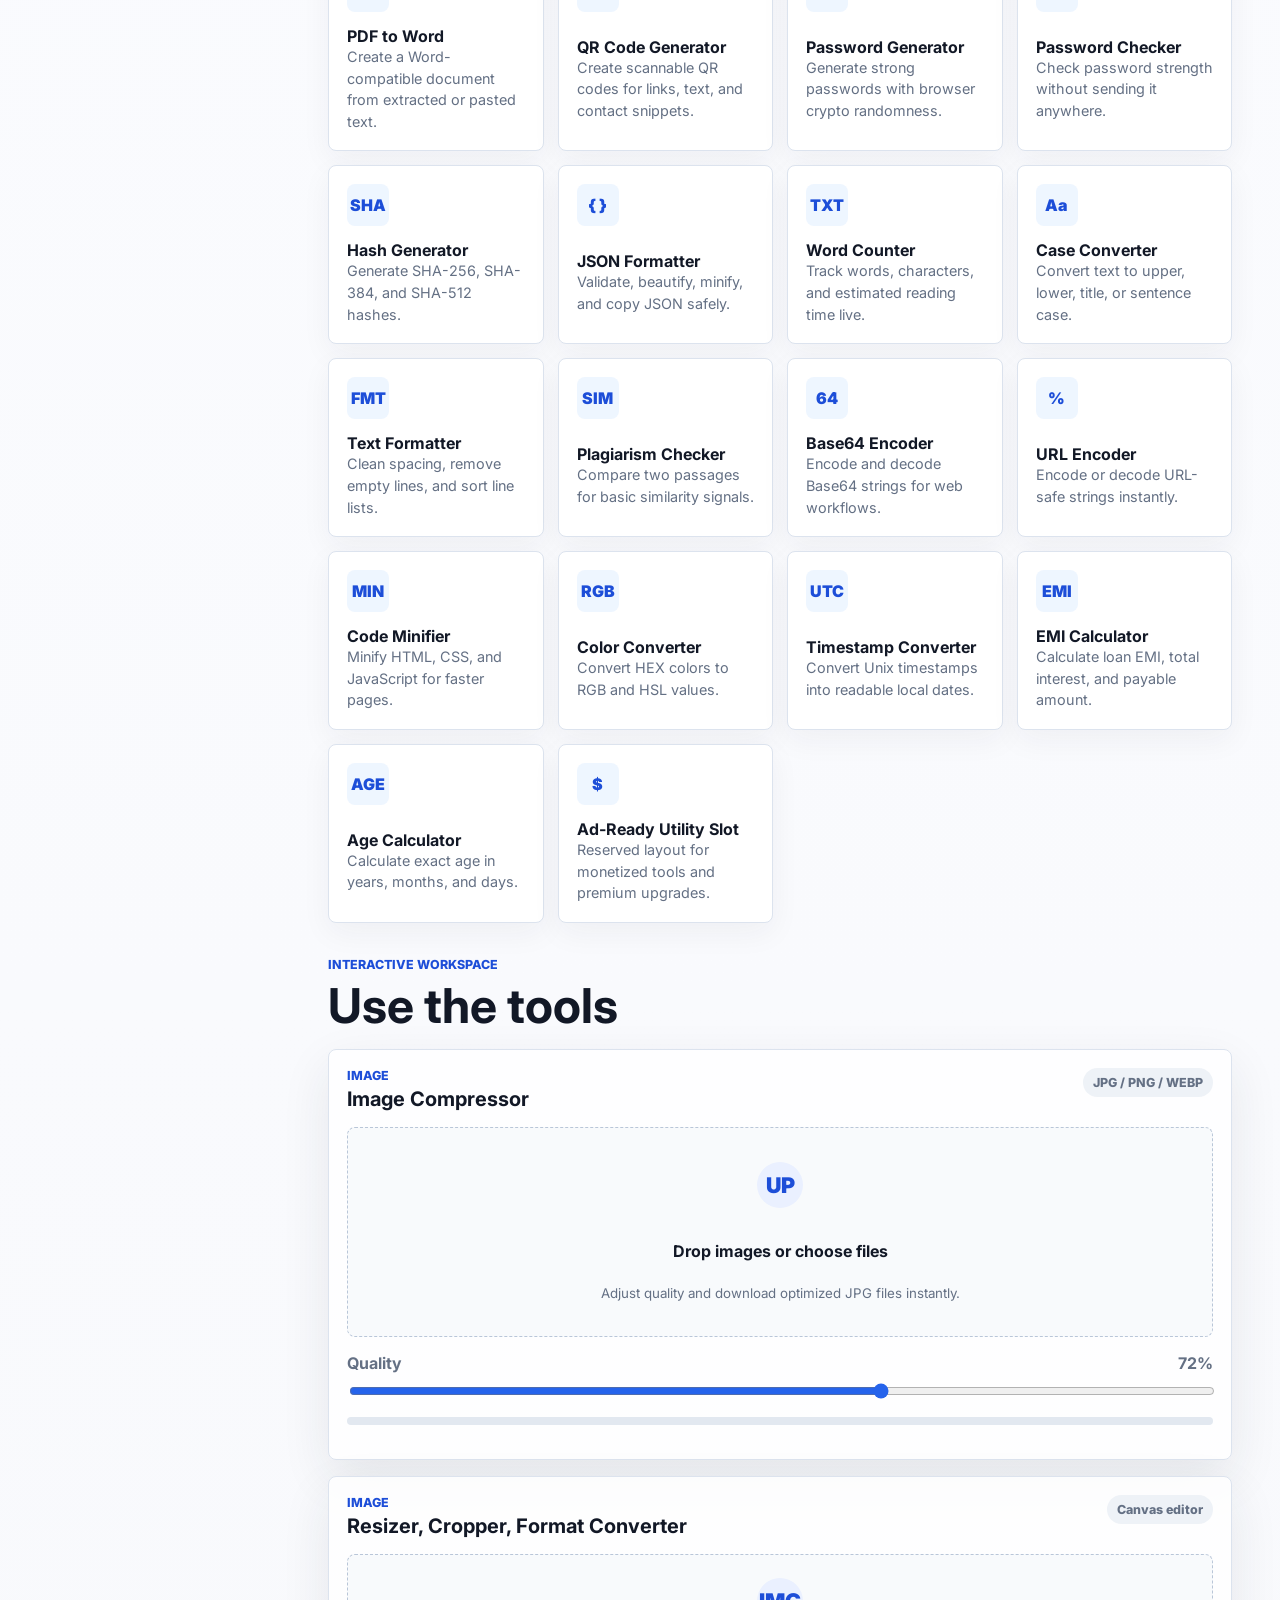
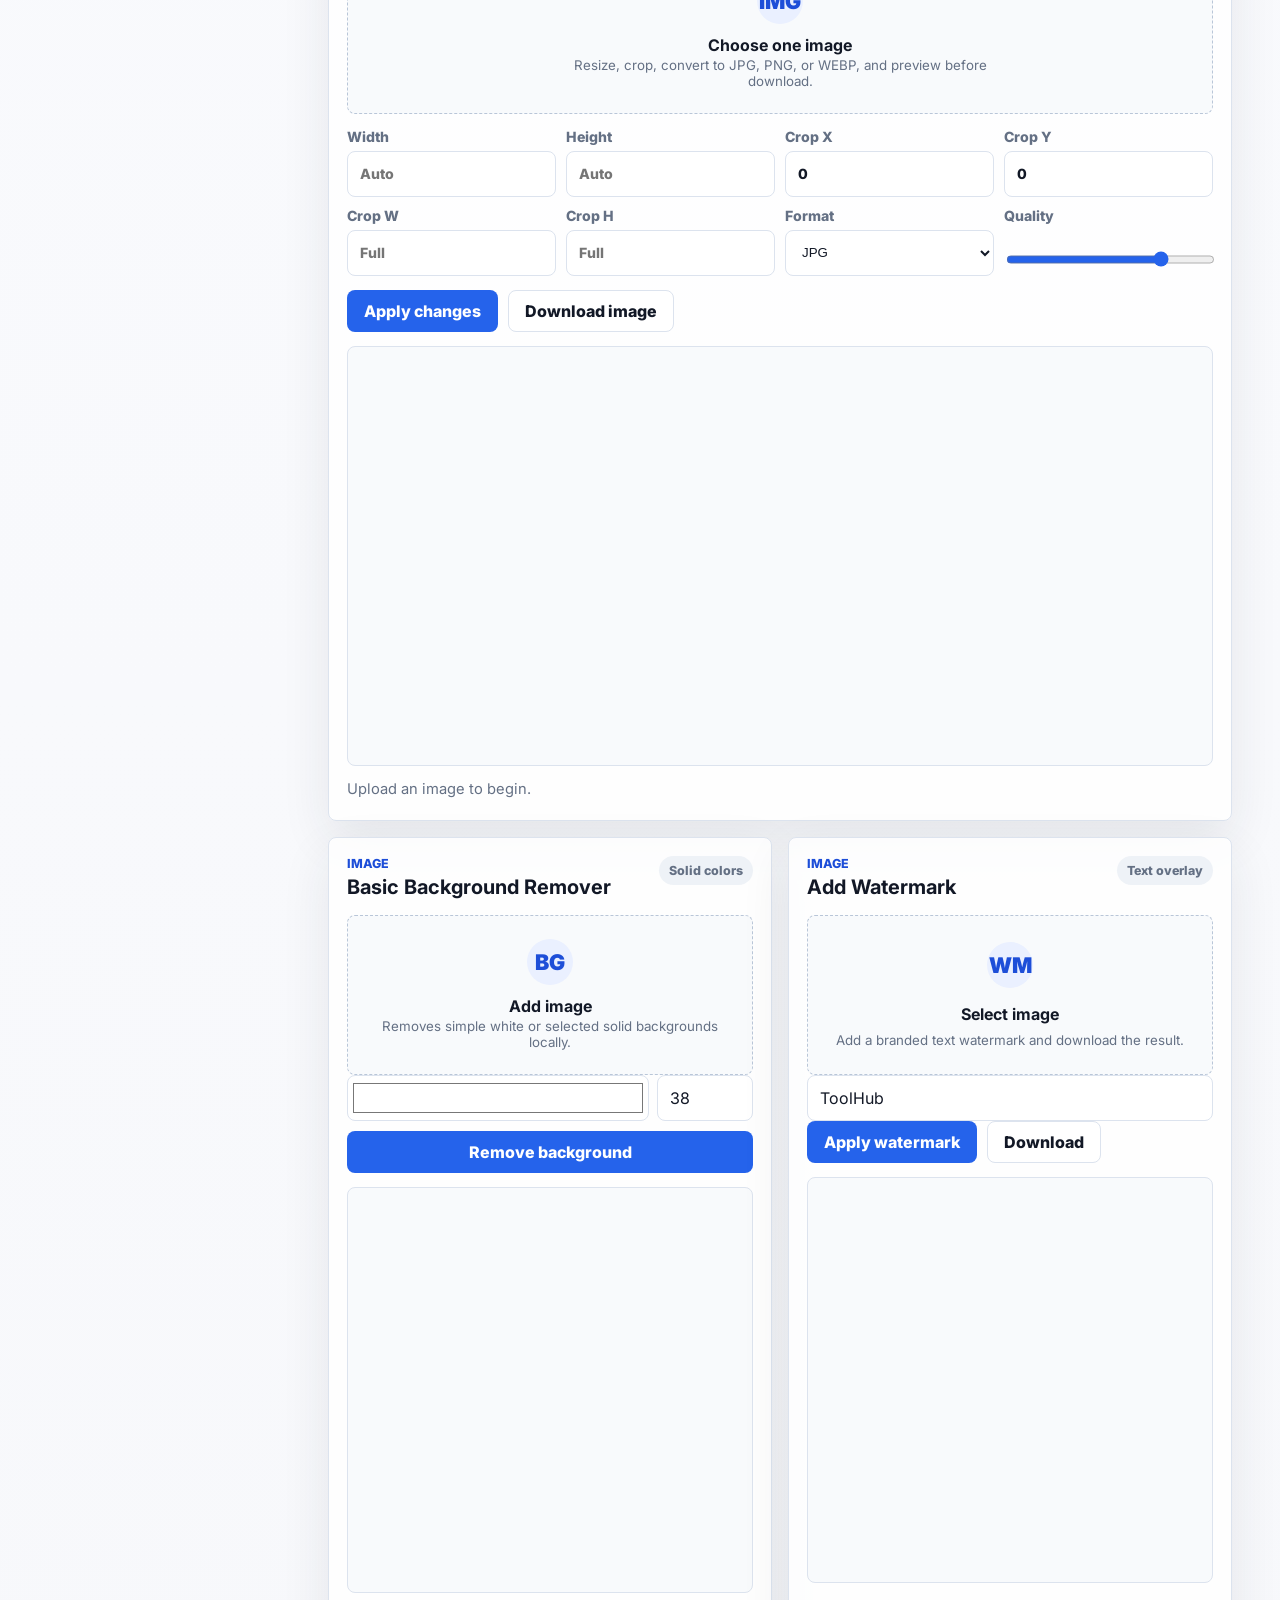
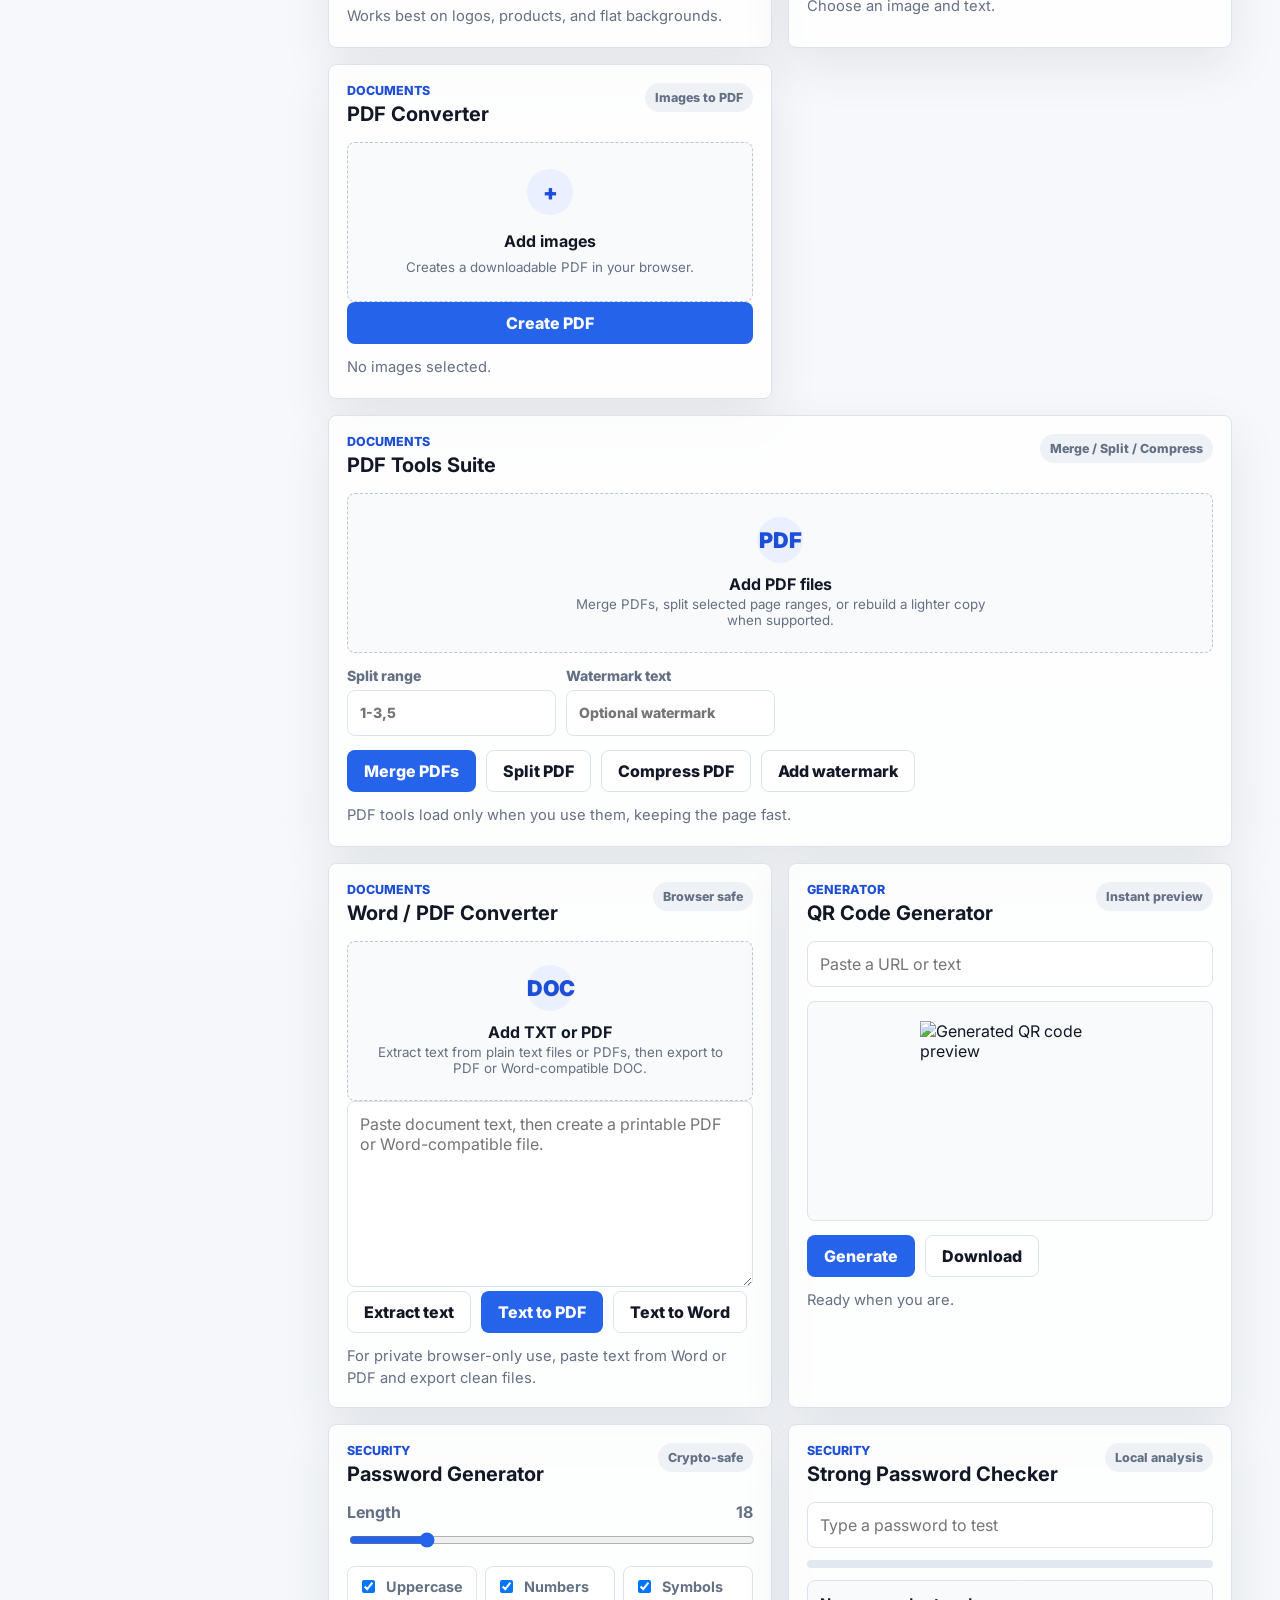
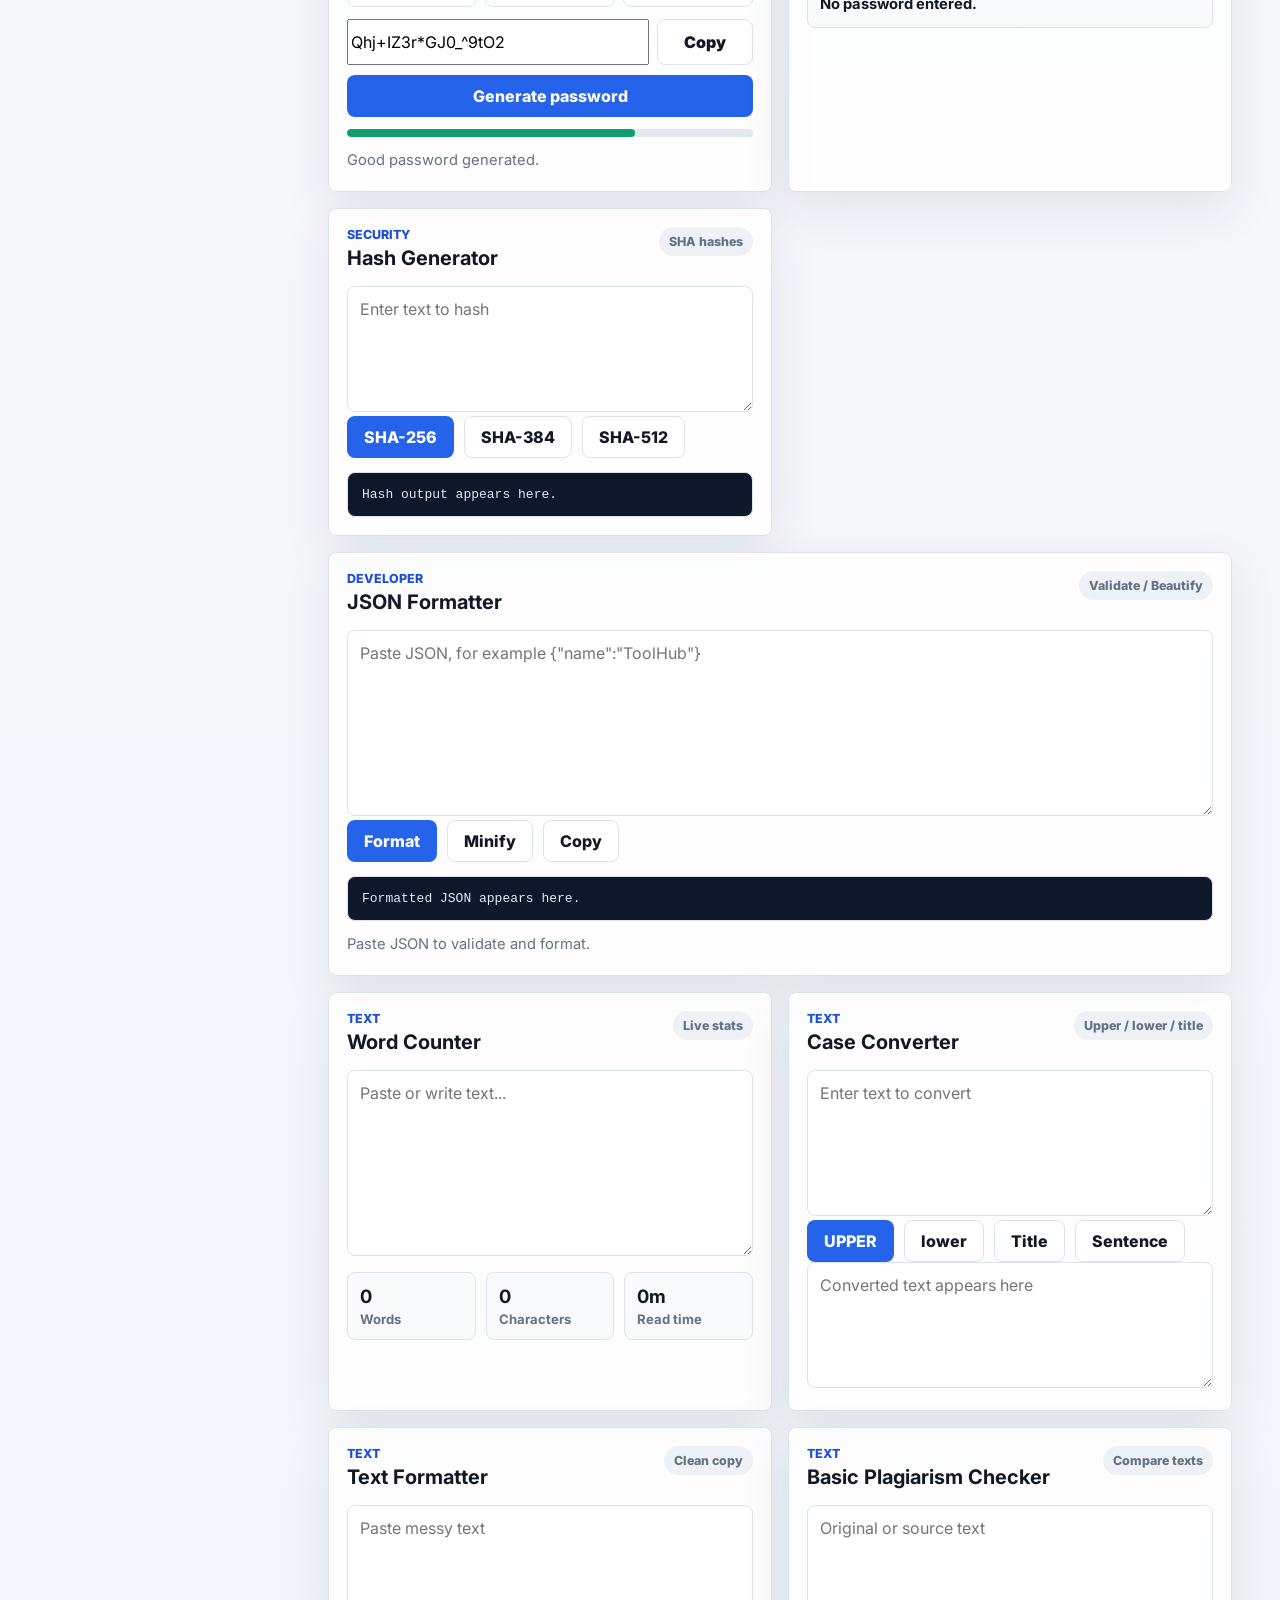
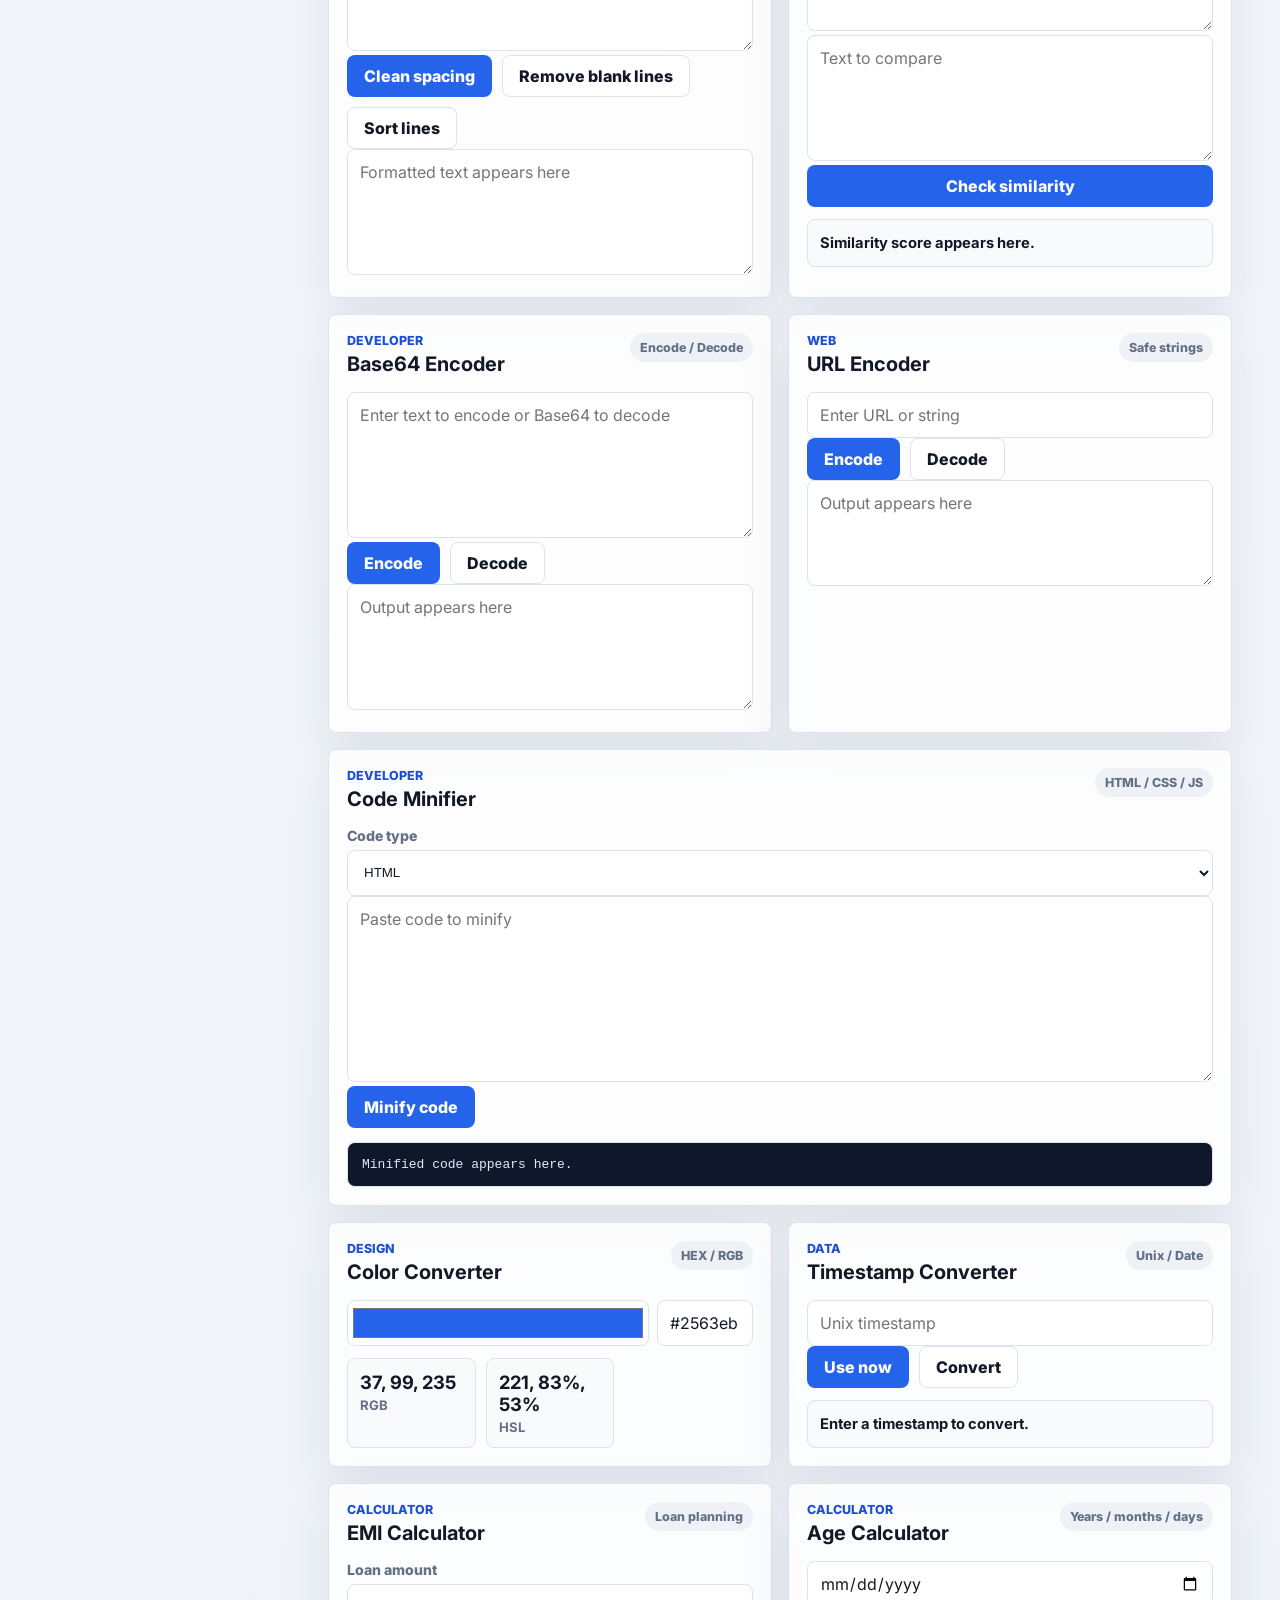
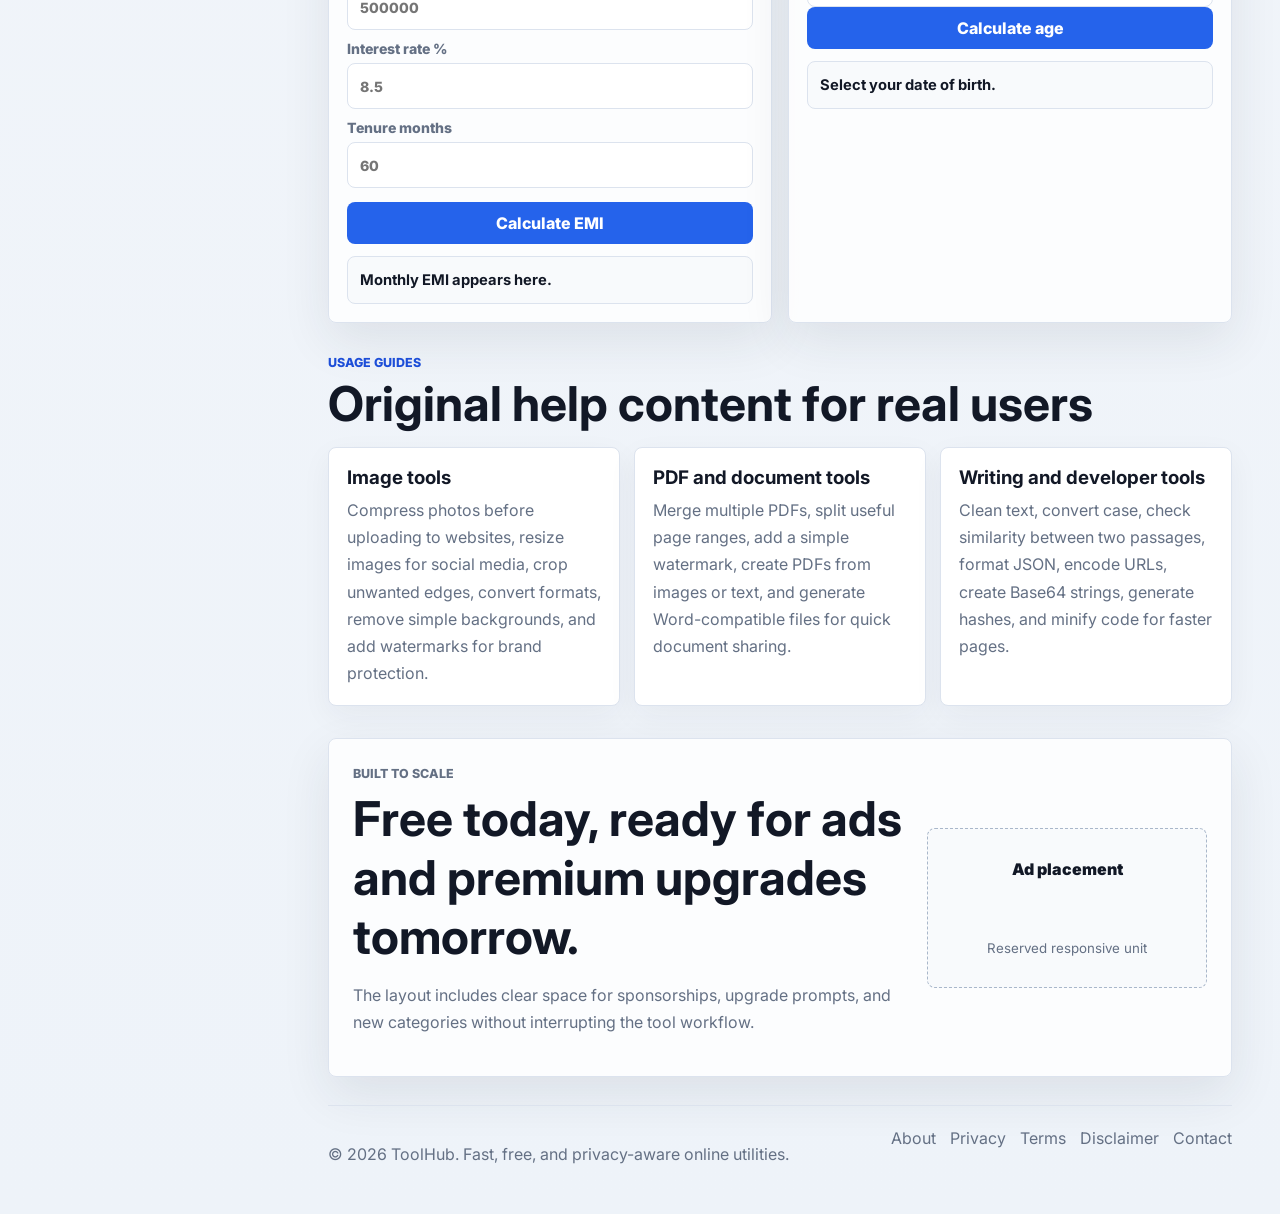
<file: tools/qr-code.html>
<!DOCTYPE html>
<html lang="en">
<head>
  <meta name="google-adsense-account" content="ca-pub-8626625213914673">
  <meta charset="UTF-8">
  <meta name="viewport" content="width=device-width, initial-scale=1.0">
  <meta http-equiv="refresh" content="0; url=../index.html#qr-generator">
  <title>QR Code Generator - ToolHub</title>
</head>
<body>
  <p><a href="../index.html#qr-generator">Open QR Code Generator</a></p>
</body>
</html>
</file>
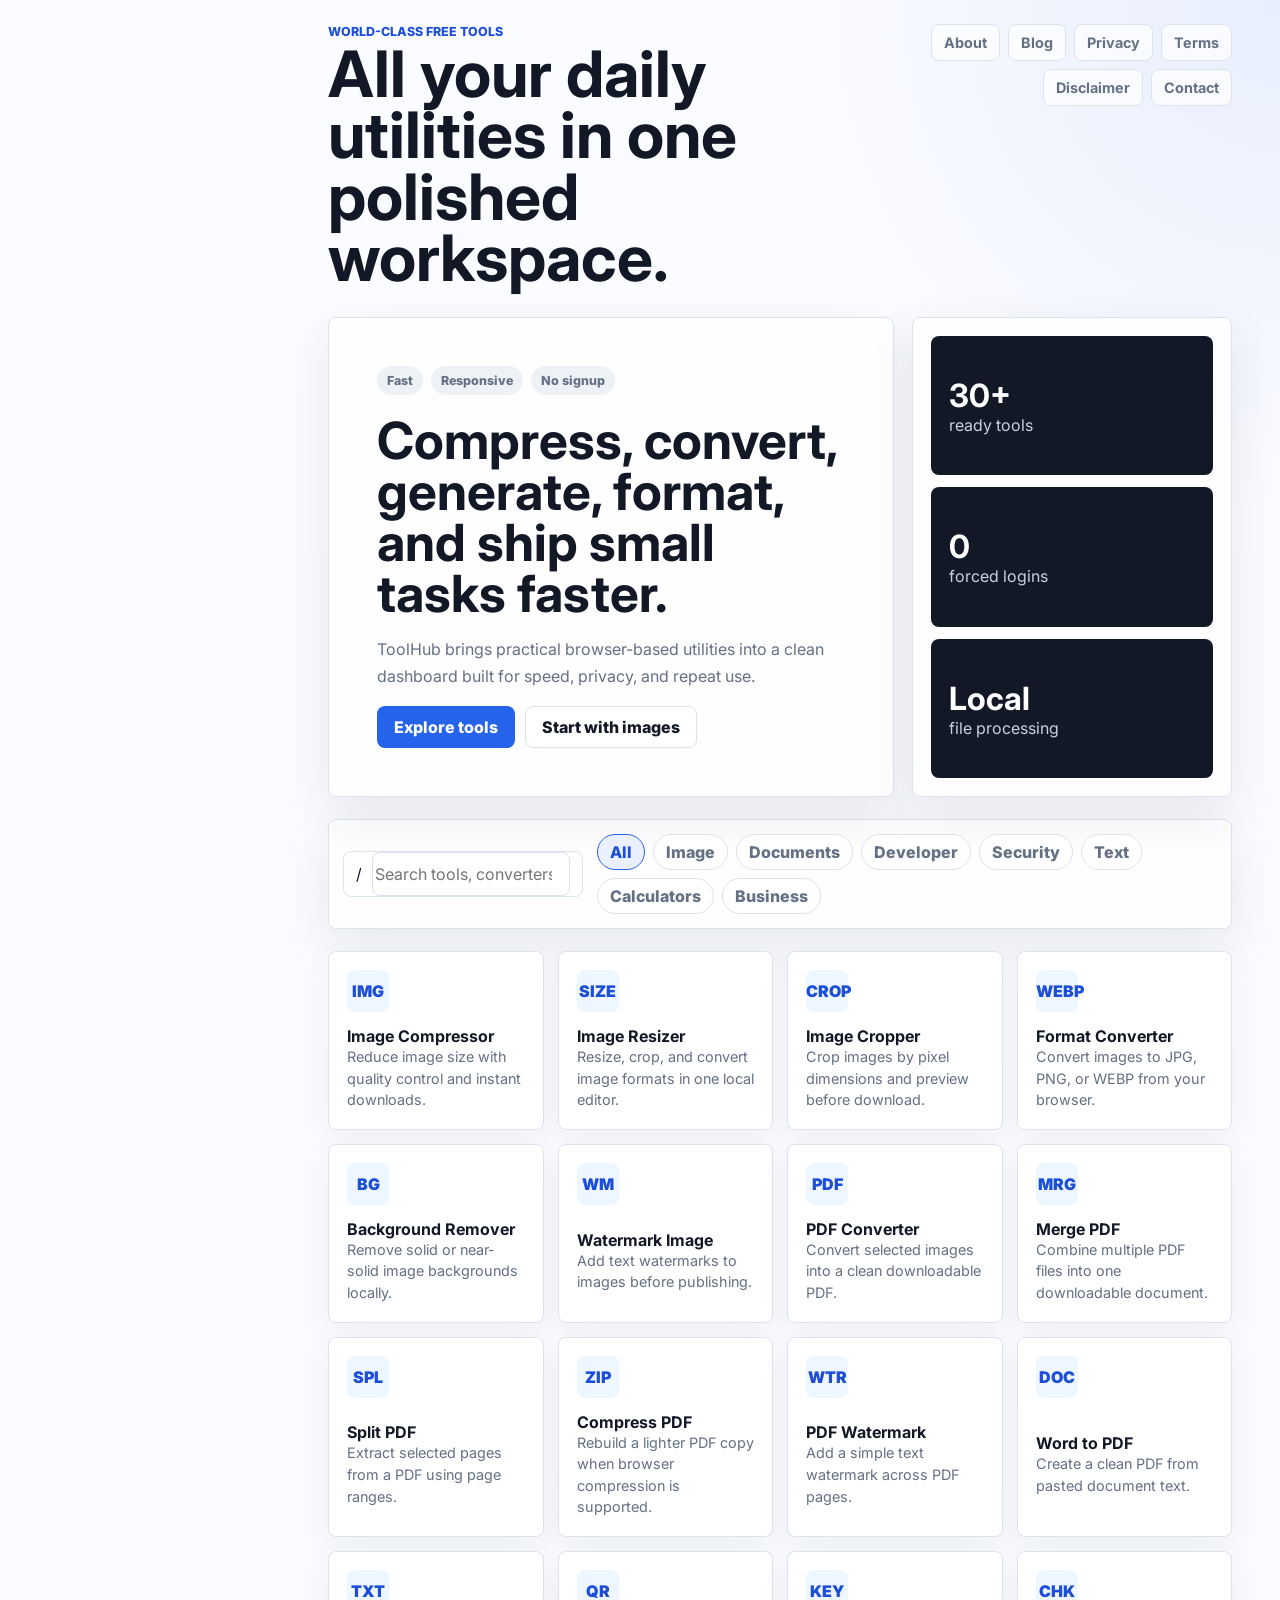
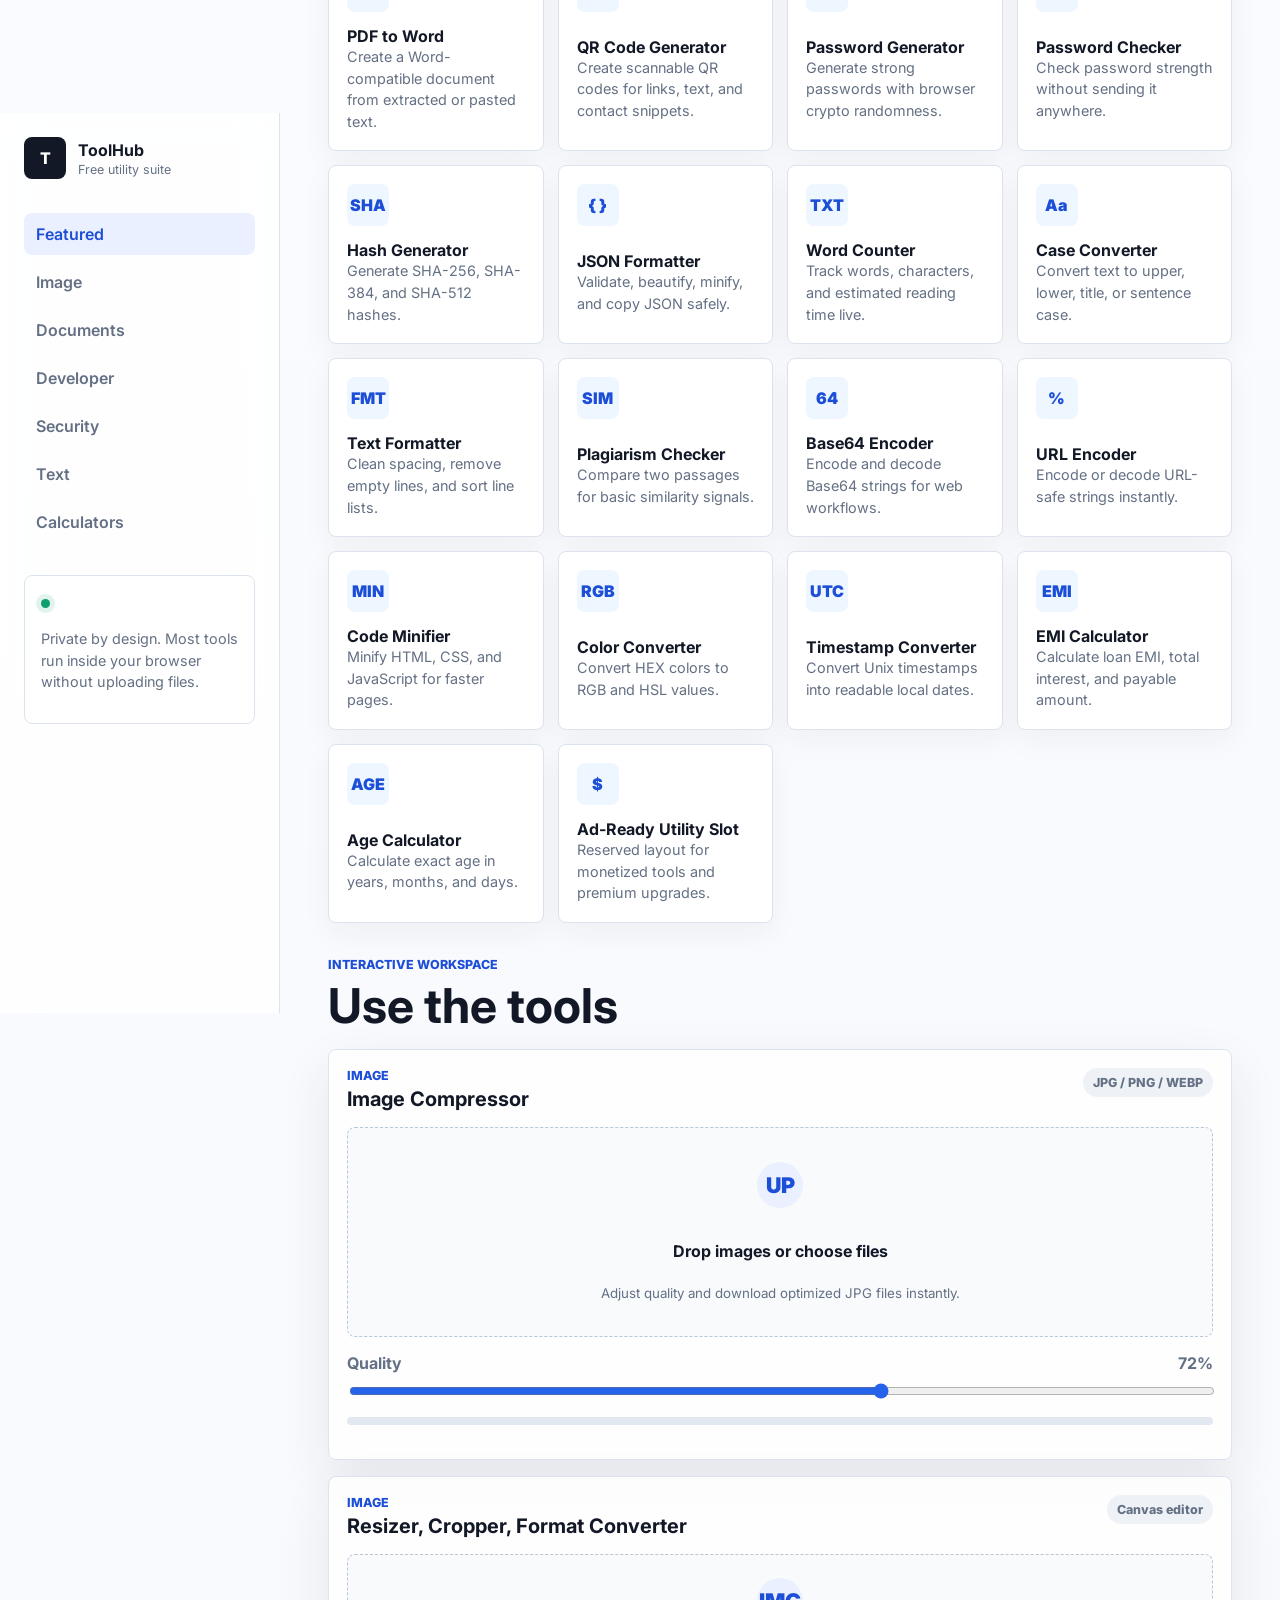
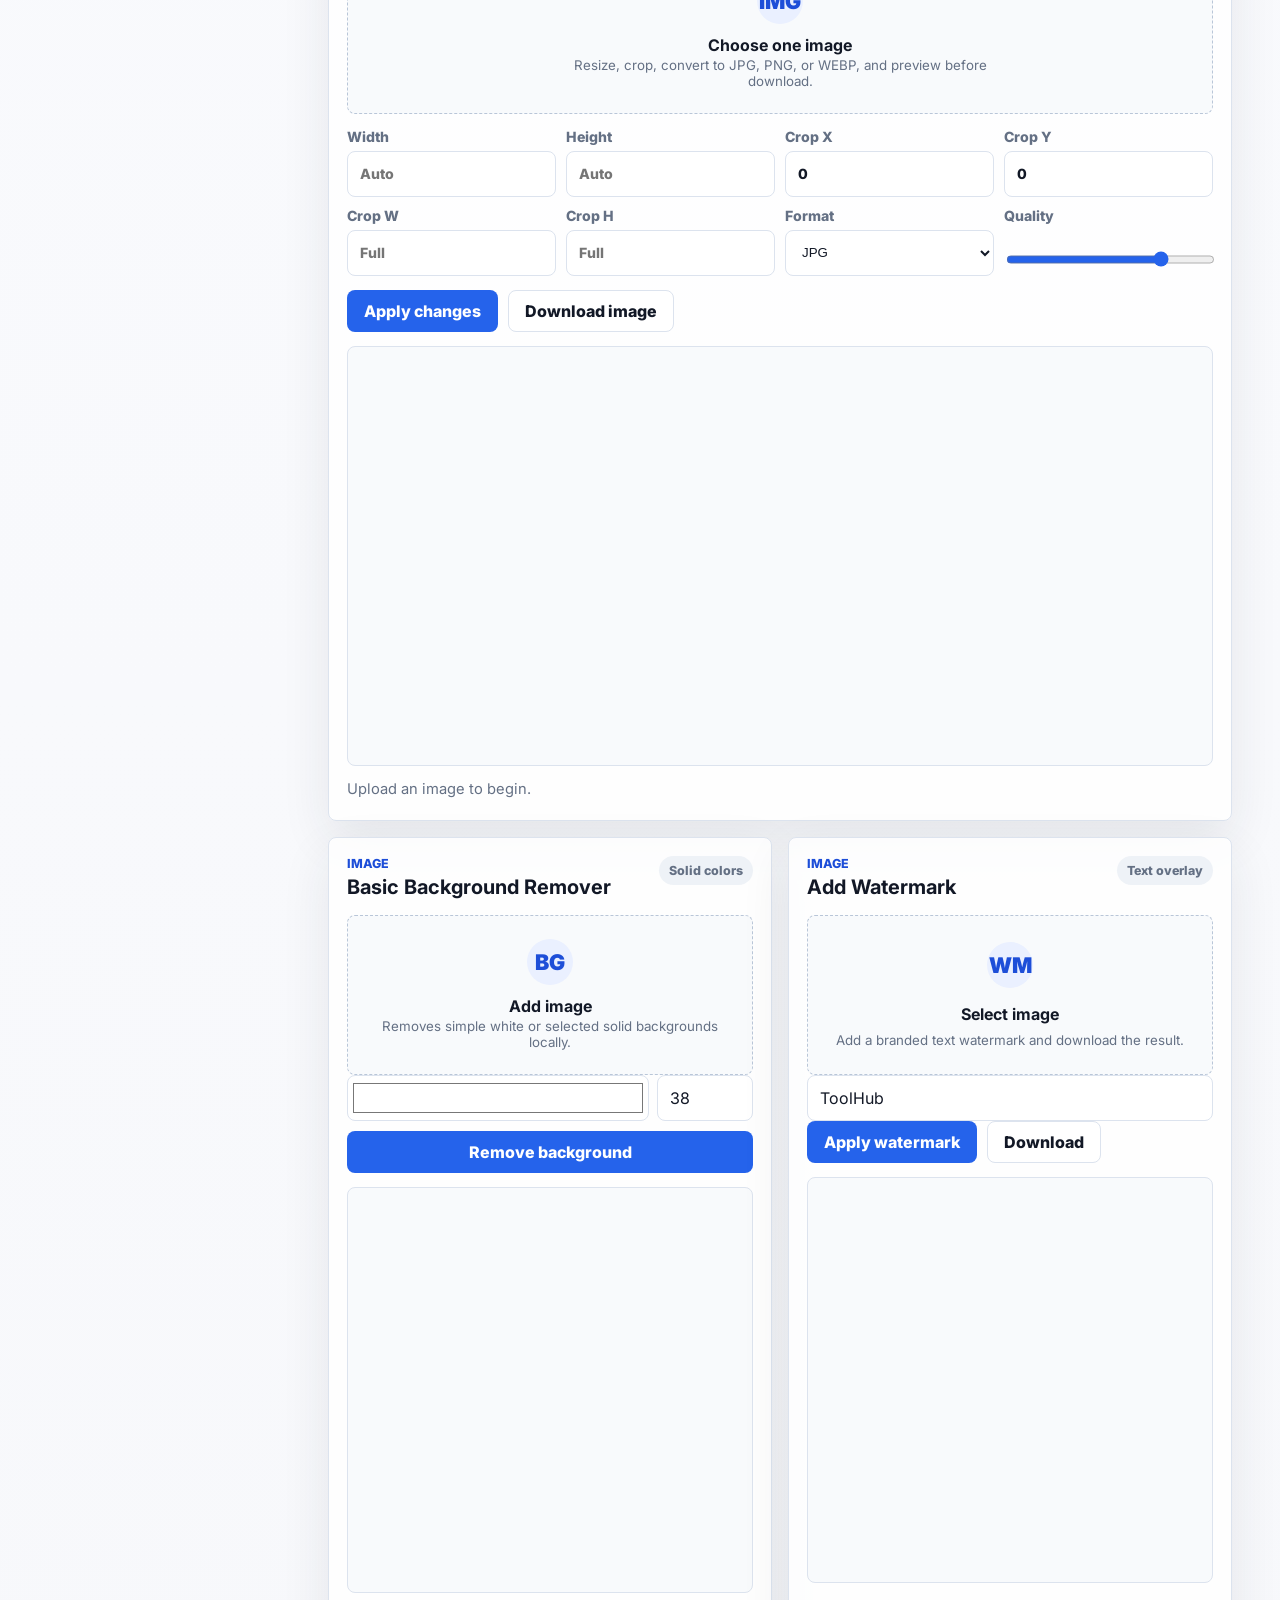
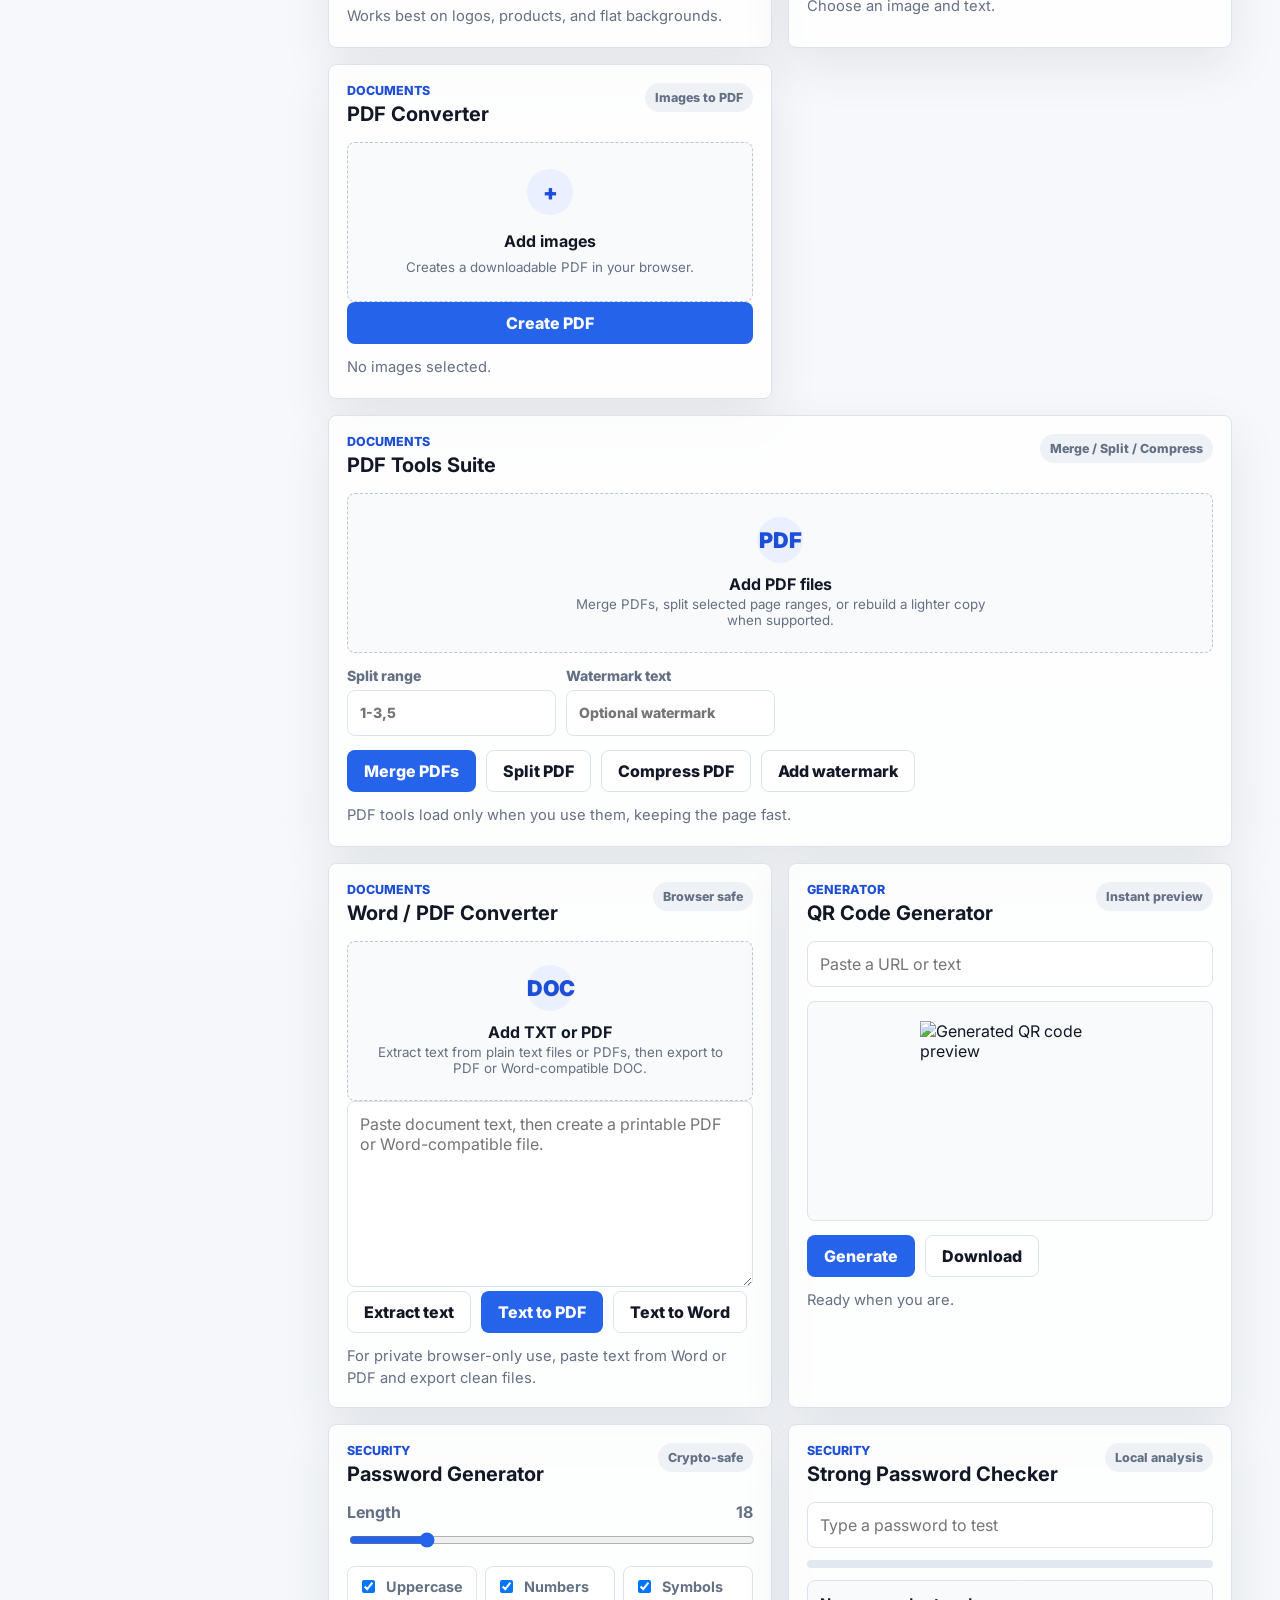
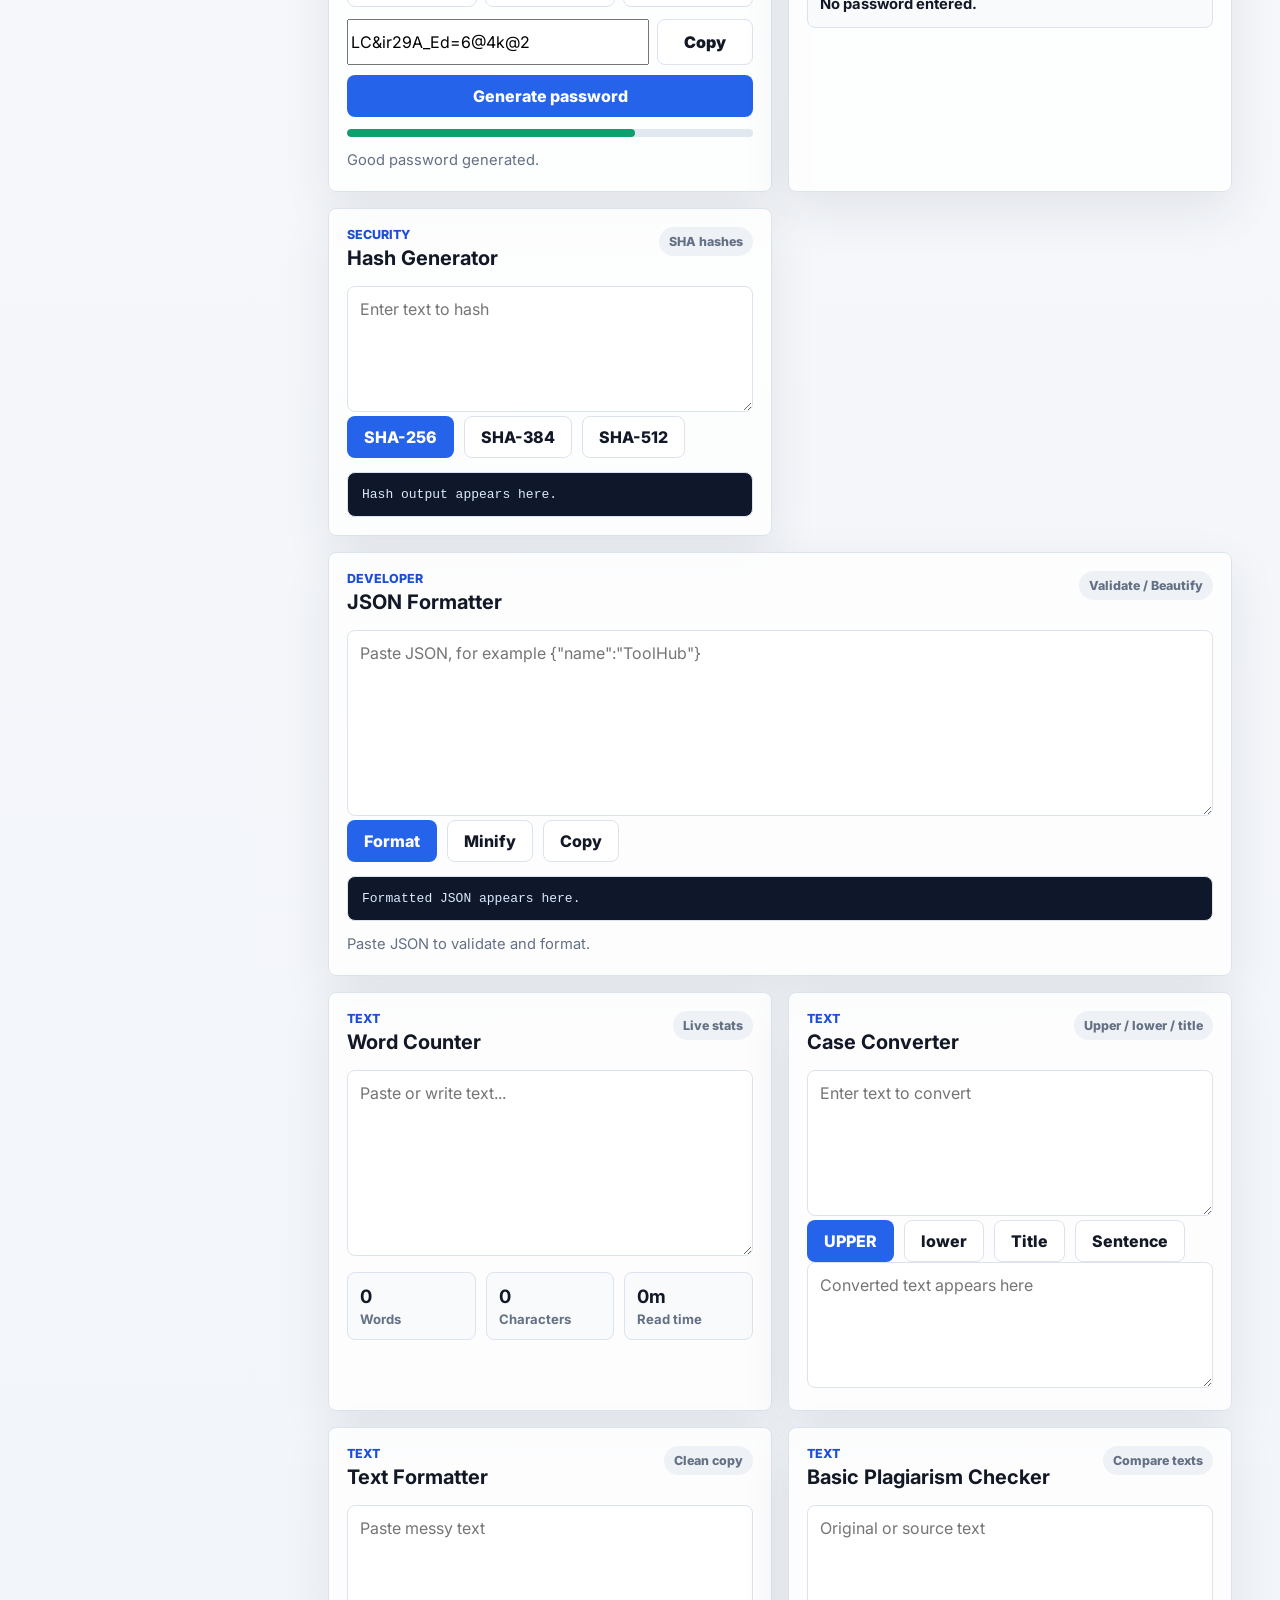
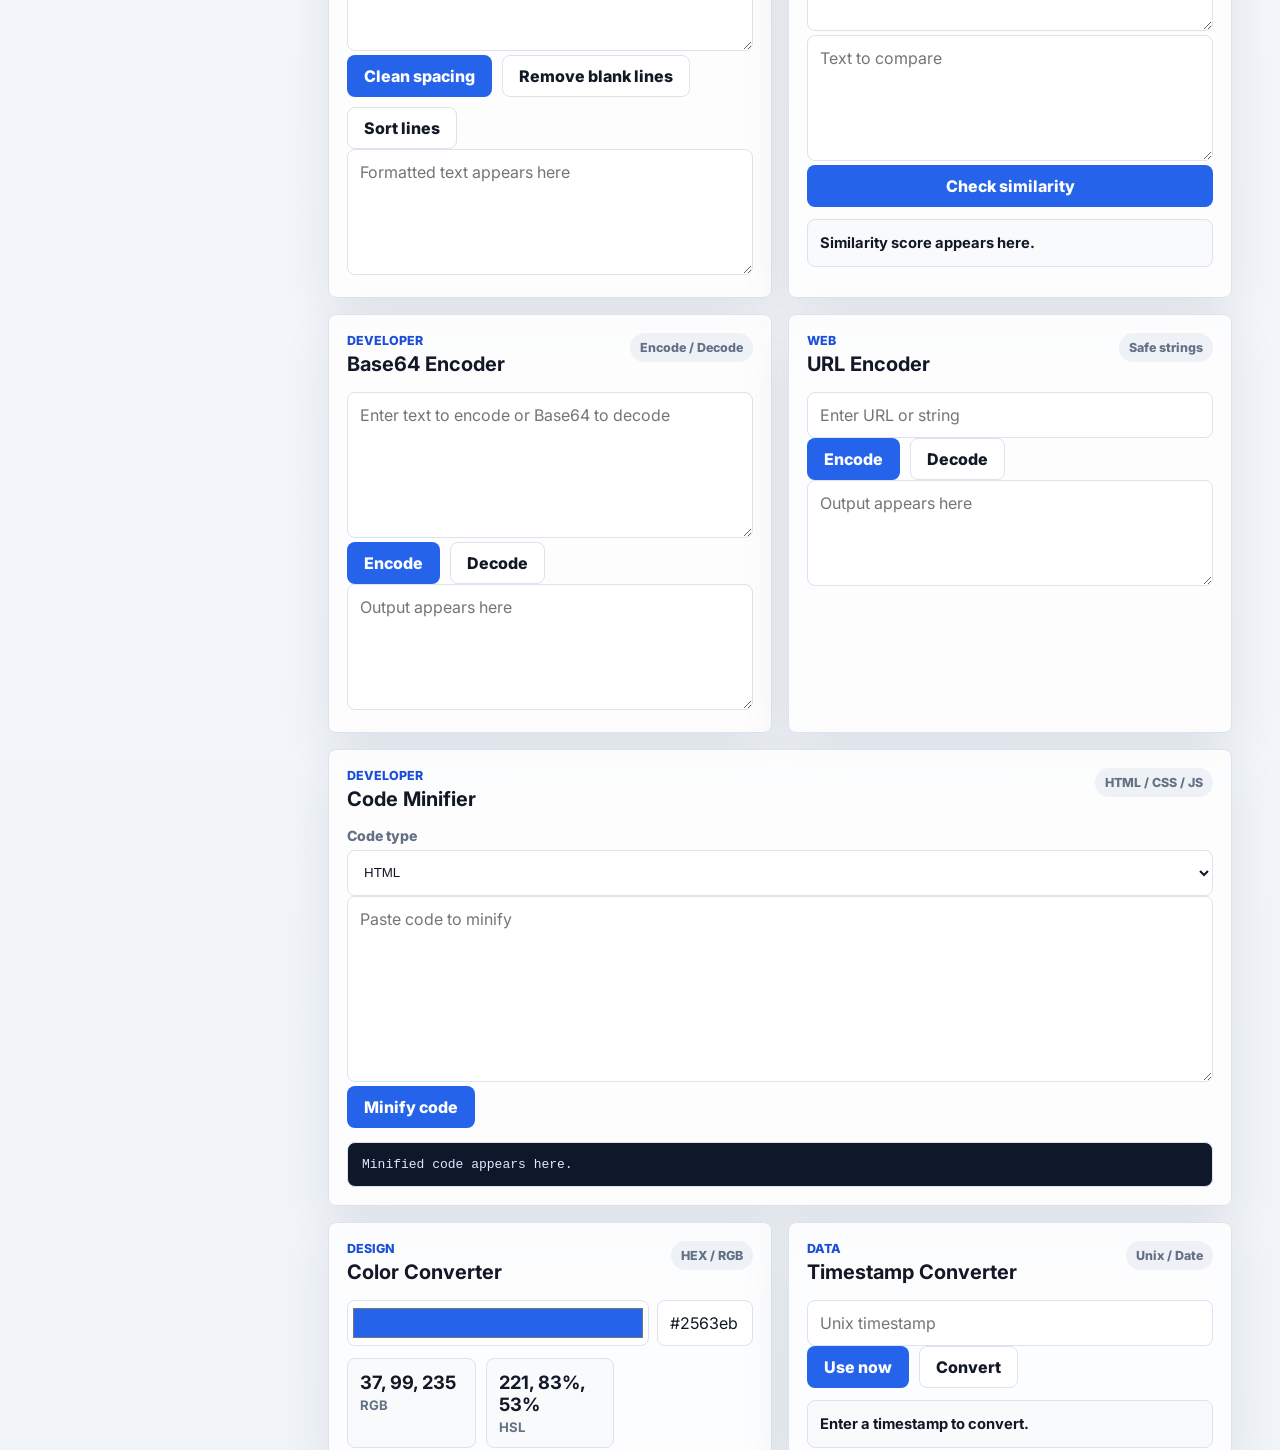
<file: tools/word-counter.html>
<!DOCTYPE html>
<html lang="en">
<head>
  <meta name="google-adsense-account" content="ca-pub-8626625213914673">
  <meta charset="UTF-8">
  <meta name="viewport" content="width=device-width, initial-scale=1.0">
  <meta http-equiv="refresh" content="0; url=../index.html#word-counter">
  <title>Word Counter - ToolHub</title>
</head>
<body>
  <p><a href="../index.html#word-counter">Open Word Counter</a></p>
</body>
</html>
</file>
<file: style.css>
:root {
  --bg: #f7f8fb;
  --surface: #ffffff;
  --surface-soft: #eef2f7;
  --ink: #121826;
  --muted: #647084;
  --line: #dce3ee;
  --blue: #2563eb;
  --blue-dark: #1d4ed8;
  --green: #0f9f6e;
  --amber: #b7791f;
  --rose: #d43f5e;
  --shadow: 0 18px 50px rgba(31, 41, 55, 0.09);
  --radius: 8px;
}

* {
  box-sizing: border-box;
}

html {
  scroll-behavior: smooth;
}

body {
  margin: 0;
  background:
    radial-gradient(circle at top right, rgba(37, 99, 235, 0.09), transparent 32rem),
    linear-gradient(180deg, #fbfcff 0%, var(--bg) 48%, #eef3f9 100%);
  color: var(--ink);
  font-family: Inter, system-ui, -apple-system, BlinkMacSystemFont, "Segoe UI", sans-serif;
  letter-spacing: 0;
}

a {
  color: inherit;
  text-decoration: none;
}

button,
input,
textarea {
  font: inherit;
}

button {
  cursor: pointer;
}

.app-shell {
  display: grid;
  grid-template-columns: 280px minmax(0, 1fr);
  min-height: 100vh;
}

.sidebar {
  position: sticky;
  top: 0;
  height: 100vh;
  padding: 24px;
  border-right: 1px solid var(--line);
  background: rgba(255, 255, 255, 0.82);
  backdrop-filter: blur(18px);
}

.brand {
  display: flex;
  align-items: center;
  gap: 12px;
  margin-bottom: 34px;
}

.brand-mark {
  display: grid;
  place-items: center;
  width: 42px;
  height: 42px;
  border-radius: var(--radius);
  background: var(--ink);
  color: #fff;
  font-weight: 800;
}

.brand strong,
.brand small {
  display: block;
}

.brand small {
  margin-top: 2px;
  color: var(--muted);
  font-size: 0.78rem;
}

.side-nav {
  display: grid;
  gap: 6px;
}

.side-nav a {
  padding: 11px 12px;
  border-radius: var(--radius);
  color: var(--muted);
  font-weight: 600;
}

.side-nav a:hover,
.side-nav a.active {
  background: #eaf0ff;
  color: var(--blue-dark);
}

.sidebar-panel {
  margin-top: 32px;
  padding: 16px;
  border: 1px solid var(--line);
  border-radius: var(--radius);
  background: var(--surface);
  color: var(--muted);
  line-height: 1.5;
  font-size: 0.9rem;
}

.status-dot {
  display: inline-block;
  width: 9px;
  height: 9px;
  margin-right: 8px;
  border-radius: 999px;
  background: var(--green);
  box-shadow: 0 0 0 5px rgba(15, 159, 110, 0.12);
}

.main {
  padding: 24px clamp(18px, 4vw, 48px) 34px;
}

.topbar {
  display: flex;
  align-items: flex-start;
  justify-content: space-between;
  gap: 24px;
  margin-bottom: 28px;
}

.topbar h1 {
  max-width: 780px;
  margin: 4px 0 0;
  font-size: clamp(2rem, 5vw, 4.8rem);
  line-height: 0.96;
  letter-spacing: 0;
}

.eyebrow {
  margin: 0;
  color: var(--blue-dark);
  font-size: 0.78rem;
  font-weight: 800;
  letter-spacing: 0;
  text-transform: uppercase;
}

.top-links {
  display: flex;
  flex-wrap: wrap;
  justify-content: flex-end;
  gap: 8px;
}

.top-links a {
  padding: 9px 12px;
  border: 1px solid var(--line);
  border-radius: var(--radius);
  background: rgba(255, 255, 255, 0.7);
  color: var(--muted);
  font-weight: 700;
  font-size: 0.9rem;
}

.hero-grid {
  display: grid;
  grid-template-columns: minmax(0, 1fr) 320px;
  gap: 18px;
  align-items: stretch;
  margin-bottom: 22px;
}

.hero-copy,
.metrics-panel,
.tool-panel,
.monetization,
.toolbar {
  border: 1px solid var(--line);
  border-radius: var(--radius);
  background: rgba(255, 255, 255, 0.84);
  box-shadow: var(--shadow);
}

.hero-copy {
  padding: clamp(24px, 5vw, 48px);
}

.trust-row {
  display: flex;
  flex-wrap: wrap;
  gap: 8px;
  margin-bottom: 20px;
}

.trust-row span,
.tool-badge {
  padding: 7px 10px;
  border-radius: 999px;
  background: var(--surface-soft);
  color: var(--muted);
  font-size: 0.78rem;
  font-weight: 800;
}

.hero-copy h2 {
  max-width: 760px;
  margin: 0;
  font-size: clamp(2rem, 4vw, 4.1rem);
  line-height: 1;
  letter-spacing: 0;
}

.hero-copy p,
.monetization p {
  max-width: 660px;
  color: var(--muted);
  line-height: 1.7;
}

.hero-actions,
.split-actions {
  display: flex;
  flex-wrap: wrap;
  gap: 10px;
}

.button {
  display: inline-flex;
  align-items: center;
  justify-content: center;
  min-height: 42px;
  padding: 10px 16px;
  border: 1px solid transparent;
  border-radius: var(--radius);
  font-weight: 800;
  transition: transform 160ms ease, background 160ms ease, border-color 160ms ease;
}

.button:hover,
.icon-button:hover {
  transform: translateY(-1px);
}

.button.primary {
  background: var(--blue);
  color: #fff;
}

.button.primary:hover {
  background: var(--blue-dark);
}

.button.ghost {
  border-color: var(--line);
  background: #fff;
  color: var(--ink);
}

.button.full {
  width: 100%;
}

.metrics-panel {
  display: grid;
  gap: 12px;
  padding: 18px;
}

.metrics-panel div {
  display: grid;
  align-content: center;
  min-height: 112px;
  padding: 18px;
  border-radius: var(--radius);
  background: var(--ink);
  color: #fff;
}

.metrics-panel strong {
  font-size: 2rem;
}

.metrics-panel span {
  color: #c8d2e2;
}

.toolbar {
  display: flex;
  align-items: center;
  gap: 14px;
  margin-bottom: 22px;
  padding: 14px;
}

.search-wrap {
  display: flex;
  align-items: center;
  gap: 10px;
  flex: 1;
  min-width: 240px;
  padding: 0 12px;
  border: 1px solid var(--line);
  border-radius: var(--radius);
  background: #fff;
}

.search-wrap input {
  width: 100%;
  min-height: 44px;
  border: 0;
  outline: 0;
}

.filter-chips {
  display: flex;
  flex-wrap: wrap;
  gap: 8px;
}

.chip {
  min-height: 36px;
  padding: 7px 12px;
  border: 1px solid var(--line);
  border-radius: 999px;
  background: #fff;
  color: var(--muted);
  font-weight: 800;
}

.chip.active {
  border-color: var(--blue);
  background: #eaf0ff;
  color: var(--blue-dark);
}

.tool-catalog {
  display: grid;
  grid-template-columns: repeat(4, minmax(0, 1fr));
  gap: 14px;
  margin-bottom: 34px;
}

.tool-card {
  display: grid;
  gap: 14px;
  min-height: 178px;
  padding: 18px;
  border: 1px solid var(--line);
  border-radius: var(--radius);
  background: var(--surface);
  box-shadow: 0 10px 30px rgba(31, 41, 55, 0.05);
  transition: transform 160ms ease, border-color 160ms ease, box-shadow 160ms ease;
}

.tool-card:hover {
  transform: translateY(-3px);
  border-color: rgba(37, 99, 235, 0.38);
  box-shadow: var(--shadow);
}

.tool-icon {
  display: grid;
  place-items: center;
  width: 42px;
  height: 42px;
  border-radius: var(--radius);
  background: #eef6ff;
  color: var(--blue-dark);
  font-weight: 900;
}

.tool-card h3 {
  margin: 0;
  font-size: 1rem;
}

.tool-card p {
  margin: 0;
  color: var(--muted);
  line-height: 1.5;
  font-size: 0.9rem;
}

.section-heading {
  margin: 0 0 14px;
}

.section-heading h2,
.monetization h2 {
  margin: 4px 0 0;
  font-size: clamp(1.8rem, 4vw, 3rem);
  letter-spacing: 0;
}

.tool-workspace {
  display: grid;
  grid-template-columns: repeat(2, minmax(0, 1fr));
  gap: 16px;
}

.tool-panel {
  padding: 18px;
}

.tool-panel.wide {
  grid-column: span 2;
}

.panel-heading {
  display: flex;
  align-items: flex-start;
  justify-content: space-between;
  gap: 12px;
  margin-bottom: 16px;
}

.panel-heading h3 {
  margin: 4px 0 0;
  font-size: 1.25rem;
}

.drop-zone {
  display: grid;
  place-items: center;
  min-height: 210px;
  padding: 22px;
  border: 1.5px dashed #b9c6d8;
  border-radius: var(--radius);
  background: #f8fafc;
  color: var(--muted);
  text-align: center;
  cursor: pointer;
}

.drop-zone.compact {
  min-height: 160px;
}

.drop-zone.dragover {
  border-color: var(--blue);
  background: #edf4ff;
}

.drop-zone input {
  display: none;
}

.drop-zone strong {
  color: var(--ink);
}

.drop-zone small {
  max-width: 420px;
}

.drop-icon {
  display: grid;
  place-items: center;
  width: 46px;
  height: 46px;
  margin-bottom: 8px;
  border-radius: 999px;
  background: #eaf0ff;
  color: var(--blue-dark);
  font-size: 1.35rem;
  font-weight: 900;
}

.control-row {
  display: grid;
  gap: 8px;
  margin: 16px 0;
}

.control-row label {
  display: flex;
  justify-content: space-between;
  color: var(--muted);
  font-weight: 700;
}

input[type="range"] {
  width: 100%;
  accent-color: var(--blue);
}

input[type="text"],
input[type="number"],
input[type="search"],
input[type="password"],
input[type="date"],
select,
textarea {
  width: 100%;
  border: 1px solid var(--line);
  border-radius: var(--radius);
  background: #fff;
  color: var(--ink);
  outline: 0;
}

input[type="text"],
input[type="number"],
input[type="password"],
input[type="date"],
select {
  min-height: 46px;
  padding: 10px 12px;
}

textarea {
  padding: 12px;
  resize: vertical;
}

input:focus,
select:focus,
textarea:focus {
  border-color: var(--blue);
  box-shadow: 0 0 0 4px rgba(37, 99, 235, 0.12);
}

.progress-track {
  height: 8px;
  overflow: hidden;
  border-radius: 999px;
  background: #e2e8f0;
}

.progress-track span,
.strength-meter span {
  display: block;
  height: 100%;
  width: 0%;
  border-radius: inherit;
  background: var(--green);
  transition: width 180ms ease;
}

.result-grid {
  display: grid;
  grid-template-columns: repeat(auto-fit, minmax(220px, 1fr));
  gap: 12px;
  margin-top: 16px;
}

.result-card {
  display: grid;
  gap: 10px;
  padding: 12px;
  border: 1px solid var(--line);
  border-radius: var(--radius);
  background: #fff;
}

.result-card img {
  width: 100%;
  aspect-ratio: 16 / 10;
  object-fit: contain;
  border-radius: var(--radius);
  background: #f1f5f9;
}

.status-line {
  min-height: 24px;
  margin-top: 12px;
  color: var(--muted);
  line-height: 1.5;
  font-size: 0.92rem;
}

.status-line.strong {
  padding: 12px;
  border: 1px solid var(--line);
  border-radius: var(--radius);
  background: #f8fafc;
  color: var(--ink);
  font-weight: 700;
}

.qr-preview {
  display: grid;
  place-items: center;
  min-height: 220px;
  margin: 14px 0;
  border: 1px solid var(--line);
  border-radius: var(--radius);
  background: #f8fafc;
}

.qr-preview img {
  width: 180px;
  height: 180px;
  image-rendering: pixelated;
}

.option-grid {
  display: grid;
  grid-template-columns: repeat(3, minmax(0, 1fr));
  gap: 8px;
  margin-bottom: 12px;
}

.option-grid label {
  display: flex;
  align-items: center;
  gap: 8px;
  padding: 10px;
  border: 1px solid var(--line);
  border-radius: var(--radius);
  background: #fff;
  color: var(--muted);
  font-weight: 700;
  font-size: 0.9rem;
}

.output-row,
.color-row {
  display: grid;
  grid-template-columns: minmax(0, 1fr) 96px;
  gap: 8px;
  margin-bottom: 10px;
}

.form-grid {
  display: grid;
  grid-template-columns: repeat(4, minmax(0, 1fr));
  gap: 10px;
  margin: 14px 0;
}

.form-grid.single {
  grid-template-columns: 1fr;
}

.form-grid label,
.tool-panel > label:not(.drop-zone) {
  display: grid;
  gap: 6px;
  color: var(--muted);
  font-size: 0.88rem;
  font-weight: 800;
}

.preview-canvas {
  display: block;
  width: 100%;
  max-height: 420px;
  margin-top: 14px;
  border: 1px solid var(--line);
  border-radius: var(--radius);
  background: #f8fafc;
  object-fit: contain;
}

.icon-button {
  min-height: 46px;
  border: 1px solid var(--line);
  border-radius: var(--radius);
  background: #fff;
  color: var(--ink);
  font-weight: 900;
}

.strength-meter {
  height: 8px;
  margin-top: 12px;
  overflow: hidden;
  border-radius: 999px;
  background: #e2e8f0;
}

.code-output {
  max-height: 320px;
  margin: 14px 0 0;
  padding: 14px;
  overflow: auto;
  border: 1px solid var(--line);
  border-radius: var(--radius);
  background: #0f172a;
  color: #dbeafe;
  white-space: pre-wrap;
}

.stat-grid {
  display: grid;
  grid-template-columns: repeat(3, minmax(0, 1fr));
  gap: 10px;
  margin-top: 12px;
}

.stat-grid div {
  padding: 12px;
  border: 1px solid var(--line);
  border-radius: var(--radius);
  background: #f8fafc;
}

.stat-grid strong,
.stat-grid span {
  display: block;
  overflow-wrap: anywhere;
}

.stat-grid strong {
  font-size: 1.15rem;
}

.stat-grid span {
  margin-top: 4px;
  color: var(--muted);
  font-size: 0.82rem;
  font-weight: 700;
}

input[type="color"] {
  width: 100%;
  height: 46px;
  padding: 3px;
  border: 1px solid var(--line);
  border-radius: var(--radius);
  background: #fff;
}

.monetization {
  display: grid;
  grid-template-columns: minmax(0, 1fr) 280px;
  gap: 20px;
  align-items: center;
  margin-top: 32px;
  padding: 24px;
}

.content-guides {
  margin-top: 32px;
}

.guide-grid {
  display: grid;
  grid-template-columns: repeat(3, minmax(0, 1fr));
  gap: 14px;
}

.guide-grid article {
  padding: 18px;
  border: 1px solid var(--line);
  border-radius: var(--radius);
  background: #fff;
  box-shadow: 0 10px 30px rgba(31, 41, 55, 0.05);
}

.guide-grid h3 {
  margin: 0 0 8px;
}

.guide-grid p {
  margin: 0;
  color: var(--muted);
  line-height: 1.7;
}

.ad-slot {
  display: grid;
  place-items: center;
  min-height: 160px;
  border: 1px dashed #a9b7ca;
  border-radius: var(--radius);
  background: #f8fafc;
  color: var(--muted);
  text-align: center;
}

.ad-slot span,
.ad-slot small {
  display: block;
}

.ad-slot span {
  color: var(--ink);
  font-weight: 900;
}

.site-footer {
  display: flex;
  flex-wrap: wrap;
  justify-content: space-between;
  gap: 12px;
  margin-top: 28px;
  padding-top: 22px;
  border-top: 1px solid var(--line);
  color: var(--muted);
}

.site-footer div {
  display: flex;
  gap: 14px;
}

.page-shell {
  max-width: 960px;
  margin: 0 auto;
  padding: 30px 18px;
}

.page-card {
  padding: clamp(22px, 5vw, 46px);
  border: 1px solid var(--line);
  border-radius: var(--radius);
  background: #fff;
  box-shadow: var(--shadow);
  line-height: 1.7;
}

.page-card h1 {
  margin-top: 0;
}

.contact-form {
  display: grid;
  gap: 14px;
  margin: 22px 0;
}

.contact-form label {
  display: grid;
  gap: 7px;
  color: var(--muted);
  font-weight: 800;
}

.page-card h2 {
  margin: 28px 0 8px;
}

@media (max-width: 1180px) {
  .tool-catalog {
    grid-template-columns: repeat(3, minmax(0, 1fr));
  }
}

@media (max-width: 940px) {
  .app-shell {
    display: block;
  }

  .sidebar {
    position: static;
    height: auto;
    border-right: 0;
    border-bottom: 1px solid var(--line);
  }

  .side-nav {
    grid-template-columns: repeat(3, minmax(0, 1fr));
  }

  .sidebar-panel {
    margin-top: 18px;
  }

  .topbar,
  .hero-grid,
  .monetization {
    grid-template-columns: 1fr;
  }

  .hero-grid {
    display: grid;
  }

  .toolbar {
    align-items: stretch;
    flex-direction: column;
  }

  .tool-catalog,
  .tool-workspace,
  .guide-grid {
    grid-template-columns: repeat(2, minmax(0, 1fr));
  }

  .form-grid {
    grid-template-columns: repeat(2, minmax(0, 1fr));
  }
}

@media (max-width: 660px) {
  .main {
    padding: 18px 12px 28px;
  }

  .side-nav,
  .tool-catalog,
  .tool-workspace,
  .stat-grid,
  .option-grid,
  .form-grid,
  .guide-grid {
    grid-template-columns: 1fr;
  }

  .tool-panel.wide {
    grid-column: auto;
  }

  .topbar h1 {
    font-size: 2.25rem;
  }

  .hero-copy h2 {
    font-size: 2rem;
  }

  .output-row,
  .color-row {
    grid-template-columns: 1fr;
  }
}
</file>
